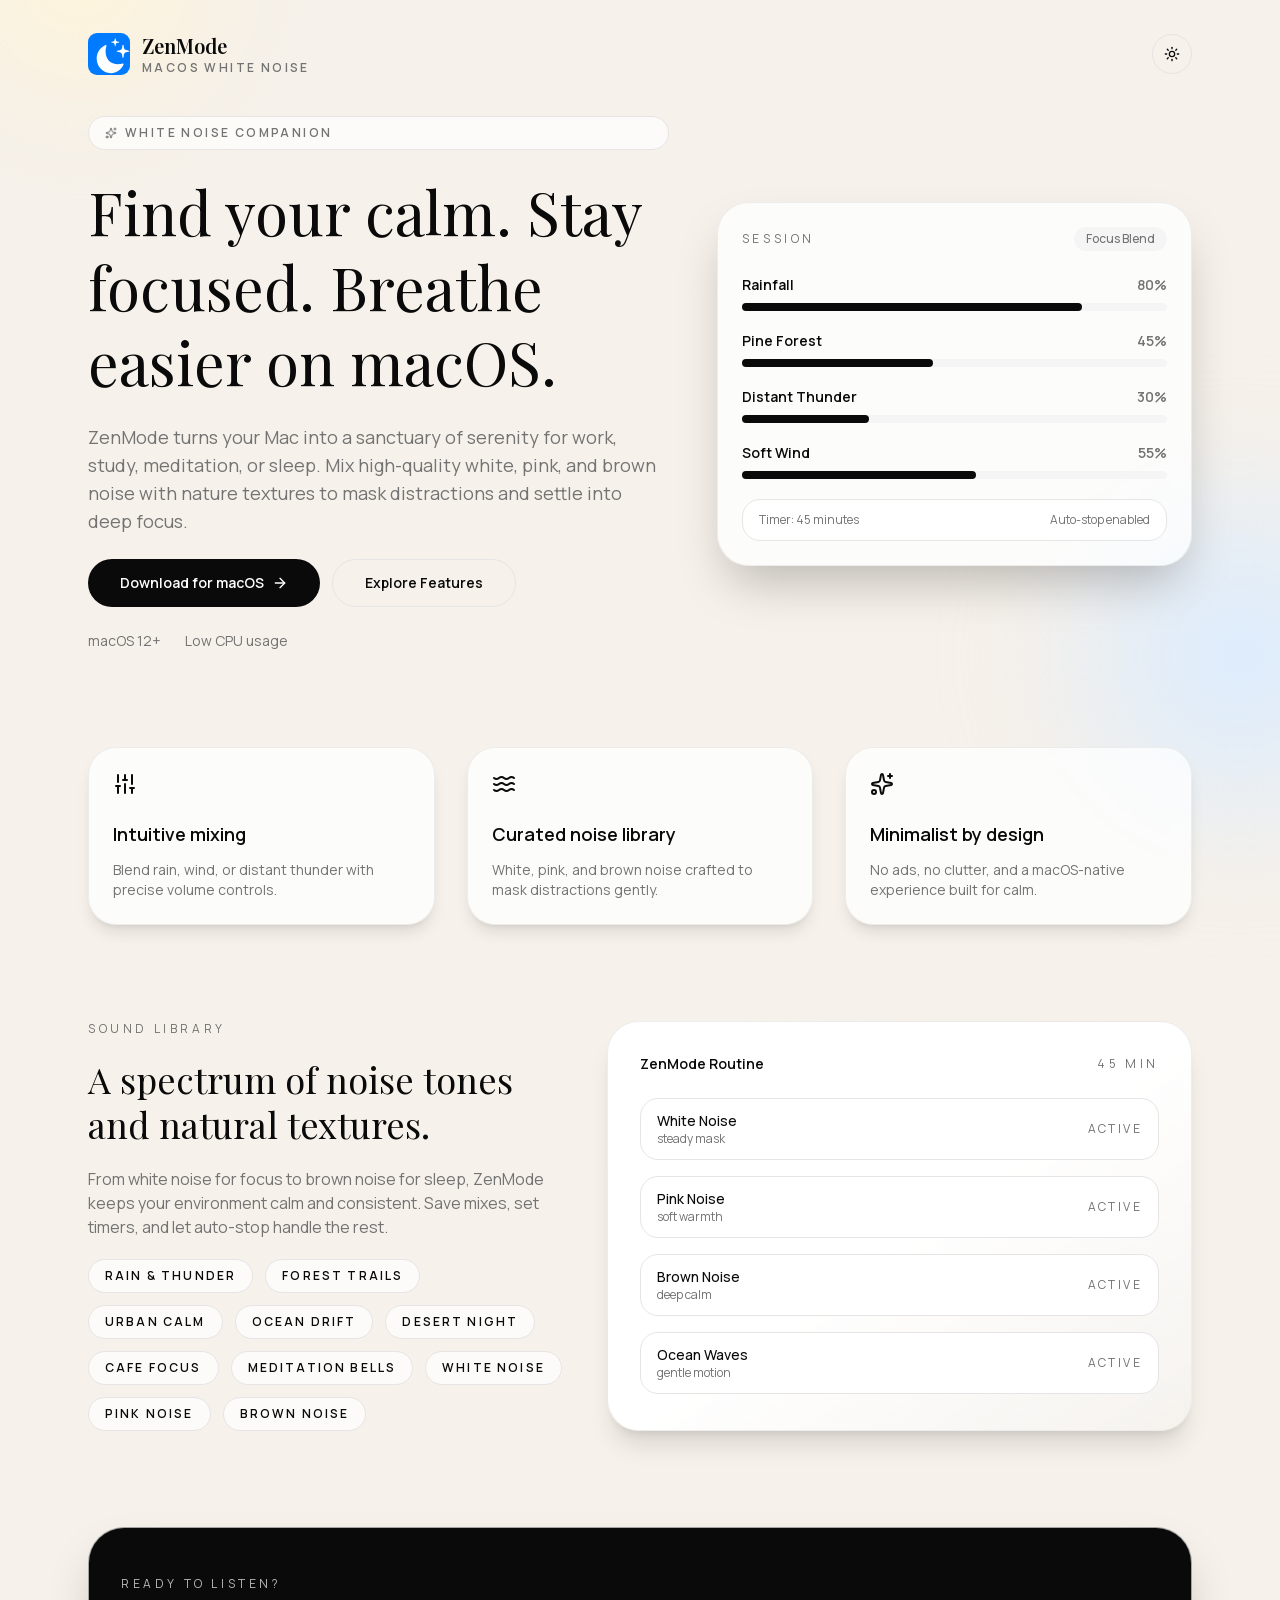
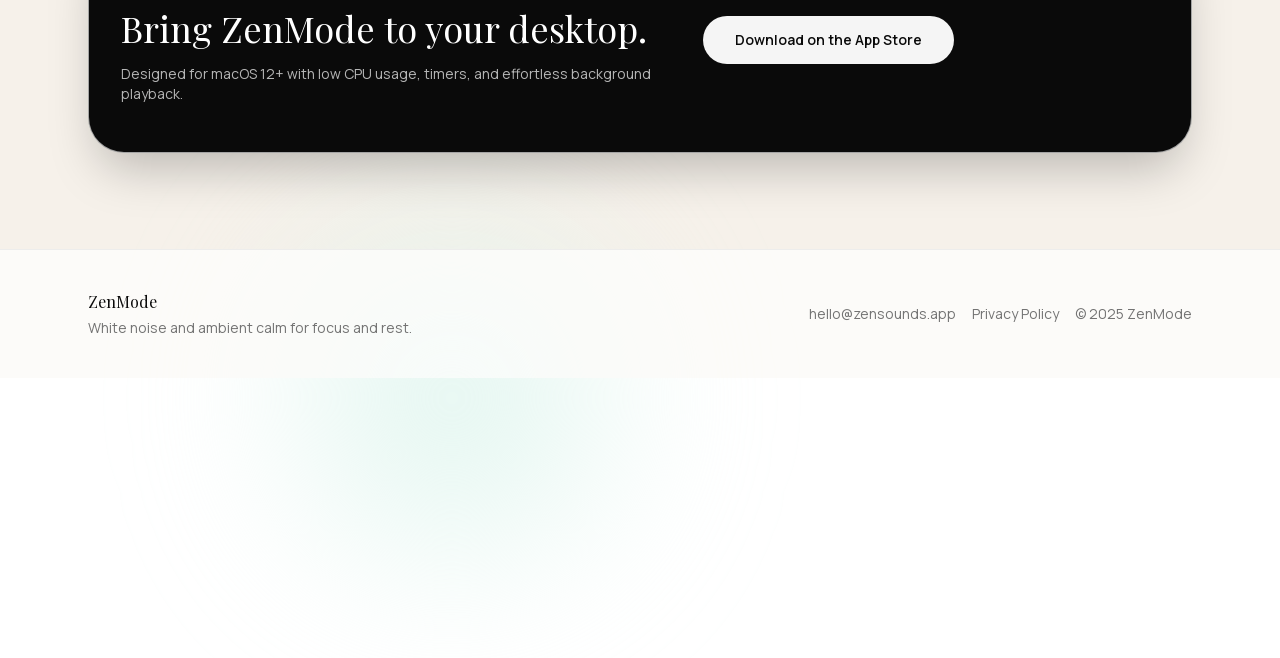
<file: index.html>
<!DOCTYPE html><!--wejLbLSCkbna2i8SCmRKw--><html lang="en"><head><meta charSet="utf-8"/><meta name="viewport" content="width=device-width, initial-scale=1"/><link rel="preload" href="/_next/static/media/2a65768255d6b625-s.p.d19752fb.woff2" as="font" crossorigin="" type="font/woff2"/><link rel="preload" href="/_next/static/media/a343f882a40d2cc9-s.p.71e1367e.woff2" as="font" crossorigin="" type="font/woff2"/><link rel="stylesheet" href="/_next/static/chunks/f637bc692009733d.css" data-precedence="next"/><link rel="preload" as="script" fetchPriority="low" href="/_next/static/chunks/e1d80294ad0e7398.js"/><script src="/_next/static/chunks/d7fed4494911480a.js" async=""></script><script src="/_next/static/chunks/1b48bc4eb8002d80.js" async=""></script><script src="/_next/static/chunks/turbopack-7a085010ad123f3b.js" async=""></script><script src="/_next/static/chunks/88d3b2b369814ec6.js" async=""></script><script src="/_next/static/chunks/483a12865e0bba97.js" async=""></script><script src="/_next/static/chunks/1d3be43a6dda29b7.js" async=""></script><script src="/_next/static/chunks/d86b486ed1249341.js" async=""></script><meta name="next-size-adjust" content=""/><title>ZenMode — White Noise Companion for macOS</title><meta name="description" content="Find your calm with ZenMode, a minimalist macOS white noise mixer for focus, relaxation, and sleep."/><link rel="icon" href="/favicon.ico?favicon.0b3bf435.ico" sizes="256x256" type="image/x-icon"/><script src="/_next/static/chunks/a6dad97d9634a72d.js" noModule=""></script></head><body class="manrope_7102bd49-module__TIbn1W__variable playfair_display_a2a8abc9-module__SQEMyG__variable font-sans antialiased"><div hidden=""><!--$--><!--/$--></div><script>((a,b,c,d,e,f,g,h)=>{let i=document.documentElement,j=["light","dark"];function k(b){var c;(Array.isArray(a)?a:[a]).forEach(a=>{let c="class"===a,d=c&&f?e.map(a=>f[a]||a):e;c?(i.classList.remove(...d),i.classList.add(f&&f[b]?f[b]:b)):i.setAttribute(a,b)}),c=b,h&&j.includes(c)&&(i.style.colorScheme=c)}if(d)k(d);else try{let a=localStorage.getItem(b)||c,d=g&&"system"===a?window.matchMedia("(prefers-color-scheme: dark)").matches?"dark":"light":a;k(d)}catch(a){}})("class","theme","system",null,["light","dark"],null,true,true)</script><div class="relative min-h-screen bg-[#f6f1ea] text-foreground dark:bg-[#0f1111]"><div class="pointer-events-none absolute inset-0"><div class="absolute -left-32 top-[-240px] h-[280px] w-[280px] rounded-full bg-[radial-gradient(circle_at_center,_#fef4d8,_transparent_65%)] blur-2xl dark:bg-[radial-gradient(circle_at_center,_#2a2d2a,_transparent_70%)] sm:h-[350px] sm:w-[350px] md:h-[420px] md:w-[420px]"></div><div class="absolute right-[-220px] top-[20%] h-[320px] w-[320px] rounded-full bg-[radial-gradient(circle_at_center,_#d9ebff,_transparent_65%)] blur-2xl dark:bg-[radial-gradient(circle_at_center,_#1a2738,_transparent_70%)] sm:h-[400px] sm:w-[400px] md:h-[520px] md:w-[520px]"></div><div class="absolute bottom-[-280px] left-[15%] h-[320px] w-[320px] rounded-full bg-[radial-gradient(circle_at_center,_#dff5ee,_transparent_65%)] blur-3xl dark:bg-[radial-gradient(circle_at_center,_#1a2b27,_transparent_70%)] sm:h-[400px] sm:w-[400px] md:h-[520px] md:w-[520px]"></div></div><header class="relative z-10 mx-auto flex w-full max-w-6xl items-center justify-between px-4 pb-6 pt-6 sm:px-6 sm:pb-8 sm:pt-8 md:pb-10"><div class="flex items-center gap-2 text-base font-semibold sm:gap-3 sm:text-lg"><span class="inline-flex items-center justify-center"><img alt="ZenMode logo" loading="lazy" width="36" height="36" decoding="async" data-nimg="1" class="sm:w-[42px] sm:h-[42px]" style="color:transparent" src="/logo.svg"/></span><div><p class="font-display text-lg sm:text-xl">ZenMode</p><p class="text-[10px] uppercase tracking-[0.2em] text-muted-foreground sm:text-xs">macOS White Noise</p></div></div><div class="flex items-center gap-3"><button class="inline-flex items-center justify-center gap-2 whitespace-nowrap rounded-full text-sm font-semibold transition-colors focus-visible:outline-none focus-visible:ring-2 focus-visible:ring-ring/40 disabled:pointer-events-none disabled:opacity-50 border border-border bg-transparent text-foreground hover:bg-muted/60 h-10 w-10 relative" aria-label="Toggle theme" type="button" id="radix-_R_29btb_" aria-haspopup="menu" aria-expanded="false" data-state="closed"><svg xmlns="http://www.w3.org/2000/svg" width="24" height="24" viewBox="0 0 24 24" fill="none" stroke="currentColor" stroke-width="2" stroke-linecap="round" stroke-linejoin="round" class="lucide lucide-sun h-4 w-4 rotate-0 scale-100 transition-all dark:-rotate-90 dark:scale-0" aria-hidden="true"><circle cx="12" cy="12" r="4"></circle><path d="M12 2v2"></path><path d="M12 20v2"></path><path d="m4.93 4.93 1.41 1.41"></path><path d="m17.66 17.66 1.41 1.41"></path><path d="M2 12h2"></path><path d="M20 12h2"></path><path d="m6.34 17.66-1.41 1.41"></path><path d="m19.07 4.93-1.41 1.41"></path></svg><svg xmlns="http://www.w3.org/2000/svg" width="24" height="24" viewBox="0 0 24 24" fill="none" stroke="currentColor" stroke-width="2" stroke-linecap="round" stroke-linejoin="round" class="lucide lucide-moon absolute h-4 w-4 rotate-90 scale-0 transition-all dark:rotate-0 dark:scale-100" aria-hidden="true"><path d="M20.985 12.486a9 9 0 1 1-9.473-9.472c.405-.022.617.46.402.803a6 6 0 0 0 8.268 8.268c.344-.215.825-.004.803.401"></path></svg></button></div></header><main class="relative z-10 mx-auto w-full max-w-6xl px-4 pb-16 sm:px-6 sm:pb-20 md:pb-24"><section class="grid items-center gap-8 md:gap-10 lg:gap-12 lg:grid-cols-[1.1fr_0.9fr]"><div class="flex flex-col gap-4 sm:gap-5 md:gap-6"><div class="inline-flex items-center gap-2 rounded-full border border-border bg-background/70 px-3 py-1.5 text-[10px] font-semibold uppercase tracking-[0.2em] text-muted-foreground sm:px-4 sm:py-2 sm:text-xs"><svg xmlns="http://www.w3.org/2000/svg" width="24" height="24" viewBox="0 0 24 24" fill="none" stroke="currentColor" stroke-width="2" stroke-linecap="round" stroke-linejoin="round" class="lucide lucide-sparkles h-2.5 w-2.5 sm:h-3 sm:w-3" aria-hidden="true"><path d="M11.017 2.814a1 1 0 0 1 1.966 0l1.051 5.558a2 2 0 0 0 1.594 1.594l5.558 1.051a1 1 0 0 1 0 1.966l-5.558 1.051a2 2 0 0 0-1.594 1.594l-1.051 5.558a1 1 0 0 1-1.966 0l-1.051-5.558a2 2 0 0 0-1.594-1.594l-5.558-1.051a1 1 0 0 1 0-1.966l5.558-1.051a2 2 0 0 0 1.594-1.594z"></path><path d="M20 2v4"></path><path d="M22 4h-4"></path><circle cx="4" cy="20" r="2"></circle></svg>White Noise Companion</div><h1 class="font-display text-3xl leading-tight text-foreground sm:text-4xl md:text-5xl lg:text-6xl">Find your calm. Stay focused. Breathe easier on macOS.</h1><p class="max-w-xl text-base text-muted-foreground sm:text-lg">ZenMode turns your Mac into a sanctuary of serenity for work, study, meditation, or sleep. Mix high-quality white, pink, and brown noise with nature textures to mask distractions and settle into deep focus.</p><div class="flex flex-col gap-3 sm:flex-row sm:items-center"><a href="https://apps.apple.com/us/app/zenmode-pro/id6756909858" target="_blank" rel="noopener noreferrer" class="inline-flex items-center justify-center gap-2 whitespace-nowrap rounded-full text-sm font-semibold transition-colors focus-visible:outline-none focus-visible:ring-2 focus-visible:ring-ring/40 disabled:pointer-events-none disabled:opacity-50 bg-foreground text-background hover:bg-foreground/90 h-12 px-8 w-full sm:w-auto">Download for macOS<svg xmlns="http://www.w3.org/2000/svg" width="24" height="24" viewBox="0 0 24 24" fill="none" stroke="currentColor" stroke-width="2" stroke-linecap="round" stroke-linejoin="round" class="lucide lucide-arrow-right h-4 w-4" aria-hidden="true"><path d="M5 12h14"></path><path d="m12 5 7 7-7 7"></path></svg></a><a href="#features" class="inline-flex items-center justify-center gap-2 whitespace-nowrap rounded-full text-sm font-semibold transition-colors focus-visible:outline-none focus-visible:ring-2 focus-visible:ring-ring/40 disabled:pointer-events-none disabled:opacity-50 border border-border bg-transparent text-foreground hover:bg-muted/60 h-12 px-8 w-full sm:w-auto">Explore Features</a></div><div class="flex flex-wrap items-center gap-4 text-xs text-muted-foreground sm:gap-6 sm:text-sm"><span>macOS 12+</span><span>Low CPU usage</span></div></div><div class="rounded-[24px] border border-border/70 bg-background/70 p-4 shadow-2xl backdrop-blur sm:rounded-[28px] sm:p-5 md:rounded-[32px] md:p-6"><div class="flex items-center justify-between pb-4 sm:pb-5 md:pb-6"><p class="text-[10px] uppercase tracking-[0.3em] text-muted-foreground sm:text-xs">Session</p><span class="rounded-full bg-muted px-2 py-0.5 text-[10px] font-medium text-muted-foreground sm:px-3 sm:py-1 sm:text-xs">Focus Blend</span></div><div class="space-y-3 sm:space-y-4 md:space-y-5"><div class="space-y-1.5 sm:space-y-2"><div class="flex items-center justify-between text-xs font-semibold sm:text-sm"><span>Rainfall</span><span class="text-muted-foreground">80%</span></div><div class="h-1.5 rounded-full bg-muted sm:h-2"><div class="h-1.5 rounded-full bg-foreground sm:h-2" style="width:80%"></div></div></div><div class="space-y-1.5 sm:space-y-2"><div class="flex items-center justify-between text-xs font-semibold sm:text-sm"><span>Pine Forest</span><span class="text-muted-foreground">45%</span></div><div class="h-1.5 rounded-full bg-muted sm:h-2"><div class="h-1.5 rounded-full bg-foreground sm:h-2" style="width:45%"></div></div></div><div class="space-y-1.5 sm:space-y-2"><div class="flex items-center justify-between text-xs font-semibold sm:text-sm"><span>Distant Thunder</span><span class="text-muted-foreground">30%</span></div><div class="h-1.5 rounded-full bg-muted sm:h-2"><div class="h-1.5 rounded-full bg-foreground sm:h-2" style="width:30%"></div></div></div><div class="space-y-1.5 sm:space-y-2"><div class="flex items-center justify-between text-xs font-semibold sm:text-sm"><span>Soft Wind</span><span class="text-muted-foreground">55%</span></div><div class="h-1.5 rounded-full bg-muted sm:h-2"><div class="h-1.5 rounded-full bg-foreground sm:h-2" style="width:55%"></div></div></div></div><div class="mt-4 flex flex-col gap-2 rounded-xl border border-border bg-background px-3 py-2 text-[10px] text-muted-foreground sm:mt-5 sm:flex-row sm:items-center sm:justify-between sm:rounded-2xl sm:px-4 sm:py-3 sm:text-xs"><span>Timer: 45 minutes</span><span>Auto-stop enabled</span></div></div></section><section id="features" class="mt-16 grid gap-6 sm:mt-20 sm:gap-7 md:mt-24 md:grid-cols-2 md:gap-8 lg:grid-cols-3"><div class="rounded-[20px] border border-border/70 bg-background/70 p-5 shadow-lg backdrop-blur sm:rounded-[24px] sm:p-6 md:rounded-[28px]"><svg xmlns="http://www.w3.org/2000/svg" width="24" height="24" viewBox="0 0 24 24" fill="none" stroke="currentColor" stroke-width="2" stroke-linecap="round" stroke-linejoin="round" class="lucide lucide-sliders-vertical h-5 w-5 sm:h-6 sm:w-6" aria-hidden="true"><path d="M10 8h4"></path><path d="M12 21v-9"></path><path d="M12 8V3"></path><path d="M17 16h4"></path><path d="M19 12V3"></path><path d="M19 21v-5"></path><path d="M3 14h4"></path><path d="M5 10V3"></path><path d="M5 21v-7"></path></svg><h3 class="mt-4 text-base font-semibold sm:mt-5 sm:text-lg md:mt-6">Intuitive mixing</h3><p class="mt-2 text-xs text-muted-foreground sm:mt-3 sm:text-sm">Blend rain, wind, or distant thunder with precise volume controls.</p></div><div class="rounded-[20px] border border-border/70 bg-background/70 p-5 shadow-lg backdrop-blur sm:rounded-[24px] sm:p-6 md:rounded-[28px]"><svg xmlns="http://www.w3.org/2000/svg" width="24" height="24" viewBox="0 0 24 24" fill="none" stroke="currentColor" stroke-width="2" stroke-linecap="round" stroke-linejoin="round" class="lucide lucide-waves h-5 w-5 sm:h-6 sm:w-6" aria-hidden="true"><path d="M2 6c.6.5 1.2 1 2.5 1C7 7 7 5 9.5 5c2.6 0 2.4 2 5 2 2.5 0 2.5-2 5-2 1.3 0 1.9.5 2.5 1"></path><path d="M2 12c.6.5 1.2 1 2.5 1 2.5 0 2.5-2 5-2 2.6 0 2.4 2 5 2 2.5 0 2.5-2 5-2 1.3 0 1.9.5 2.5 1"></path><path d="M2 18c.6.5 1.2 1 2.5 1 2.5 0 2.5-2 5-2 2.6 0 2.4 2 5 2 2.5 0 2.5-2 5-2 1.3 0 1.9.5 2.5 1"></path></svg><h3 class="mt-4 text-base font-semibold sm:mt-5 sm:text-lg md:mt-6">Curated noise library</h3><p class="mt-2 text-xs text-muted-foreground sm:mt-3 sm:text-sm">White, pink, and brown noise crafted to mask distractions gently.</p></div><div class="rounded-[20px] border border-border/70 bg-background/70 p-5 shadow-lg backdrop-blur sm:rounded-[24px] sm:p-6 md:rounded-[28px]"><svg xmlns="http://www.w3.org/2000/svg" width="24" height="24" viewBox="0 0 24 24" fill="none" stroke="currentColor" stroke-width="2" stroke-linecap="round" stroke-linejoin="round" class="lucide lucide-sparkles h-5 w-5 sm:h-6 sm:w-6" aria-hidden="true"><path d="M11.017 2.814a1 1 0 0 1 1.966 0l1.051 5.558a2 2 0 0 0 1.594 1.594l5.558 1.051a1 1 0 0 1 0 1.966l-5.558 1.051a2 2 0 0 0-1.594 1.594l-1.051 5.558a1 1 0 0 1-1.966 0l-1.051-5.558a2 2 0 0 0-1.594-1.594l-5.558-1.051a1 1 0 0 1 0-1.966l5.558-1.051a2 2 0 0 0 1.594-1.594z"></path><path d="M20 2v4"></path><path d="M22 4h-4"></path><circle cx="4" cy="20" r="2"></circle></svg><h3 class="mt-4 text-base font-semibold sm:mt-5 sm:text-lg md:mt-6">Minimalist by design</h3><p class="mt-2 text-xs text-muted-foreground sm:mt-3 sm:text-sm">No ads, no clutter, and a macOS-native experience built for calm.</p></div></section><section id="library" class="mt-16 grid gap-8 sm:mt-20 sm:gap-9 md:mt-24 md:gap-10 lg:grid-cols-[0.9fr_1.1fr]"><div class="space-y-4 sm:space-y-5"><p class="text-[10px] uppercase tracking-[0.3em] text-muted-foreground sm:text-xs">Sound Library</p><h2 class="font-display text-2xl leading-tight sm:text-3xl md:text-4xl">A spectrum of noise tones and natural textures.</h2><p class="text-sm text-muted-foreground sm:text-base">From white noise for focus to brown noise for sleep, ZenMode keeps your environment calm and consistent. Save mixes, set timers, and let auto-stop handle the rest.</p><div class="flex flex-wrap gap-2 text-xs sm:gap-3 sm:text-sm"><span class="rounded-full border border-border bg-background/70 px-3 py-1.5 text-[10px] font-semibold uppercase tracking-[0.18em] sm:px-4 sm:py-2 sm:text-xs">Rain &amp; Thunder</span><span class="rounded-full border border-border bg-background/70 px-3 py-1.5 text-[10px] font-semibold uppercase tracking-[0.18em] sm:px-4 sm:py-2 sm:text-xs">Forest Trails</span><span class="rounded-full border border-border bg-background/70 px-3 py-1.5 text-[10px] font-semibold uppercase tracking-[0.18em] sm:px-4 sm:py-2 sm:text-xs">Urban Calm</span><span class="rounded-full border border-border bg-background/70 px-3 py-1.5 text-[10px] font-semibold uppercase tracking-[0.18em] sm:px-4 sm:py-2 sm:text-xs">Ocean Drift</span><span class="rounded-full border border-border bg-background/70 px-3 py-1.5 text-[10px] font-semibold uppercase tracking-[0.18em] sm:px-4 sm:py-2 sm:text-xs">Desert Night</span><span class="rounded-full border border-border bg-background/70 px-3 py-1.5 text-[10px] font-semibold uppercase tracking-[0.18em] sm:px-4 sm:py-2 sm:text-xs">Cafe Focus</span><span class="rounded-full border border-border bg-background/70 px-3 py-1.5 text-[10px] font-semibold uppercase tracking-[0.18em] sm:px-4 sm:py-2 sm:text-xs">Meditation Bells</span><span class="rounded-full border border-border bg-background/70 px-3 py-1.5 text-[10px] font-semibold uppercase tracking-[0.18em] sm:px-4 sm:py-2 sm:text-xs">White Noise</span><span class="rounded-full border border-border bg-background/70 px-3 py-1.5 text-[10px] font-semibold uppercase tracking-[0.18em] sm:px-4 sm:py-2 sm:text-xs">Pink Noise</span><span class="rounded-full border border-border bg-background/70 px-3 py-1.5 text-[10px] font-semibold uppercase tracking-[0.18em] sm:px-4 sm:py-2 sm:text-xs">Brown Noise</span></div></div><div class="rounded-[24px] border border-border/70 bg-gradient-to-br from-background via-background to-muted/40 p-6 shadow-xl sm:rounded-[28px] sm:p-7 md:rounded-[32px] md:p-8"><div class="flex items-center justify-between"><p class="text-xs font-semibold sm:text-sm">ZenMode Routine</p><span class="text-[10px] uppercase tracking-[0.3em] text-muted-foreground sm:text-xs">45 min</span></div><div class="mt-4 space-y-3 sm:mt-5 sm:space-y-3.5 md:mt-6 md:space-y-4"><div class="flex items-center justify-between rounded-xl border border-border bg-background px-3 py-2 sm:rounded-2xl sm:px-4 sm:py-3"><div><p class="text-xs font-medium sm:text-sm">White Noise</p><p class="text-[10px] text-muted-foreground sm:text-xs">steady mask</p></div><span class="text-[10px] uppercase tracking-[0.2em] text-muted-foreground sm:text-xs">Active</span></div><div class="flex items-center justify-between rounded-xl border border-border bg-background px-3 py-2 sm:rounded-2xl sm:px-4 sm:py-3"><div><p class="text-xs font-medium sm:text-sm">Pink Noise</p><p class="text-[10px] text-muted-foreground sm:text-xs">soft warmth</p></div><span class="text-[10px] uppercase tracking-[0.2em] text-muted-foreground sm:text-xs">Active</span></div><div class="flex items-center justify-between rounded-xl border border-border bg-background px-3 py-2 sm:rounded-2xl sm:px-4 sm:py-3"><div><p class="text-xs font-medium sm:text-sm">Brown Noise</p><p class="text-[10px] text-muted-foreground sm:text-xs">deep calm</p></div><span class="text-[10px] uppercase tracking-[0.2em] text-muted-foreground sm:text-xs">Active</span></div><div class="flex items-center justify-between rounded-xl border border-border bg-background px-3 py-2 sm:rounded-2xl sm:px-4 sm:py-3"><div><p class="text-xs font-medium sm:text-sm">Ocean Waves</p><p class="text-[10px] text-muted-foreground sm:text-xs">gentle motion</p></div><span class="text-[10px] uppercase tracking-[0.2em] text-muted-foreground sm:text-xs">Active</span></div></div></div></section><section id="download" class="mt-16 rounded-[24px] border border-border/70 bg-foreground px-6 py-8 text-background shadow-2xl sm:mt-20 sm:rounded-[28px] sm:px-7 sm:py-10 md:mt-24 md:rounded-[32px] md:px-8 md:py-12 lg:rounded-[36px]"><div class="grid gap-5 sm:gap-6 lg:grid-cols-[1.1fr_0.9fr] lg:items-center"><div class="space-y-3 sm:space-y-4"><p class="text-[10px] uppercase tracking-[0.3em] text-background/70 sm:text-xs">Ready to listen?</p><h2 class="font-display text-2xl sm:text-3xl md:text-4xl">Bring ZenMode to your desktop.</h2><p class="text-xs text-background/70 sm:text-sm">Designed for macOS 12+ with low CPU usage, timers, and effortless background playback.</p></div><div class="flex flex-col gap-3 sm:flex-row sm:items-center sm:gap-4"><a href="https://apps.apple.com/us/app/zenmode-pro/id6756909858" target="_blank" rel="noopener noreferrer" class="inline-flex items-center justify-center gap-2 whitespace-nowrap rounded-full text-sm font-semibold transition-colors focus-visible:outline-none focus-visible:ring-2 focus-visible:ring-ring/40 disabled:pointer-events-none disabled:opacity-50 bg-muted text-foreground hover:bg-muted/80 h-12 px-8 w-full sm:w-auto">Download on the App Store</a></div></div></section></main><footer class="relative z-10 border-t border-border/60 bg-background/70 py-8 sm:py-9 md:py-10"><div class="mx-auto flex w-full max-w-6xl flex-col gap-5 px-4 text-xs text-muted-foreground sm:gap-6 sm:px-6 sm:text-sm md:flex-row md:items-center md:justify-between"><div><p class="font-display text-sm text-foreground sm:text-base">ZenMode</p><p class="mt-1">White noise and ambient calm for focus and rest.</p></div><div class="flex flex-wrap items-center gap-3 sm:gap-4"><a class="hover:text-foreground break-all sm:break-normal" href="mailto:hello@zensounds.app">hello@zensounds.app</a><a class="hover:text-foreground" href="/privacy">Privacy Policy</a><span>© 2025 ZenMode</span></div></div></footer></div><!--$--><!--/$--><script src="/_next/static/chunks/e1d80294ad0e7398.js" id="_R_" async=""></script><script>(self.__next_f=self.__next_f||[]).push([0])</script><script>self.__next_f.push([1,"1:\"$Sreact.fragment\"\n2:I[89554,[\"/_next/static/chunks/88d3b2b369814ec6.js\"],\"ThemeProvider\"]\n3:I[92337,[\"/_next/static/chunks/483a12865e0bba97.js\",\"/_next/static/chunks/1d3be43a6dda29b7.js\"],\"default\"]\n4:I[64226,[\"/_next/static/chunks/483a12865e0bba97.js\",\"/_next/static/chunks/1d3be43a6dda29b7.js\"],\"default\"]\n5:I[72039,[\"/_next/static/chunks/88d3b2b369814ec6.js\",\"/_next/static/chunks/483a12865e0bba97.js\",\"/_next/static/chunks/d86b486ed1249341.js\"],\"Image\"]\n6:I[93539,[\"/_next/static/chunks/88d3b2b369814ec6.js\",\"/_next/static/chunks/483a12865e0bba97.js\",\"/_next/static/chunks/d86b486ed1249341.js\"],\"ThemeToggle\"]\n11:I[54354,[],\"default\"]\n:HL[\"/_next/static/chunks/f637bc692009733d.css\",\"style\"]\n:HL[\"/_next/static/media/2a65768255d6b625-s.p.d19752fb.woff2\",\"font\",{\"crossOrigin\":\"\",\"type\":\"font/woff2\"}]\n:HL[\"/_next/static/media/a343f882a40d2cc9-s.p.71e1367e.woff2\",\"font\",{\"crossOrigin\":\"\",\"type\":\"font/woff2\"}]\n"])</script><script>self.__next_f.push([1,"0:{\"P\":null,\"b\":\"wejLbLSCkbna2i8SCmRKw\",\"c\":[\"\",\"\"],\"q\":\"\",\"i\":false,\"f\":[[[\"\",{\"children\":[\"__PAGE__\",{}]},\"$undefined\",\"$undefined\",true],[[\"$\",\"$1\",\"c\",{\"children\":[[[\"$\",\"link\",\"0\",{\"rel\":\"stylesheet\",\"href\":\"/_next/static/chunks/f637bc692009733d.css\",\"precedence\":\"next\",\"crossOrigin\":\"$undefined\",\"nonce\":\"$undefined\"}],[\"$\",\"script\",\"script-0\",{\"src\":\"/_next/static/chunks/88d3b2b369814ec6.js\",\"async\":true,\"nonce\":\"$undefined\"}]],[\"$\",\"html\",null,{\"lang\":\"en\",\"suppressHydrationWarning\":true,\"children\":[\"$\",\"body\",null,{\"className\":\"manrope_7102bd49-module__TIbn1W__variable playfair_display_a2a8abc9-module__SQEMyG__variable font-sans antialiased\",\"children\":[\"$\",\"$L2\",null,{\"attribute\":\"class\",\"defaultTheme\":\"system\",\"enableSystem\":true,\"disableTransitionOnChange\":true,\"children\":[\"$\",\"$L3\",null,{\"parallelRouterKey\":\"children\",\"error\":\"$undefined\",\"errorStyles\":\"$undefined\",\"errorScripts\":\"$undefined\",\"template\":[\"$\",\"$L4\",null,{}],\"templateStyles\":\"$undefined\",\"templateScripts\":\"$undefined\",\"notFound\":[[[\"$\",\"title\",null,{\"children\":\"404: This page could not be found.\"}],[\"$\",\"div\",null,{\"style\":{\"fontFamily\":\"system-ui,\\\"Segoe UI\\\",Roboto,Helvetica,Arial,sans-serif,\\\"Apple Color Emoji\\\",\\\"Segoe UI Emoji\\\"\",\"height\":\"100vh\",\"textAlign\":\"center\",\"display\":\"flex\",\"flexDirection\":\"column\",\"alignItems\":\"center\",\"justifyContent\":\"center\"},\"children\":[\"$\",\"div\",null,{\"children\":[[\"$\",\"style\",null,{\"dangerouslySetInnerHTML\":{\"__html\":\"body{color:#000;background:#fff;margin:0}.next-error-h1{border-right:1px solid rgba(0,0,0,.3)}@media (prefers-color-scheme:dark){body{color:#fff;background:#000}.next-error-h1{border-right:1px solid rgba(255,255,255,.3)}}\"}}],[\"$\",\"h1\",null,{\"className\":\"next-error-h1\",\"style\":{\"display\":\"inline-block\",\"margin\":\"0 20px 0 0\",\"padding\":\"0 23px 0 0\",\"fontSize\":24,\"fontWeight\":500,\"verticalAlign\":\"top\",\"lineHeight\":\"49px\"},\"children\":404}],[\"$\",\"div\",null,{\"style\":{\"display\":\"inline-block\"},\"children\":[\"$\",\"h2\",null,{\"style\":{\"fontSize\":14,\"fontWeight\":400,\"lineHeight\":\"49px\",\"margin\":0},\"children\":\"This page could not be found.\"}]}]]}]}]],[]],\"forbidden\":\"$undefined\",\"unauthorized\":\"$undefined\"}]}]}]}]]}],{\"children\":[[\"$\",\"$1\",\"c\",{\"children\":[[\"$\",\"div\",null,{\"className\":\"relative min-h-screen bg-[#f6f1ea] text-foreground dark:bg-[#0f1111]\",\"children\":[[\"$\",\"div\",null,{\"className\":\"pointer-events-none absolute inset-0\",\"children\":[[\"$\",\"div\",null,{\"className\":\"absolute -left-32 top-[-240px] h-[280px] w-[280px] rounded-full bg-[radial-gradient(circle_at_center,_#fef4d8,_transparent_65%)] blur-2xl dark:bg-[radial-gradient(circle_at_center,_#2a2d2a,_transparent_70%)] sm:h-[350px] sm:w-[350px] md:h-[420px] md:w-[420px]\"}],[\"$\",\"div\",null,{\"className\":\"absolute right-[-220px] top-[20%] h-[320px] w-[320px] rounded-full bg-[radial-gradient(circle_at_center,_#d9ebff,_transparent_65%)] blur-2xl dark:bg-[radial-gradient(circle_at_center,_#1a2738,_transparent_70%)] sm:h-[400px] sm:w-[400px] md:h-[520px] md:w-[520px]\"}],[\"$\",\"div\",null,{\"className\":\"absolute bottom-[-280px] left-[15%] h-[320px] w-[320px] rounded-full bg-[radial-gradient(circle_at_center,_#dff5ee,_transparent_65%)] blur-3xl dark:bg-[radial-gradient(circle_at_center,_#1a2b27,_transparent_70%)] sm:h-[400px] sm:w-[400px] md:h-[520px] md:w-[520px]\"}]]}],[\"$\",\"header\",null,{\"className\":\"relative z-10 mx-auto flex w-full max-w-6xl items-center justify-between px-4 pb-6 pt-6 sm:px-6 sm:pb-8 sm:pt-8 md:pb-10\",\"children\":[[\"$\",\"div\",null,{\"className\":\"flex items-center gap-2 text-base font-semibold sm:gap-3 sm:text-lg\",\"children\":[[\"$\",\"span\",null,{\"className\":\"inline-flex items-center justify-center\",\"children\":[\"$\",\"$L5\",null,{\"src\":\"/logo.svg\",\"alt\":\"ZenMode logo\",\"width\":36,\"height\":36,\"className\":\"sm:w-[42px] sm:h-[42px]\"}]}],[\"$\",\"div\",null,{\"children\":[[\"$\",\"p\",null,{\"className\":\"font-display text-lg sm:text-xl\",\"children\":\"ZenMode\"}],[\"$\",\"p\",null,{\"className\":\"text-[10px] uppercase tracking-[0.2em] text-muted-foreground sm:text-xs\",\"children\":\"macOS White Noise\"}]]}]]}],[\"$\",\"div\",null,{\"className\":\"flex items-center gap-3\",\"children\":[\"$\",\"$L6\",null,{}]}]]}],[\"$\",\"main\",null,{\"className\":\"relative z-10 mx-auto w-full max-w-6xl px-4 pb-16 sm:px-6 sm:pb-20 md:pb-24\",\"children\":[[\"$\",\"section\",null,{\"className\":\"grid items-center gap-8 md:gap-10 lg:gap-12 lg:grid-cols-[1.1fr_0.9fr]\",\"children\":[\"$L7\",\"$L8\"]}],\"$L9\",\"$La\",\"$Lb\"]}],\"$Lc\"]}],[\"$Ld\",\"$Le\"],\"$Lf\"]}],{},null,false,false]},null,false,false],\"$L10\",false]],\"m\":\"$undefined\",\"G\":[\"$11\",[]],\"S\":true}\n"])</script><script>self.__next_f.push([1,"17:I[2718,[\"/_next/static/chunks/483a12865e0bba97.js\",\"/_next/static/chunks/1d3be43a6dda29b7.js\"],\"OutletBoundary\"]\n18:\"$Sreact.suspense\"\n1a:I[2718,[\"/_next/static/chunks/483a12865e0bba97.js\",\"/_next/static/chunks/1d3be43a6dda29b7.js\"],\"ViewportBoundary\"]\n1c:I[2718,[\"/_next/static/chunks/483a12865e0bba97.js\",\"/_next/static/chunks/1d3be43a6dda29b7.js\"],\"MetadataBoundary\"]\n"])</script><script>self.__next_f.push([1,"7:[\"$\",\"div\",null,{\"className\":\"flex flex-col gap-4 sm:gap-5 md:gap-6\",\"children\":[[\"$\",\"div\",null,{\"className\":\"inline-flex items-center gap-2 rounded-full border border-border bg-background/70 px-3 py-1.5 text-[10px] font-semibold uppercase tracking-[0.2em] text-muted-foreground sm:px-4 sm:py-2 sm:text-xs\",\"children\":[[\"$\",\"svg\",null,{\"ref\":\"$undefined\",\"xmlns\":\"http://www.w3.org/2000/svg\",\"width\":24,\"height\":24,\"viewBox\":\"0 0 24 24\",\"fill\":\"none\",\"stroke\":\"currentColor\",\"strokeWidth\":2,\"strokeLinecap\":\"round\",\"strokeLinejoin\":\"round\",\"className\":\"lucide lucide-sparkles h-2.5 w-2.5 sm:h-3 sm:w-3\",\"aria-hidden\":\"true\",\"children\":[[\"$\",\"path\",\"1s2grr\",{\"d\":\"M11.017 2.814a1 1 0 0 1 1.966 0l1.051 5.558a2 2 0 0 0 1.594 1.594l5.558 1.051a1 1 0 0 1 0 1.966l-5.558 1.051a2 2 0 0 0-1.594 1.594l-1.051 5.558a1 1 0 0 1-1.966 0l-1.051-5.558a2 2 0 0 0-1.594-1.594l-5.558-1.051a1 1 0 0 1 0-1.966l5.558-1.051a2 2 0 0 0 1.594-1.594z\"}],[\"$\",\"path\",\"1rf3ol\",{\"d\":\"M20 2v4\"}],[\"$\",\"path\",\"gwowj6\",{\"d\":\"M22 4h-4\"}],[\"$\",\"circle\",\"6kqj1y\",{\"cx\":\"4\",\"cy\":\"20\",\"r\":\"2\"}],\"$undefined\"]}],\"White Noise Companion\"]}],[\"$\",\"h1\",null,{\"className\":\"font-display text-3xl leading-tight text-foreground sm:text-4xl md:text-5xl lg:text-6xl\",\"children\":\"Find your calm. Stay focused. Breathe easier on macOS.\"}],[\"$\",\"p\",null,{\"className\":\"max-w-xl text-base text-muted-foreground sm:text-lg\",\"children\":\"ZenMode turns your Mac into a sanctuary of serenity for work, study, meditation, or sleep. Mix high-quality white, pink, and brown noise with nature textures to mask distractions and settle into deep focus.\"}],[\"$\",\"div\",null,{\"className\":\"flex flex-col gap-3 sm:flex-row sm:items-center\",\"children\":[[\"$\",\"a\",null,{\"href\":\"https://apps.apple.com/us/app/zenmode-pro/id6756909858\",\"target\":\"_blank\",\"rel\":\"noopener noreferrer\",\"children\":[\"Download for macOS\",[\"$\",\"svg\",null,{\"ref\":\"$undefined\",\"xmlns\":\"http://www.w3.org/2000/svg\",\"width\":24,\"height\":24,\"viewBox\":\"0 0 24 24\",\"fill\":\"none\",\"stroke\":\"currentColor\",\"strokeWidth\":2,\"strokeLinecap\":\"round\",\"strokeLinejoin\":\"round\",\"className\":\"lucide lucide-arrow-right h-4 w-4\",\"aria-hidden\":\"true\",\"children\":[[\"$\",\"path\",\"1ays0h\",{\"d\":\"M5 12h14\"}],[\"$\",\"path\",\"xquz4c\",{\"d\":\"m12 5 7 7-7 7\"}],\"$undefined\"]}]],\"className\":\"inline-flex items-center justify-center gap-2 whitespace-nowrap rounded-full text-sm font-semibold transition-colors focus-visible:outline-none focus-visible:ring-2 focus-visible:ring-ring/40 disabled:pointer-events-none disabled:opacity-50 bg-foreground text-background hover:bg-foreground/90 h-12 px-8 w-full sm:w-auto\",\"ref\":null}],[\"$\",\"a\",null,{\"href\":\"#features\",\"children\":\"Explore Features\",\"className\":\"inline-flex items-center justify-center gap-2 whitespace-nowrap rounded-full text-sm font-semibold transition-colors focus-visible:outline-none focus-visible:ring-2 focus-visible:ring-ring/40 disabled:pointer-events-none disabled:opacity-50 border border-border bg-transparent text-foreground hover:bg-muted/60 h-12 px-8 w-full sm:w-auto\",\"ref\":null}]]}],[\"$\",\"div\",null,{\"className\":\"flex flex-wrap items-center gap-4 text-xs text-muted-foreground sm:gap-6 sm:text-sm\",\"children\":[[\"$\",\"span\",null,{\"children\":\"macOS 12+\"}],[\"$\",\"span\",null,{\"children\":\"Low CPU usage\"}]]}]]}]\n"])</script><script>self.__next_f.push([1,"8:[\"$\",\"div\",null,{\"className\":\"rounded-[24px] border border-border/70 bg-background/70 p-4 shadow-2xl backdrop-blur sm:rounded-[28px] sm:p-5 md:rounded-[32px] md:p-6\",\"children\":[[\"$\",\"div\",null,{\"className\":\"flex items-center justify-between pb-4 sm:pb-5 md:pb-6\",\"children\":[[\"$\",\"p\",null,{\"className\":\"text-[10px] uppercase tracking-[0.3em] text-muted-foreground sm:text-xs\",\"children\":\"Session\"}],[\"$\",\"span\",null,{\"className\":\"rounded-full bg-muted px-2 py-0.5 text-[10px] font-medium text-muted-foreground sm:px-3 sm:py-1 sm:text-xs\",\"children\":\"Focus Blend\"}]]}],[\"$\",\"div\",null,{\"className\":\"space-y-3 sm:space-y-4 md:space-y-5\",\"children\":[[\"$\",\"div\",\"Rainfall\",{\"className\":\"space-y-1.5 sm:space-y-2\",\"children\":[[\"$\",\"div\",null,{\"className\":\"flex items-center justify-between text-xs font-semibold sm:text-sm\",\"children\":[[\"$\",\"span\",null,{\"children\":\"Rainfall\"}],[\"$\",\"span\",null,{\"className\":\"text-muted-foreground\",\"children\":\"80%\"}]]}],[\"$\",\"div\",null,{\"className\":\"h-1.5 rounded-full bg-muted sm:h-2\",\"children\":[\"$\",\"div\",null,{\"className\":\"h-1.5 rounded-full bg-foreground sm:h-2\",\"style\":{\"width\":\"80%\"}}]}]]}],[\"$\",\"div\",\"Pine Forest\",{\"className\":\"space-y-1.5 sm:space-y-2\",\"children\":[[\"$\",\"div\",null,{\"className\":\"flex items-center justify-between text-xs font-semibold sm:text-sm\",\"children\":[[\"$\",\"span\",null,{\"children\":\"Pine Forest\"}],[\"$\",\"span\",null,{\"className\":\"text-muted-foreground\",\"children\":\"45%\"}]]}],[\"$\",\"div\",null,{\"className\":\"h-1.5 rounded-full bg-muted sm:h-2\",\"children\":[\"$\",\"div\",null,{\"className\":\"h-1.5 rounded-full bg-foreground sm:h-2\",\"style\":{\"width\":\"45%\"}}]}]]}],[\"$\",\"div\",\"Distant Thunder\",{\"className\":\"space-y-1.5 sm:space-y-2\",\"children\":[[\"$\",\"div\",null,{\"className\":\"flex items-center justify-between text-xs font-semibold sm:text-sm\",\"children\":[[\"$\",\"span\",null,{\"children\":\"Distant Thunder\"}],[\"$\",\"span\",null,{\"className\":\"text-muted-foreground\",\"children\":\"30%\"}]]}],[\"$\",\"div\",null,{\"className\":\"h-1.5 rounded-full bg-muted sm:h-2\",\"children\":[\"$\",\"div\",null,{\"className\":\"h-1.5 rounded-full bg-foreground sm:h-2\",\"style\":{\"width\":\"30%\"}}]}]]}],[\"$\",\"div\",\"Soft Wind\",{\"className\":\"space-y-1.5 sm:space-y-2\",\"children\":[[\"$\",\"div\",null,{\"className\":\"flex items-center justify-between text-xs font-semibold sm:text-sm\",\"children\":[[\"$\",\"span\",null,{\"children\":\"Soft Wind\"}],[\"$\",\"span\",null,{\"className\":\"text-muted-foreground\",\"children\":\"55%\"}]]}],[\"$\",\"div\",null,{\"className\":\"h-1.5 rounded-full bg-muted sm:h-2\",\"children\":[\"$\",\"div\",null,{\"className\":\"h-1.5 rounded-full bg-foreground sm:h-2\",\"style\":{\"width\":\"55%\"}}]}]]}]]}],[\"$\",\"div\",null,{\"className\":\"mt-4 flex flex-col gap-2 rounded-xl border border-border bg-background px-3 py-2 text-[10px] text-muted-foreground sm:mt-5 sm:flex-row sm:items-center sm:justify-between sm:rounded-2xl sm:px-4 sm:py-3 sm:text-xs\",\"children\":[[\"$\",\"span\",null,{\"children\":\"Timer: 45 minutes\"}],[\"$\",\"span\",null,{\"children\":\"Auto-stop enabled\"}]]}]]}]\n"])</script><script>self.__next_f.push([1,"9:[\"$\",\"section\",null,{\"id\":\"features\",\"className\":\"mt-16 grid gap-6 sm:mt-20 sm:gap-7 md:mt-24 md:grid-cols-2 md:gap-8 lg:grid-cols-3\",\"children\":[[\"$\",\"div\",\"Intuitive mixing\",{\"className\":\"rounded-[20px] border border-border/70 bg-background/70 p-5 shadow-lg backdrop-blur sm:rounded-[24px] sm:p-6 md:rounded-[28px]\",\"children\":[[\"$\",\"svg\",null,{\"ref\":\"$undefined\",\"xmlns\":\"http://www.w3.org/2000/svg\",\"width\":24,\"height\":24,\"viewBox\":\"0 0 24 24\",\"fill\":\"none\",\"stroke\":\"currentColor\",\"strokeWidth\":2,\"strokeLinecap\":\"round\",\"strokeLinejoin\":\"round\",\"className\":\"lucide lucide-sliders-vertical h-5 w-5 sm:h-6 sm:w-6\",\"aria-hidden\":\"true\",\"children\":[[\"$\",\"path\",\"1sr2af\",{\"d\":\"M10 8h4\"}],[\"$\",\"path\",\"17s77i\",{\"d\":\"M12 21v-9\"}],[\"$\",\"path\",\"13r4qs\",{\"d\":\"M12 8V3\"}],[\"$\",\"path\",\"h1uq16\",{\"d\":\"M17 16h4\"}],[\"$\",\"path\",\"o1uvq1\",{\"d\":\"M19 12V3\"}],[\"$\",\"path\",\"qua636\",{\"d\":\"M19 21v-5\"}],[\"$\",\"path\",\"bcjad9\",{\"d\":\"M3 14h4\"}],[\"$\",\"path\",\"cb8scm\",{\"d\":\"M5 10V3\"}],[\"$\",\"path\",\"1w1uti\",{\"d\":\"M5 21v-7\"}],\"$undefined\"]}],[\"$\",\"h3\",null,{\"className\":\"mt-4 text-base font-semibold sm:mt-5 sm:text-lg md:mt-6\",\"children\":\"Intuitive mixing\"}],[\"$\",\"p\",null,{\"className\":\"mt-2 text-xs text-muted-foreground sm:mt-3 sm:text-sm\",\"children\":\"Blend rain, wind, or distant thunder with precise volume controls.\"}]]}],[\"$\",\"div\",\"Curated noise library\",{\"className\":\"rounded-[20px] border border-border/70 bg-background/70 p-5 shadow-lg backdrop-blur sm:rounded-[24px] sm:p-6 md:rounded-[28px]\",\"children\":[[\"$\",\"svg\",null,{\"ref\":\"$undefined\",\"xmlns\":\"http://www.w3.org/2000/svg\",\"width\":24,\"height\":24,\"viewBox\":\"0 0 24 24\",\"fill\":\"none\",\"stroke\":\"currentColor\",\"strokeWidth\":2,\"strokeLinecap\":\"round\",\"strokeLinejoin\":\"round\",\"className\":\"lucide lucide-waves h-5 w-5 sm:h-6 sm:w-6\",\"aria-hidden\":\"true\",\"children\":[[\"$\",\"path\",\"knzxuh\",{\"d\":\"M2 6c.6.5 1.2 1 2.5 1C7 7 7 5 9.5 5c2.6 0 2.4 2 5 2 2.5 0 2.5-2 5-2 1.3 0 1.9.5 2.5 1\"}],[\"$\",\"path\",\"2jd2cc\",{\"d\":\"M2 12c.6.5 1.2 1 2.5 1 2.5 0 2.5-2 5-2 2.6 0 2.4 2 5 2 2.5 0 2.5-2 5-2 1.3 0 1.9.5 2.5 1\"}],[\"$\",\"path\",\"rd2r6e\",{\"d\":\"M2 18c.6.5 1.2 1 2.5 1 2.5 0 2.5-2 5-2 2.6 0 2.4 2 5 2 2.5 0 2.5-2 5-2 1.3 0 1.9.5 2.5 1\"}],\"$undefined\"]}],[\"$\",\"h3\",null,{\"className\":\"mt-4 text-base font-semibold sm:mt-5 sm:text-lg md:mt-6\",\"children\":\"Curated noise library\"}],[\"$\",\"p\",null,{\"className\":\"mt-2 text-xs text-muted-foreground sm:mt-3 sm:text-sm\",\"children\":\"White, pink, and brown noise crafted to mask distractions gently.\"}]]}],[\"$\",\"div\",\"Minimalist by design\",{\"className\":\"rounded-[20px] border border-border/70 bg-background/70 p-5 shadow-lg backdrop-blur sm:rounded-[24px] sm:p-6 md:rounded-[28px]\",\"children\":[[\"$\",\"svg\",null,{\"ref\":\"$undefined\",\"xmlns\":\"http://www.w3.org/2000/svg\",\"width\":24,\"height\":24,\"viewBox\":\"0 0 24 24\",\"fill\":\"none\",\"stroke\":\"currentColor\",\"strokeWidth\":2,\"strokeLinecap\":\"round\",\"strokeLinejoin\":\"round\",\"className\":\"lucide lucide-sparkles h-5 w-5 sm:h-6 sm:w-6\",\"aria-hidden\":\"true\",\"children\":[[\"$\",\"path\",\"1s2grr\",{\"d\":\"M11.017 2.814a1 1 0 0 1 1.966 0l1.051 5.558a2 2 0 0 0 1.594 1.594l5.558 1.051a1 1 0 0 1 0 1.966l-5.558 1.051a2 2 0 0 0-1.594 1.594l-1.051 5.558a1 1 0 0 1-1.966 0l-1.051-5.558a2 2 0 0 0-1.594-1.594l-5.558-1.051a1 1 0 0 1 0-1.966l5.558-1.051a2 2 0 0 0 1.594-1.594z\"}],[\"$\",\"path\",\"1rf3ol\",{\"d\":\"M20 2v4\"}],[\"$\",\"path\",\"gwowj6\",{\"d\":\"M22 4h-4\"}],[\"$\",\"circle\",\"6kqj1y\",{\"cx\":\"4\",\"cy\":\"20\",\"r\":\"2\"}],\"$undefined\"]}],[\"$\",\"h3\",null,{\"className\":\"mt-4 text-base font-semibold sm:mt-5 sm:text-lg md:mt-6\",\"children\":\"Minimalist by design\"}],[\"$\",\"p\",null,{\"className\":\"mt-2 text-xs text-muted-foreground sm:mt-3 sm:text-sm\",\"children\":\"No ads, no clutter, and a macOS-native experience built for calm.\"}]]}]]}]\n"])</script><script>self.__next_f.push([1,"a:[\"$\",\"section\",null,{\"id\":\"library\",\"className\":\"mt-16 grid gap-8 sm:mt-20 sm:gap-9 md:mt-24 md:gap-10 lg:grid-cols-[0.9fr_1.1fr]\",\"children\":[[\"$\",\"div\",null,{\"className\":\"space-y-4 sm:space-y-5\",\"children\":[[\"$\",\"p\",null,{\"className\":\"text-[10px] uppercase tracking-[0.3em] text-muted-foreground sm:text-xs\",\"children\":\"Sound Library\"}],[\"$\",\"h2\",null,{\"className\":\"font-display text-2xl leading-tight sm:text-3xl md:text-4xl\",\"children\":\"A spectrum of noise tones and natural textures.\"}],[\"$\",\"p\",null,{\"className\":\"text-sm text-muted-foreground sm:text-base\",\"children\":\"From white noise for focus to brown noise for sleep, ZenMode keeps your environment calm and consistent. Save mixes, set timers, and let auto-stop handle the rest.\"}],[\"$\",\"div\",null,{\"className\":\"flex flex-wrap gap-2 text-xs sm:gap-3 sm:text-sm\",\"children\":[[\"$\",\"span\",\"Rain \u0026 Thunder\",{\"className\":\"rounded-full border border-border bg-background/70 px-3 py-1.5 text-[10px] font-semibold uppercase tracking-[0.18em] sm:px-4 sm:py-2 sm:text-xs\",\"children\":\"Rain \u0026 Thunder\"}],[\"$\",\"span\",\"Forest Trails\",{\"className\":\"rounded-full border border-border bg-background/70 px-3 py-1.5 text-[10px] font-semibold uppercase tracking-[0.18em] sm:px-4 sm:py-2 sm:text-xs\",\"children\":\"Forest Trails\"}],[\"$\",\"span\",\"Urban Calm\",{\"className\":\"rounded-full border border-border bg-background/70 px-3 py-1.5 text-[10px] font-semibold uppercase tracking-[0.18em] sm:px-4 sm:py-2 sm:text-xs\",\"children\":\"Urban Calm\"}],[\"$\",\"span\",\"Ocean Drift\",{\"className\":\"rounded-full border border-border bg-background/70 px-3 py-1.5 text-[10px] font-semibold uppercase tracking-[0.18em] sm:px-4 sm:py-2 sm:text-xs\",\"children\":\"Ocean Drift\"}],[\"$\",\"span\",\"Desert Night\",{\"className\":\"rounded-full border border-border bg-background/70 px-3 py-1.5 text-[10px] font-semibold uppercase tracking-[0.18em] sm:px-4 sm:py-2 sm:text-xs\",\"children\":\"Desert Night\"}],[\"$\",\"span\",\"Cafe Focus\",{\"className\":\"rounded-full border border-border bg-background/70 px-3 py-1.5 text-[10px] font-semibold uppercase tracking-[0.18em] sm:px-4 sm:py-2 sm:text-xs\",\"children\":\"Cafe Focus\"}],[\"$\",\"span\",\"Meditation Bells\",{\"className\":\"rounded-full border border-border bg-background/70 px-3 py-1.5 text-[10px] font-semibold uppercase tracking-[0.18em] sm:px-4 sm:py-2 sm:text-xs\",\"children\":\"Meditation Bells\"}],[\"$\",\"span\",\"White Noise\",{\"className\":\"rounded-full border border-border bg-background/70 px-3 py-1.5 text-[10px] font-semibold uppercase tracking-[0.18em] sm:px-4 sm:py-2 sm:text-xs\",\"children\":\"White Noise\"}],[\"$\",\"span\",\"Pink Noise\",{\"className\":\"rounded-full border border-border bg-background/70 px-3 py-1.5 text-[10px] font-semibold uppercase tracking-[0.18em] sm:px-4 sm:py-2 sm:text-xs\",\"children\":\"Pink Noise\"}],[\"$\",\"span\",\"Brown Noise\",{\"className\":\"rounded-full border border-border bg-background/70 px-3 py-1.5 text-[10px] font-semibold uppercase tracking-[0.18em] sm:px-4 sm:py-2 sm:text-xs\",\"children\":\"Brown Noise\"}]]}]]}],[\"$\",\"div\",null,{\"className\":\"rounded-[24px] border border-border/70 bg-gradient-to-br from-background via-background to-muted/40 p-6 shadow-xl sm:rounded-[28px] sm:p-7 md:rounded-[32px] md:p-8\",\"children\":[[\"$\",\"div\",null,{\"className\":\"flex items-center justify-between\",\"children\":[[\"$\",\"p\",null,{\"className\":\"text-xs font-semibold sm:text-sm\",\"children\":\"ZenMode Routine\"}],[\"$\",\"span\",null,{\"className\":\"text-[10px] uppercase tracking-[0.3em] text-muted-foreground sm:text-xs\",\"children\":\"45 min\"}]]}],[\"$\",\"div\",null,{\"className\":\"mt-4 space-y-3 sm:mt-5 sm:space-y-3.5 md:mt-6 md:space-y-4\",\"children\":[[\"$\",\"div\",\"White Noise\",{\"className\":\"flex items-center justify-between rounded-xl border border-border bg-background px-3 py-2 sm:rounded-2xl sm:px-4 sm:py-3\",\"children\":[\"$L12\",\"$L13\"]}],\"$L14\",\"$L15\",\"$L16\"]}]]}]]}]\n"])</script><script>self.__next_f.push([1,"b:[\"$\",\"section\",null,{\"id\":\"download\",\"className\":\"mt-16 rounded-[24px] border border-border/70 bg-foreground px-6 py-8 text-background shadow-2xl sm:mt-20 sm:rounded-[28px] sm:px-7 sm:py-10 md:mt-24 md:rounded-[32px] md:px-8 md:py-12 lg:rounded-[36px]\",\"children\":[\"$\",\"div\",null,{\"className\":\"grid gap-5 sm:gap-6 lg:grid-cols-[1.1fr_0.9fr] lg:items-center\",\"children\":[[\"$\",\"div\",null,{\"className\":\"space-y-3 sm:space-y-4\",\"children\":[[\"$\",\"p\",null,{\"className\":\"text-[10px] uppercase tracking-[0.3em] text-background/70 sm:text-xs\",\"children\":\"Ready to listen?\"}],[\"$\",\"h2\",null,{\"className\":\"font-display text-2xl sm:text-3xl md:text-4xl\",\"children\":\"Bring ZenMode to your desktop.\"}],[\"$\",\"p\",null,{\"className\":\"text-xs text-background/70 sm:text-sm\",\"children\":\"Designed for macOS 12+ with low CPU usage, timers, and effortless background playback.\"}]]}],[\"$\",\"div\",null,{\"className\":\"flex flex-col gap-3 sm:flex-row sm:items-center sm:gap-4\",\"children\":[\"$\",\"a\",null,{\"href\":\"https://apps.apple.com/us/app/zenmode-pro/id6756909858\",\"target\":\"_blank\",\"rel\":\"noopener noreferrer\",\"children\":\"Download on the App Store\",\"className\":\"inline-flex items-center justify-center gap-2 whitespace-nowrap rounded-full text-sm font-semibold transition-colors focus-visible:outline-none focus-visible:ring-2 focus-visible:ring-ring/40 disabled:pointer-events-none disabled:opacity-50 bg-muted text-foreground hover:bg-muted/80 h-12 px-8 w-full sm:w-auto\",\"ref\":null}]}]]}]}]\n"])</script><script>self.__next_f.push([1,"c:[\"$\",\"footer\",null,{\"className\":\"relative z-10 border-t border-border/60 bg-background/70 py-8 sm:py-9 md:py-10\",\"children\":[\"$\",\"div\",null,{\"className\":\"mx-auto flex w-full max-w-6xl flex-col gap-5 px-4 text-xs text-muted-foreground sm:gap-6 sm:px-6 sm:text-sm md:flex-row md:items-center md:justify-between\",\"children\":[[\"$\",\"div\",null,{\"children\":[[\"$\",\"p\",null,{\"className\":\"font-display text-sm text-foreground sm:text-base\",\"children\":\"ZenMode\"}],[\"$\",\"p\",null,{\"className\":\"mt-1\",\"children\":\"White noise and ambient calm for focus and rest.\"}]]}],[\"$\",\"div\",null,{\"className\":\"flex flex-wrap items-center gap-3 sm:gap-4\",\"children\":[[\"$\",\"a\",null,{\"className\":\"hover:text-foreground break-all sm:break-normal\",\"href\":\"mailto:hello@zensounds.app\",\"children\":\"hello@zensounds.app\"}],[\"$\",\"a\",null,{\"className\":\"hover:text-foreground\",\"href\":\"/privacy\",\"children\":\"Privacy Policy\"}],[\"$\",\"span\",null,{\"children\":\"© 2025 ZenMode\"}]]}]]}]}]\nd:[\"$\",\"script\",\"script-0\",{\"src\":\"/_next/static/chunks/483a12865e0bba97.js\",\"async\":true,\"nonce\":\"$undefined\"}]\ne:[\"$\",\"script\",\"script-1\",{\"src\":\"/_next/static/chunks/d86b486ed1249341.js\",\"async\":true,\"nonce\":\"$undefined\"}]\nf:[\"$\",\"$L17\",null,{\"children\":[\"$\",\"$18\",null,{\"name\":\"Next.MetadataOutlet\",\"children\":\"$@19\"}]}]\n10:[\"$\",\"$1\",\"h\",{\"children\":[null,[\"$\",\"$L1a\",null,{\"children\":\"$L1b\"}],[\"$\",\"div\",null,{\"hidden\":true,\"children\":[\"$\",\"$L1c\",null,{\"children\":[\"$\",\"$18\",null,{\"name\":\"Next.Metadata\",\"children\":\"$L1d\"}]}]}],[\"$\",\"meta\",null,{\"name\":\"next-size-adjust\",\"content\":\"\"}]]}]\n"])</script><script>self.__next_f.push([1,"12:[\"$\",\"div\",null,{\"children\":[[\"$\",\"p\",null,{\"className\":\"text-xs font-medium sm:text-sm\",\"children\":\"White Noise\"}],[\"$\",\"p\",null,{\"className\":\"text-[10px] text-muted-foreground sm:text-xs\",\"children\":\"steady mask\"}]]}]\n13:[\"$\",\"span\",null,{\"className\":\"text-[10px] uppercase tracking-[0.2em] text-muted-foreground sm:text-xs\",\"children\":\"Active\"}]\n14:[\"$\",\"div\",\"Pink Noise\",{\"className\":\"flex items-center justify-between rounded-xl border border-border bg-background px-3 py-2 sm:rounded-2xl sm:px-4 sm:py-3\",\"children\":[[\"$\",\"div\",null,{\"children\":[[\"$\",\"p\",null,{\"className\":\"text-xs font-medium sm:text-sm\",\"children\":\"Pink Noise\"}],[\"$\",\"p\",null,{\"className\":\"text-[10px] text-muted-foreground sm:text-xs\",\"children\":\"soft warmth\"}]]}],[\"$\",\"span\",null,{\"className\":\"text-[10px] uppercase tracking-[0.2em] text-muted-foreground sm:text-xs\",\"children\":\"Active\"}]]}]\n15:[\"$\",\"div\",\"Brown Noise\",{\"className\":\"flex items-center justify-between rounded-xl border border-border bg-background px-3 py-2 sm:rounded-2xl sm:px-4 sm:py-3\",\"children\":[[\"$\",\"div\",null,{\"children\":[[\"$\",\"p\",null,{\"className\":\"text-xs font-medium sm:text-sm\",\"children\":\"Brown Noise\"}],[\"$\",\"p\",null,{\"className\":\"text-[10px] text-muted-foreground sm:text-xs\",\"children\":\"deep calm\"}]]}],[\"$\",\"span\",null,{\"className\":\"text-[10px] uppercase tracking-[0.2em] text-muted-foreground sm:text-xs\",\"children\":\"Active\"}]]}]\n16:[\"$\",\"div\",\"Ocean Waves\",{\"className\":\"flex items-center justify-between rounded-xl border border-border bg-background px-3 py-2 sm:rounded-2xl sm:px-4 sm:py-3\",\"children\":[[\"$\",\"div\",null,{\"children\":[[\"$\",\"p\",null,{\"className\":\"text-xs font-medium sm:text-sm\",\"children\":\"Ocean Waves\"}],[\"$\",\"p\",null,{\"className\":\"text-[10px] text-muted-foreground sm:text-xs\",\"children\":\"gentle motion\"}]]}],[\"$\",\"span\",null,{\"className\":\"text-[10px] uppercase tracking-[0.2em] text-muted-foreground sm:text-xs\",\"children\":\"Active\"}]]}]\n"])</script><script>self.__next_f.push([1,"1b:[[\"$\",\"meta\",\"0\",{\"charSet\":\"utf-8\"}],[\"$\",\"meta\",\"1\",{\"name\":\"viewport\",\"content\":\"width=device-width, initial-scale=1\"}]]\n"])</script><script>self.__next_f.push([1,"1e:I[14638,[\"/_next/static/chunks/483a12865e0bba97.js\",\"/_next/static/chunks/1d3be43a6dda29b7.js\"],\"IconMark\"]\n19:null\n1d:[[\"$\",\"title\",\"0\",{\"children\":\"ZenMode — White Noise Companion for macOS\"}],[\"$\",\"meta\",\"1\",{\"name\":\"description\",\"content\":\"Find your calm with ZenMode, a minimalist macOS white noise mixer for focus, relaxation, and sleep.\"}],[\"$\",\"link\",\"2\",{\"rel\":\"icon\",\"href\":\"/favicon.ico?favicon.0b3bf435.ico\",\"sizes\":\"256x256\",\"type\":\"image/x-icon\"}],[\"$\",\"$L1e\",\"3\",{}]]\n"])</script></body></html>
</file>
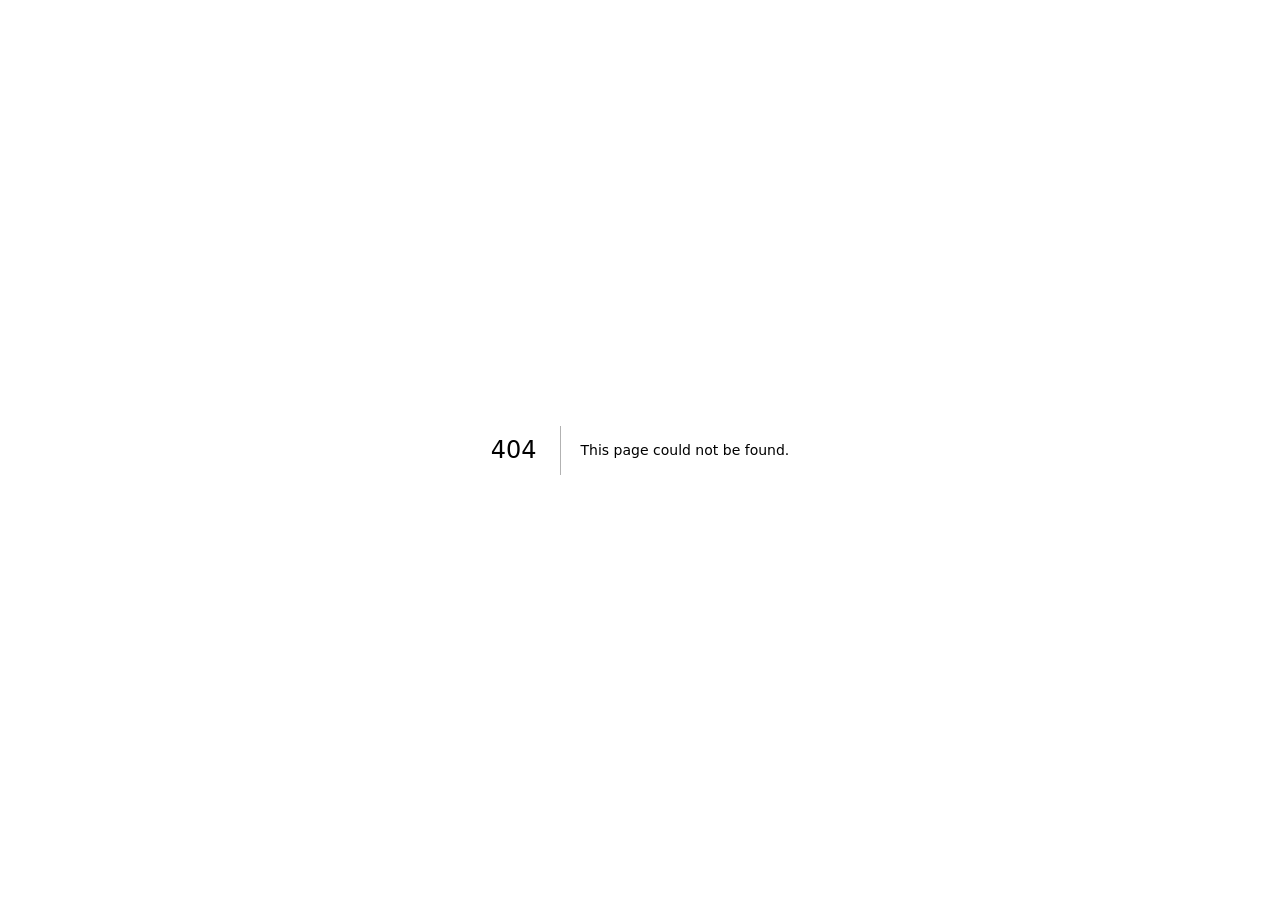
<file: 404/index.html>
<!DOCTYPE html><!--wejLbLSCkbna2i8SCmRKw--><html lang="en"><head><meta charSet="utf-8"/><meta name="viewport" content="width=device-width, initial-scale=1"/><link rel="stylesheet" href="/_next/static/chunks/f637bc692009733d.css" data-precedence="next"/><link rel="preload" as="script" fetchPriority="low" href="/_next/static/chunks/e1d80294ad0e7398.js"/><script src="/_next/static/chunks/d7fed4494911480a.js" async=""></script><script src="/_next/static/chunks/1b48bc4eb8002d80.js" async=""></script><script src="/_next/static/chunks/turbopack-7a085010ad123f3b.js" async=""></script><script src="/_next/static/chunks/88d3b2b369814ec6.js" async=""></script><script src="/_next/static/chunks/483a12865e0bba97.js" async=""></script><script src="/_next/static/chunks/1d3be43a6dda29b7.js" async=""></script><meta name="robots" content="noindex"/><meta name="next-size-adjust" content=""/><title>404: This page could not be found.</title><title>ZenMode — White Noise Companion for macOS</title><meta name="description" content="Find your calm with ZenMode, a minimalist macOS white noise mixer for focus, relaxation, and sleep."/><link rel="icon" href="/favicon.ico?favicon.0b3bf435.ico" sizes="256x256" type="image/x-icon"/><script src="/_next/static/chunks/a6dad97d9634a72d.js" noModule=""></script></head><body class="manrope_7102bd49-module__TIbn1W__variable playfair_display_a2a8abc9-module__SQEMyG__variable font-sans antialiased"><div hidden=""><!--$--><!--/$--></div><script>((a,b,c,d,e,f,g,h)=>{let i=document.documentElement,j=["light","dark"];function k(b){var c;(Array.isArray(a)?a:[a]).forEach(a=>{let c="class"===a,d=c&&f?e.map(a=>f[a]||a):e;c?(i.classList.remove(...d),i.classList.add(f&&f[b]?f[b]:b)):i.setAttribute(a,b)}),c=b,h&&j.includes(c)&&(i.style.colorScheme=c)}if(d)k(d);else try{let a=localStorage.getItem(b)||c,d=g&&"system"===a?window.matchMedia("(prefers-color-scheme: dark)").matches?"dark":"light":a;k(d)}catch(a){}})("class","theme","system",null,["light","dark"],null,true,true)</script><div style="font-family:system-ui,&quot;Segoe UI&quot;,Roboto,Helvetica,Arial,sans-serif,&quot;Apple Color Emoji&quot;,&quot;Segoe UI Emoji&quot;;height:100vh;text-align:center;display:flex;flex-direction:column;align-items:center;justify-content:center"><div><style>body{color:#000;background:#fff;margin:0}.next-error-h1{border-right:1px solid rgba(0,0,0,.3)}@media (prefers-color-scheme:dark){body{color:#fff;background:#000}.next-error-h1{border-right:1px solid rgba(255,255,255,.3)}}</style><h1 class="next-error-h1" style="display:inline-block;margin:0 20px 0 0;padding:0 23px 0 0;font-size:24px;font-weight:500;vertical-align:top;line-height:49px">404</h1><div style="display:inline-block"><h2 style="font-size:14px;font-weight:400;line-height:49px;margin:0">This page could not be found.</h2></div></div></div><!--$--><!--/$--><script src="/_next/static/chunks/e1d80294ad0e7398.js" id="_R_" async=""></script><script>(self.__next_f=self.__next_f||[]).push([0])</script><script>self.__next_f.push([1,"1:\"$Sreact.fragment\"\n2:I[89554,[\"/_next/static/chunks/88d3b2b369814ec6.js\"],\"ThemeProvider\"]\n3:I[92337,[\"/_next/static/chunks/483a12865e0bba97.js\",\"/_next/static/chunks/1d3be43a6dda29b7.js\"],\"default\"]\n4:I[64226,[\"/_next/static/chunks/483a12865e0bba97.js\",\"/_next/static/chunks/1d3be43a6dda29b7.js\"],\"default\"]\n5:I[2718,[\"/_next/static/chunks/483a12865e0bba97.js\",\"/_next/static/chunks/1d3be43a6dda29b7.js\"],\"OutletBoundary\"]\n6:\"$Sreact.suspense\"\n8:I[2718,[\"/_next/static/chunks/483a12865e0bba97.js\",\"/_next/static/chunks/1d3be43a6dda29b7.js\"],\"ViewportBoundary\"]\na:I[2718,[\"/_next/static/chunks/483a12865e0bba97.js\",\"/_next/static/chunks/1d3be43a6dda29b7.js\"],\"MetadataBoundary\"]\nc:I[54354,[\"/_next/static/chunks/483a12865e0bba97.js\",\"/_next/static/chunks/1d3be43a6dda29b7.js\"],\"default\"]\n:HL[\"/_next/static/chunks/f637bc692009733d.css\",\"style\"]\n"])</script><script>self.__next_f.push([1,"0:{\"P\":null,\"b\":\"wejLbLSCkbna2i8SCmRKw\",\"c\":[\"\",\"_not-found\",\"\"],\"q\":\"\",\"i\":false,\"f\":[[[\"\",{\"children\":[\"/_not-found\",{\"children\":[\"__PAGE__\",{}]}]},\"$undefined\",\"$undefined\",true],[[\"$\",\"$1\",\"c\",{\"children\":[[[\"$\",\"link\",\"0\",{\"rel\":\"stylesheet\",\"href\":\"/_next/static/chunks/f637bc692009733d.css\",\"precedence\":\"next\",\"crossOrigin\":\"$undefined\",\"nonce\":\"$undefined\"}],[\"$\",\"script\",\"script-0\",{\"src\":\"/_next/static/chunks/88d3b2b369814ec6.js\",\"async\":true,\"nonce\":\"$undefined\"}]],[\"$\",\"html\",null,{\"lang\":\"en\",\"suppressHydrationWarning\":true,\"children\":[\"$\",\"body\",null,{\"className\":\"manrope_7102bd49-module__TIbn1W__variable playfair_display_a2a8abc9-module__SQEMyG__variable font-sans antialiased\",\"children\":[\"$\",\"$L2\",null,{\"attribute\":\"class\",\"defaultTheme\":\"system\",\"enableSystem\":true,\"disableTransitionOnChange\":true,\"children\":[\"$\",\"$L3\",null,{\"parallelRouterKey\":\"children\",\"error\":\"$undefined\",\"errorStyles\":\"$undefined\",\"errorScripts\":\"$undefined\",\"template\":[\"$\",\"$L4\",null,{}],\"templateStyles\":\"$undefined\",\"templateScripts\":\"$undefined\",\"notFound\":[[[\"$\",\"title\",null,{\"children\":\"404: This page could not be found.\"}],[\"$\",\"div\",null,{\"style\":{\"fontFamily\":\"system-ui,\\\"Segoe UI\\\",Roboto,Helvetica,Arial,sans-serif,\\\"Apple Color Emoji\\\",\\\"Segoe UI Emoji\\\"\",\"height\":\"100vh\",\"textAlign\":\"center\",\"display\":\"flex\",\"flexDirection\":\"column\",\"alignItems\":\"center\",\"justifyContent\":\"center\"},\"children\":[\"$\",\"div\",null,{\"children\":[[\"$\",\"style\",null,{\"dangerouslySetInnerHTML\":{\"__html\":\"body{color:#000;background:#fff;margin:0}.next-error-h1{border-right:1px solid rgba(0,0,0,.3)}@media (prefers-color-scheme:dark){body{color:#fff;background:#000}.next-error-h1{border-right:1px solid rgba(255,255,255,.3)}}\"}}],[\"$\",\"h1\",null,{\"className\":\"next-error-h1\",\"style\":{\"display\":\"inline-block\",\"margin\":\"0 20px 0 0\",\"padding\":\"0 23px 0 0\",\"fontSize\":24,\"fontWeight\":500,\"verticalAlign\":\"top\",\"lineHeight\":\"49px\"},\"children\":404}],[\"$\",\"div\",null,{\"style\":{\"display\":\"inline-block\"},\"children\":[\"$\",\"h2\",null,{\"style\":{\"fontSize\":14,\"fontWeight\":400,\"lineHeight\":\"49px\",\"margin\":0},\"children\":\"This page could not be found.\"}]}]]}]}]],[]],\"forbidden\":\"$undefined\",\"unauthorized\":\"$undefined\"}]}]}]}]]}],{\"children\":[[\"$\",\"$1\",\"c\",{\"children\":[null,[\"$\",\"$L3\",null,{\"parallelRouterKey\":\"children\",\"error\":\"$undefined\",\"errorStyles\":\"$undefined\",\"errorScripts\":\"$undefined\",\"template\":[\"$\",\"$L4\",null,{}],\"templateStyles\":\"$undefined\",\"templateScripts\":\"$undefined\",\"notFound\":\"$undefined\",\"forbidden\":\"$undefined\",\"unauthorized\":\"$undefined\"}]]}],{\"children\":[[\"$\",\"$1\",\"c\",{\"children\":[[[\"$\",\"title\",null,{\"children\":\"404: This page could not be found.\"}],[\"$\",\"div\",null,{\"style\":\"$0:f:0:1:0:props:children:1:props:children:props:children:props:children:props:notFound:0:1:props:style\",\"children\":[\"$\",\"div\",null,{\"children\":[[\"$\",\"style\",null,{\"dangerouslySetInnerHTML\":{\"__html\":\"body{color:#000;background:#fff;margin:0}.next-error-h1{border-right:1px solid rgba(0,0,0,.3)}@media (prefers-color-scheme:dark){body{color:#fff;background:#000}.next-error-h1{border-right:1px solid rgba(255,255,255,.3)}}\"}}],[\"$\",\"h1\",null,{\"className\":\"next-error-h1\",\"style\":\"$0:f:0:1:0:props:children:1:props:children:props:children:props:children:props:notFound:0:1:props:children:props:children:1:props:style\",\"children\":404}],[\"$\",\"div\",null,{\"style\":\"$0:f:0:1:0:props:children:1:props:children:props:children:props:children:props:notFound:0:1:props:children:props:children:2:props:style\",\"children\":[\"$\",\"h2\",null,{\"style\":\"$0:f:0:1:0:props:children:1:props:children:props:children:props:children:props:notFound:0:1:props:children:props:children:2:props:children:props:style\",\"children\":\"This page could not be found.\"}]}]]}]}]],null,[\"$\",\"$L5\",null,{\"children\":[\"$\",\"$6\",null,{\"name\":\"Next.MetadataOutlet\",\"children\":\"$@7\"}]}]]}],{},null,false,false]},null,false,false]},null,false,false],[\"$\",\"$1\",\"h\",{\"children\":[[\"$\",\"meta\",null,{\"name\":\"robots\",\"content\":\"noindex\"}],[\"$\",\"$L8\",null,{\"children\":\"$L9\"}],[\"$\",\"div\",null,{\"hidden\":true,\"children\":[\"$\",\"$La\",null,{\"children\":[\"$\",\"$6\",null,{\"name\":\"Next.Metadata\",\"children\":\"$Lb\"}]}]}],[\"$\",\"meta\",null,{\"name\":\"next-size-adjust\",\"content\":\"\"}]]}],false]],\"m\":\"$undefined\",\"G\":[\"$c\",\"$undefined\"],\"S\":true}\n"])</script><script>self.__next_f.push([1,"9:[[\"$\",\"meta\",\"0\",{\"charSet\":\"utf-8\"}],[\"$\",\"meta\",\"1\",{\"name\":\"viewport\",\"content\":\"width=device-width, initial-scale=1\"}]]\n"])</script><script>self.__next_f.push([1,"d:I[14638,[\"/_next/static/chunks/483a12865e0bba97.js\",\"/_next/static/chunks/1d3be43a6dda29b7.js\"],\"IconMark\"]\n7:null\nb:[[\"$\",\"title\",\"0\",{\"children\":\"ZenMode — White Noise Companion for macOS\"}],[\"$\",\"meta\",\"1\",{\"name\":\"description\",\"content\":\"Find your calm with ZenMode, a minimalist macOS white noise mixer for focus, relaxation, and sleep.\"}],[\"$\",\"link\",\"2\",{\"rel\":\"icon\",\"href\":\"/favicon.ico?favicon.0b3bf435.ico\",\"sizes\":\"256x256\",\"type\":\"image/x-icon\"}],[\"$\",\"$Ld\",\"3\",{}]]\n"])</script></body></html>
</file>
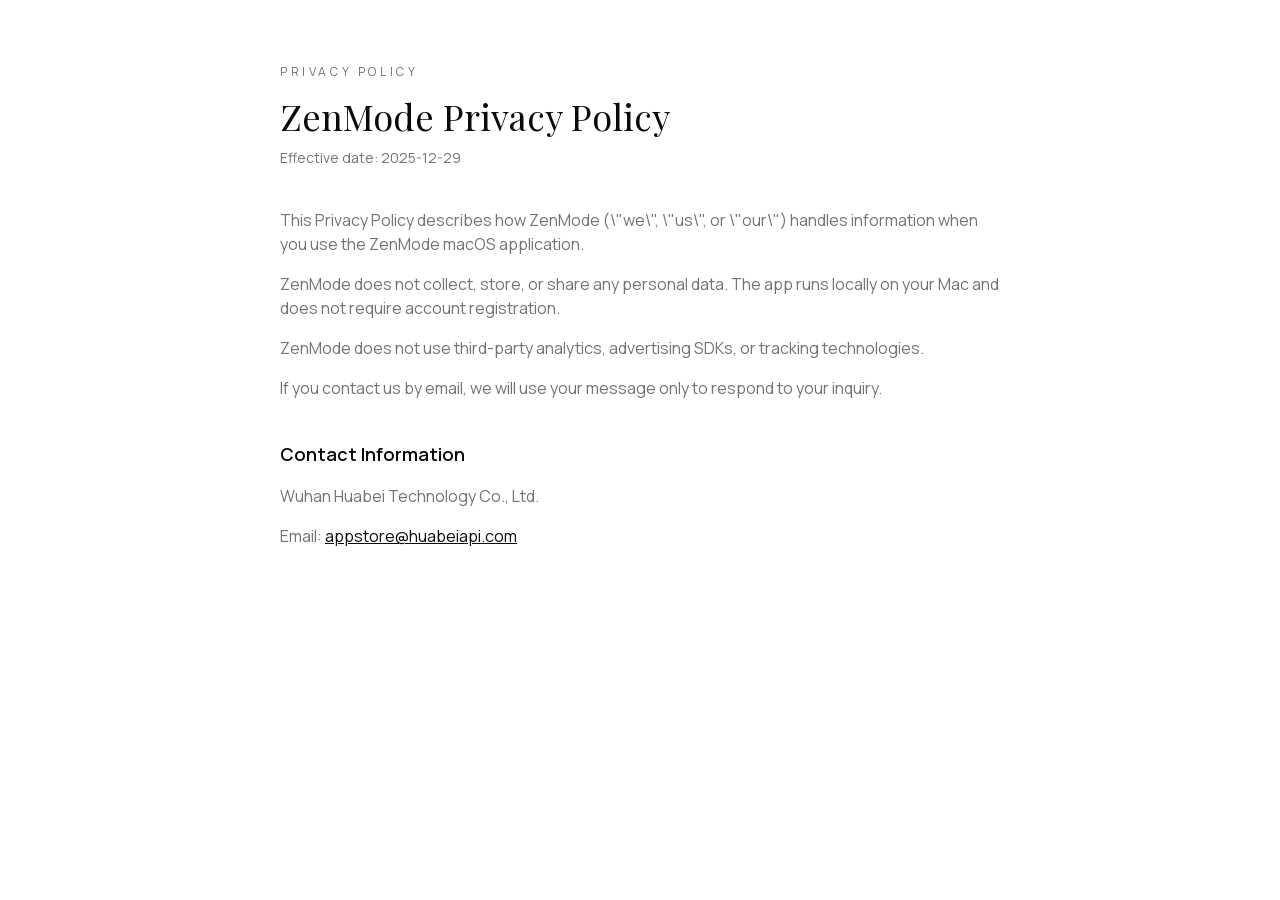
<file: privacy/index.html>
<!DOCTYPE html><!--wejLbLSCkbna2i8SCmRKw--><html lang="en"><head><meta charSet="utf-8"/><meta name="viewport" content="width=device-width, initial-scale=1"/><link rel="preload" href="/_next/static/media/2a65768255d6b625-s.p.d19752fb.woff2" as="font" crossorigin="" type="font/woff2"/><link rel="preload" href="/_next/static/media/a343f882a40d2cc9-s.p.71e1367e.woff2" as="font" crossorigin="" type="font/woff2"/><link rel="stylesheet" href="/_next/static/chunks/f637bc692009733d.css" data-precedence="next"/><link rel="preload" as="script" fetchPriority="low" href="/_next/static/chunks/e1d80294ad0e7398.js"/><script src="/_next/static/chunks/d7fed4494911480a.js" async=""></script><script src="/_next/static/chunks/1b48bc4eb8002d80.js" async=""></script><script src="/_next/static/chunks/turbopack-7a085010ad123f3b.js" async=""></script><script src="/_next/static/chunks/88d3b2b369814ec6.js" async=""></script><script src="/_next/static/chunks/483a12865e0bba97.js" async=""></script><script src="/_next/static/chunks/1d3be43a6dda29b7.js" async=""></script><meta name="next-size-adjust" content=""/><title>ZenMode — White Noise Companion for macOS</title><meta name="description" content="Find your calm with ZenMode, a minimalist macOS white noise mixer for focus, relaxation, and sleep."/><link rel="icon" href="/favicon.ico?favicon.0b3bf435.ico" sizes="256x256" type="image/x-icon"/><script src="/_next/static/chunks/a6dad97d9634a72d.js" noModule=""></script></head><body class="manrope_7102bd49-module__TIbn1W__variable playfair_display_a2a8abc9-module__SQEMyG__variable font-sans antialiased"><div hidden=""><!--$--><!--/$--></div><script>((a,b,c,d,e,f,g,h)=>{let i=document.documentElement,j=["light","dark"];function k(b){var c;(Array.isArray(a)?a:[a]).forEach(a=>{let c="class"===a,d=c&&f?e.map(a=>f[a]||a):e;c?(i.classList.remove(...d),i.classList.add(f&&f[b]?f[b]:b)):i.setAttribute(a,b)}),c=b,h&&j.includes(c)&&(i.style.colorScheme=c)}if(d)k(d);else try{let a=localStorage.getItem(b)||c,d=g&&"system"===a?window.matchMedia("(prefers-color-scheme: dark)").matches?"dark":"light":a;k(d)}catch(a){}})("class","theme","system",null,["light","dark"],null,true,true)</script><div class="min-h-screen bg-background text-foreground"><main class="mx-auto w-full max-w-3xl px-6 pb-24 pt-16"><p class="text-xs uppercase tracking-[0.3em] text-muted-foreground">Privacy Policy</p><h1 class="mt-4 font-display text-4xl">ZenMode Privacy Policy</h1><p class="mt-3 text-sm text-muted-foreground">Effective date: 2025-12-29</p><section class="mt-10 space-y-4 text-base text-muted-foreground"><p>This Privacy Policy describes how ZenMode (\&quot;we\&quot;, \&quot;us\&quot;, or \&quot;our\&quot;) handles information when you use the ZenMode macOS application.</p><p>ZenMode does not collect, store, or share any personal data. The app runs locally on your Mac and does not require account registration.</p><p>ZenMode does not use third-party analytics, advertising SDKs, or tracking technologies.</p><p>If you contact us by email, we will use your message only to respond to your inquiry.</p></section><section class="mt-10 space-y-4 text-base text-muted-foreground"><h2 class="text-lg font-semibold text-foreground">Contact Information</h2><p>Wuhan Huabei Technology Co., Ltd.</p><p>Email:<!-- --> <a class="text-foreground underline" href="mailto:appstore@huabeiapi.com">appstore@huabeiapi.com</a></p></section></main></div><!--$--><!--/$--><script src="/_next/static/chunks/e1d80294ad0e7398.js" id="_R_" async=""></script><script>(self.__next_f=self.__next_f||[]).push([0])</script><script>self.__next_f.push([1,"1:\"$Sreact.fragment\"\n2:I[89554,[\"/_next/static/chunks/88d3b2b369814ec6.js\"],\"ThemeProvider\"]\n3:I[92337,[\"/_next/static/chunks/483a12865e0bba97.js\",\"/_next/static/chunks/1d3be43a6dda29b7.js\"],\"default\"]\n4:I[64226,[\"/_next/static/chunks/483a12865e0bba97.js\",\"/_next/static/chunks/1d3be43a6dda29b7.js\"],\"default\"]\n5:I[2718,[\"/_next/static/chunks/483a12865e0bba97.js\",\"/_next/static/chunks/1d3be43a6dda29b7.js\"],\"OutletBoundary\"]\n6:\"$Sreact.suspense\"\n8:I[2718,[\"/_next/static/chunks/483a12865e0bba97.js\",\"/_next/static/chunks/1d3be43a6dda29b7.js\"],\"ViewportBoundary\"]\na:I[2718,[\"/_next/static/chunks/483a12865e0bba97.js\",\"/_next/static/chunks/1d3be43a6dda29b7.js\"],\"MetadataBoundary\"]\nc:I[54354,[],\"default\"]\n:HL[\"/_next/static/chunks/f637bc692009733d.css\",\"style\"]\n:HL[\"/_next/static/media/2a65768255d6b625-s.p.d19752fb.woff2\",\"font\",{\"crossOrigin\":\"\",\"type\":\"font/woff2\"}]\n:HL[\"/_next/static/media/a343f882a40d2cc9-s.p.71e1367e.woff2\",\"font\",{\"crossOrigin\":\"\",\"type\":\"font/woff2\"}]\n"])</script><script>self.__next_f.push([1,"0:{\"P\":null,\"b\":\"wejLbLSCkbna2i8SCmRKw\",\"c\":[\"\",\"privacy\",\"\"],\"q\":\"\",\"i\":false,\"f\":[[[\"\",{\"children\":[\"privacy\",{\"children\":[\"__PAGE__\",{}]}]},\"$undefined\",\"$undefined\",true],[[\"$\",\"$1\",\"c\",{\"children\":[[[\"$\",\"link\",\"0\",{\"rel\":\"stylesheet\",\"href\":\"/_next/static/chunks/f637bc692009733d.css\",\"precedence\":\"next\",\"crossOrigin\":\"$undefined\",\"nonce\":\"$undefined\"}],[\"$\",\"script\",\"script-0\",{\"src\":\"/_next/static/chunks/88d3b2b369814ec6.js\",\"async\":true,\"nonce\":\"$undefined\"}]],[\"$\",\"html\",null,{\"lang\":\"en\",\"suppressHydrationWarning\":true,\"children\":[\"$\",\"body\",null,{\"className\":\"manrope_7102bd49-module__TIbn1W__variable playfair_display_a2a8abc9-module__SQEMyG__variable font-sans antialiased\",\"children\":[\"$\",\"$L2\",null,{\"attribute\":\"class\",\"defaultTheme\":\"system\",\"enableSystem\":true,\"disableTransitionOnChange\":true,\"children\":[\"$\",\"$L3\",null,{\"parallelRouterKey\":\"children\",\"error\":\"$undefined\",\"errorStyles\":\"$undefined\",\"errorScripts\":\"$undefined\",\"template\":[\"$\",\"$L4\",null,{}],\"templateStyles\":\"$undefined\",\"templateScripts\":\"$undefined\",\"notFound\":[[[\"$\",\"title\",null,{\"children\":\"404: This page could not be found.\"}],[\"$\",\"div\",null,{\"style\":{\"fontFamily\":\"system-ui,\\\"Segoe UI\\\",Roboto,Helvetica,Arial,sans-serif,\\\"Apple Color Emoji\\\",\\\"Segoe UI Emoji\\\"\",\"height\":\"100vh\",\"textAlign\":\"center\",\"display\":\"flex\",\"flexDirection\":\"column\",\"alignItems\":\"center\",\"justifyContent\":\"center\"},\"children\":[\"$\",\"div\",null,{\"children\":[[\"$\",\"style\",null,{\"dangerouslySetInnerHTML\":{\"__html\":\"body{color:#000;background:#fff;margin:0}.next-error-h1{border-right:1px solid rgba(0,0,0,.3)}@media (prefers-color-scheme:dark){body{color:#fff;background:#000}.next-error-h1{border-right:1px solid rgba(255,255,255,.3)}}\"}}],[\"$\",\"h1\",null,{\"className\":\"next-error-h1\",\"style\":{\"display\":\"inline-block\",\"margin\":\"0 20px 0 0\",\"padding\":\"0 23px 0 0\",\"fontSize\":24,\"fontWeight\":500,\"verticalAlign\":\"top\",\"lineHeight\":\"49px\"},\"children\":404}],[\"$\",\"div\",null,{\"style\":{\"display\":\"inline-block\"},\"children\":[\"$\",\"h2\",null,{\"style\":{\"fontSize\":14,\"fontWeight\":400,\"lineHeight\":\"49px\",\"margin\":0},\"children\":\"This page could not be found.\"}]}]]}]}]],[]],\"forbidden\":\"$undefined\",\"unauthorized\":\"$undefined\"}]}]}]}]]}],{\"children\":[[\"$\",\"$1\",\"c\",{\"children\":[null,[\"$\",\"$L3\",null,{\"parallelRouterKey\":\"children\",\"error\":\"$undefined\",\"errorStyles\":\"$undefined\",\"errorScripts\":\"$undefined\",\"template\":[\"$\",\"$L4\",null,{}],\"templateStyles\":\"$undefined\",\"templateScripts\":\"$undefined\",\"notFound\":\"$undefined\",\"forbidden\":\"$undefined\",\"unauthorized\":\"$undefined\"}]]}],{\"children\":[[\"$\",\"$1\",\"c\",{\"children\":[[\"$\",\"div\",null,{\"className\":\"min-h-screen bg-background text-foreground\",\"children\":[\"$\",\"main\",null,{\"className\":\"mx-auto w-full max-w-3xl px-6 pb-24 pt-16\",\"children\":[[\"$\",\"p\",null,{\"className\":\"text-xs uppercase tracking-[0.3em] text-muted-foreground\",\"children\":\"Privacy Policy\"}],[\"$\",\"h1\",null,{\"className\":\"mt-4 font-display text-4xl\",\"children\":\"ZenMode Privacy Policy\"}],[\"$\",\"p\",null,{\"className\":\"mt-3 text-sm text-muted-foreground\",\"children\":\"Effective date: 2025-12-29\"}],[\"$\",\"section\",null,{\"className\":\"mt-10 space-y-4 text-base text-muted-foreground\",\"children\":[[\"$\",\"p\",null,{\"children\":\"This Privacy Policy describes how ZenMode (\\\\\\\"we\\\\\\\", \\\\\\\"us\\\\\\\", or \\\\\\\"our\\\\\\\") handles information when you use the ZenMode macOS application.\"}],[\"$\",\"p\",null,{\"children\":\"ZenMode does not collect, store, or share any personal data. The app runs locally on your Mac and does not require account registration.\"}],[\"$\",\"p\",null,{\"children\":\"ZenMode does not use third-party analytics, advertising SDKs, or tracking technologies.\"}],[\"$\",\"p\",null,{\"children\":\"If you contact us by email, we will use your message only to respond to your inquiry.\"}]]}],[\"$\",\"section\",null,{\"className\":\"mt-10 space-y-4 text-base text-muted-foreground\",\"children\":[[\"$\",\"h2\",null,{\"className\":\"text-lg font-semibold text-foreground\",\"children\":\"Contact Information\"}],[\"$\",\"p\",null,{\"children\":\"Wuhan Huabei Technology Co., Ltd.\"}],[\"$\",\"p\",null,{\"children\":[\"Email:\",\" \",[\"$\",\"a\",null,{\"className\":\"text-foreground underline\",\"href\":\"mailto:appstore@huabeiapi.com\",\"children\":\"appstore@huabeiapi.com\"}]]}]]}]]}]}],null,[\"$\",\"$L5\",null,{\"children\":[\"$\",\"$6\",null,{\"name\":\"Next.MetadataOutlet\",\"children\":\"$@7\"}]}]]}],{},null,false,false]},null,false,false]},null,false,false],[\"$\",\"$1\",\"h\",{\"children\":[null,[\"$\",\"$L8\",null,{\"children\":\"$L9\"}],[\"$\",\"div\",null,{\"hidden\":true,\"children\":[\"$\",\"$La\",null,{\"children\":[\"$\",\"$6\",null,{\"name\":\"Next.Metadata\",\"children\":\"$Lb\"}]}]}],[\"$\",\"meta\",null,{\"name\":\"next-size-adjust\",\"content\":\"\"}]]}],false]],\"m\":\"$undefined\",\"G\":[\"$c\",[]],\"S\":true}\n"])</script><script>self.__next_f.push([1,"9:[[\"$\",\"meta\",\"0\",{\"charSet\":\"utf-8\"}],[\"$\",\"meta\",\"1\",{\"name\":\"viewport\",\"content\":\"width=device-width, initial-scale=1\"}]]\n"])</script><script>self.__next_f.push([1,"d:I[14638,[\"/_next/static/chunks/483a12865e0bba97.js\",\"/_next/static/chunks/1d3be43a6dda29b7.js\"],\"IconMark\"]\n7:null\nb:[[\"$\",\"title\",\"0\",{\"children\":\"ZenMode — White Noise Companion for macOS\"}],[\"$\",\"meta\",\"1\",{\"name\":\"description\",\"content\":\"Find your calm with ZenMode, a minimalist macOS white noise mixer for focus, relaxation, and sleep.\"}],[\"$\",\"link\",\"2\",{\"rel\":\"icon\",\"href\":\"/favicon.ico?favicon.0b3bf435.ico\",\"sizes\":\"256x256\",\"type\":\"image/x-icon\"}],[\"$\",\"$Ld\",\"3\",{}]]\n"])</script></body></html>
</file>
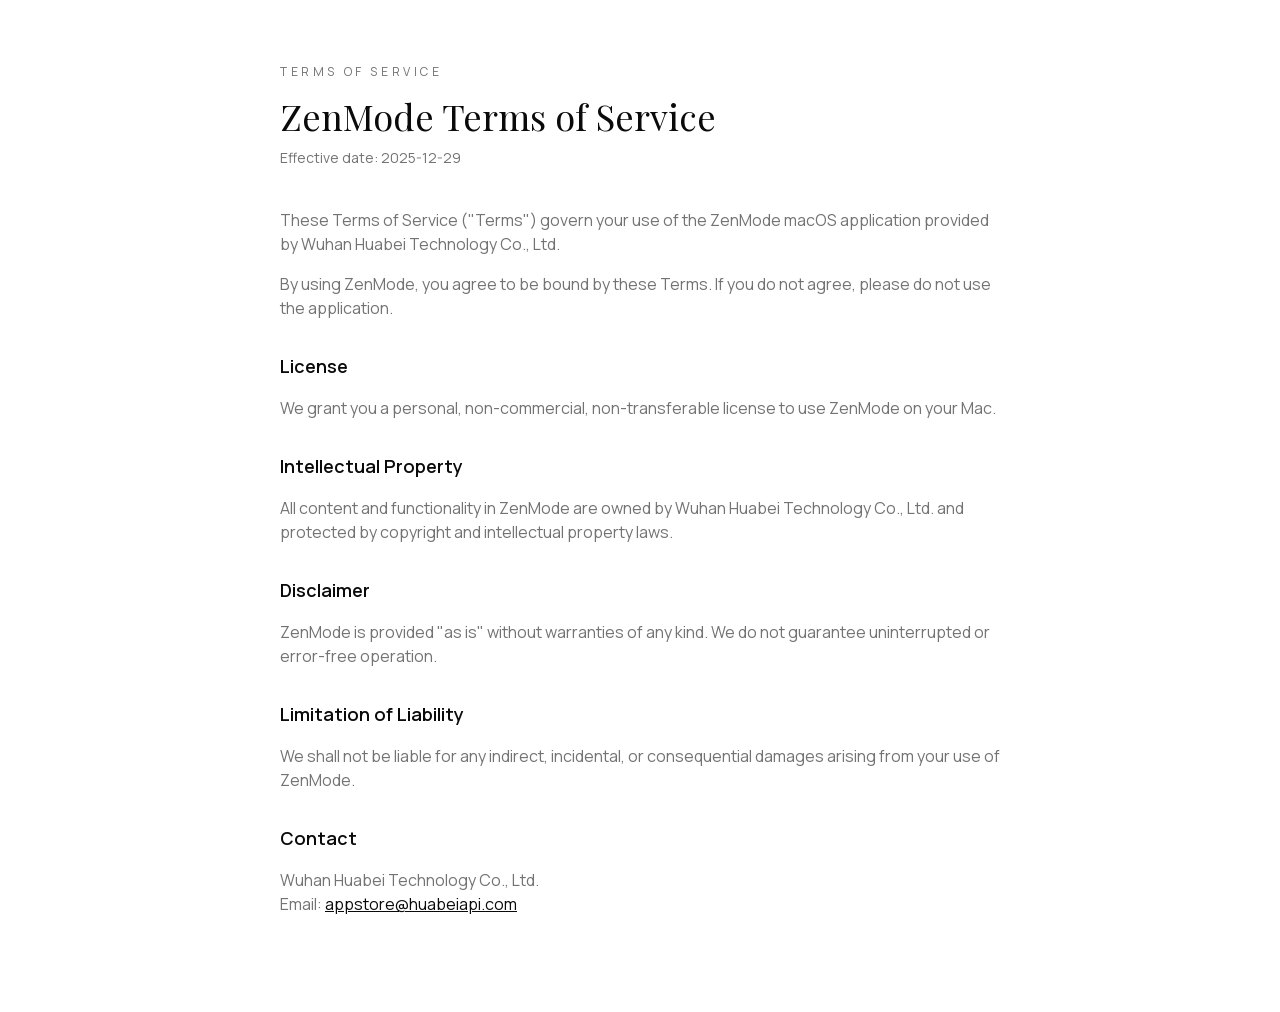
<file: terms/index.html>
<!DOCTYPE html><!--wejLbLSCkbna2i8SCmRKw--><html lang="en"><head><meta charSet="utf-8"/><meta name="viewport" content="width=device-width, initial-scale=1"/><link rel="preload" href="/_next/static/media/2a65768255d6b625-s.p.d19752fb.woff2" as="font" crossorigin="" type="font/woff2"/><link rel="preload" href="/_next/static/media/a343f882a40d2cc9-s.p.71e1367e.woff2" as="font" crossorigin="" type="font/woff2"/><link rel="stylesheet" href="/_next/static/chunks/f637bc692009733d.css" data-precedence="next"/><link rel="preload" as="script" fetchPriority="low" href="/_next/static/chunks/e1d80294ad0e7398.js"/><script src="/_next/static/chunks/d7fed4494911480a.js" async=""></script><script src="/_next/static/chunks/1b48bc4eb8002d80.js" async=""></script><script src="/_next/static/chunks/turbopack-7a085010ad123f3b.js" async=""></script><script src="/_next/static/chunks/88d3b2b369814ec6.js" async=""></script><script src="/_next/static/chunks/483a12865e0bba97.js" async=""></script><script src="/_next/static/chunks/1d3be43a6dda29b7.js" async=""></script><meta name="next-size-adjust" content=""/><title>ZenMode — White Noise Companion for macOS</title><meta name="description" content="Find your calm with ZenMode, a minimalist macOS white noise mixer for focus, relaxation, and sleep."/><link rel="icon" href="/favicon.ico?favicon.0b3bf435.ico" sizes="256x256" type="image/x-icon"/><script src="/_next/static/chunks/a6dad97d9634a72d.js" noModule=""></script></head><body class="manrope_7102bd49-module__TIbn1W__variable playfair_display_a2a8abc9-module__SQEMyG__variable font-sans antialiased"><div hidden=""><!--$--><!--/$--></div><script>((a,b,c,d,e,f,g,h)=>{let i=document.documentElement,j=["light","dark"];function k(b){var c;(Array.isArray(a)?a:[a]).forEach(a=>{let c="class"===a,d=c&&f?e.map(a=>f[a]||a):e;c?(i.classList.remove(...d),i.classList.add(f&&f[b]?f[b]:b)):i.setAttribute(a,b)}),c=b,h&&j.includes(c)&&(i.style.colorScheme=c)}if(d)k(d);else try{let a=localStorage.getItem(b)||c,d=g&&"system"===a?window.matchMedia("(prefers-color-scheme: dark)").matches?"dark":"light":a;k(d)}catch(a){}})("class","theme","system",null,["light","dark"],null,true,true)</script><div class="min-h-screen bg-background text-foreground"><main class="mx-auto w-full max-w-3xl px-6 pb-24 pt-16"><p class="text-xs uppercase tracking-[0.3em] text-muted-foreground">Terms of Service</p><h1 class="mt-4 font-display text-4xl">ZenMode Terms of Service</h1><p class="mt-3 text-sm text-muted-foreground">Effective date: 2025-12-29</p><section class="mt-10 space-y-4 text-base text-muted-foreground"><p>These Terms of Service (&quot;Terms&quot;) govern your use of the ZenMode macOS application provided by Wuhan Huabei Technology Co., Ltd.</p><p>By using ZenMode, you agree to be bound by these Terms. If you do not agree, please do not use the application.</p><h2 class="text-lg font-semibold text-foreground !mt-8">License</h2><p>We grant you a personal, non-commercial, non-transferable license to use ZenMode on your Mac.</p><h2 class="text-lg font-semibold text-foreground !mt-8">Intellectual Property</h2><p>All content and functionality in ZenMode are owned by Wuhan Huabei Technology Co., Ltd. and protected by copyright and intellectual property laws.</p><h2 class="text-lg font-semibold text-foreground !mt-8">Disclaimer</h2><p>ZenMode is provided &quot;as is&quot; without warranties of any kind. We do not guarantee uninterrupted or error-free operation.</p><h2 class="text-lg font-semibold text-foreground !mt-8">Limitation of Liability</h2><p>We shall not be liable for any indirect, incidental, or consequential damages arising from your use of ZenMode.</p><h2 class="text-lg font-semibold text-foreground !mt-8">Contact</h2><p>Wuhan Huabei Technology Co., Ltd.<br/>Email:<!-- --> <a class="text-foreground underline" href="mailto:appstore@huabeiapi.com">appstore@huabeiapi.com</a></p></section></main></div><!--$--><!--/$--><script src="/_next/static/chunks/e1d80294ad0e7398.js" id="_R_" async=""></script><script>(self.__next_f=self.__next_f||[]).push([0])</script><script>self.__next_f.push([1,"1:\"$Sreact.fragment\"\n2:I[89554,[\"/_next/static/chunks/88d3b2b369814ec6.js\"],\"ThemeProvider\"]\n3:I[92337,[\"/_next/static/chunks/483a12865e0bba97.js\",\"/_next/static/chunks/1d3be43a6dda29b7.js\"],\"default\"]\n4:I[64226,[\"/_next/static/chunks/483a12865e0bba97.js\",\"/_next/static/chunks/1d3be43a6dda29b7.js\"],\"default\"]\n9:I[54354,[],\"default\"]\n:HL[\"/_next/static/chunks/f637bc692009733d.css\",\"style\"]\n:HL[\"/_next/static/media/2a65768255d6b625-s.p.d19752fb.woff2\",\"font\",{\"crossOrigin\":\"\",\"type\":\"font/woff2\"}]\n:HL[\"/_next/static/media/a343f882a40d2cc9-s.p.71e1367e.woff2\",\"font\",{\"crossOrigin\":\"\",\"type\":\"font/woff2\"}]\n"])</script><script>self.__next_f.push([1,"0:{\"P\":null,\"b\":\"wejLbLSCkbna2i8SCmRKw\",\"c\":[\"\",\"terms\",\"\"],\"q\":\"\",\"i\":false,\"f\":[[[\"\",{\"children\":[\"terms\",{\"children\":[\"__PAGE__\",{}]}]},\"$undefined\",\"$undefined\",true],[[\"$\",\"$1\",\"c\",{\"children\":[[[\"$\",\"link\",\"0\",{\"rel\":\"stylesheet\",\"href\":\"/_next/static/chunks/f637bc692009733d.css\",\"precedence\":\"next\",\"crossOrigin\":\"$undefined\",\"nonce\":\"$undefined\"}],[\"$\",\"script\",\"script-0\",{\"src\":\"/_next/static/chunks/88d3b2b369814ec6.js\",\"async\":true,\"nonce\":\"$undefined\"}]],[\"$\",\"html\",null,{\"lang\":\"en\",\"suppressHydrationWarning\":true,\"children\":[\"$\",\"body\",null,{\"className\":\"manrope_7102bd49-module__TIbn1W__variable playfair_display_a2a8abc9-module__SQEMyG__variable font-sans antialiased\",\"children\":[\"$\",\"$L2\",null,{\"attribute\":\"class\",\"defaultTheme\":\"system\",\"enableSystem\":true,\"disableTransitionOnChange\":true,\"children\":[\"$\",\"$L3\",null,{\"parallelRouterKey\":\"children\",\"error\":\"$undefined\",\"errorStyles\":\"$undefined\",\"errorScripts\":\"$undefined\",\"template\":[\"$\",\"$L4\",null,{}],\"templateStyles\":\"$undefined\",\"templateScripts\":\"$undefined\",\"notFound\":[[[\"$\",\"title\",null,{\"children\":\"404: This page could not be found.\"}],[\"$\",\"div\",null,{\"style\":{\"fontFamily\":\"system-ui,\\\"Segoe UI\\\",Roboto,Helvetica,Arial,sans-serif,\\\"Apple Color Emoji\\\",\\\"Segoe UI Emoji\\\"\",\"height\":\"100vh\",\"textAlign\":\"center\",\"display\":\"flex\",\"flexDirection\":\"column\",\"alignItems\":\"center\",\"justifyContent\":\"center\"},\"children\":[\"$\",\"div\",null,{\"children\":[[\"$\",\"style\",null,{\"dangerouslySetInnerHTML\":{\"__html\":\"body{color:#000;background:#fff;margin:0}.next-error-h1{border-right:1px solid rgba(0,0,0,.3)}@media (prefers-color-scheme:dark){body{color:#fff;background:#000}.next-error-h1{border-right:1px solid rgba(255,255,255,.3)}}\"}}],[\"$\",\"h1\",null,{\"className\":\"next-error-h1\",\"style\":{\"display\":\"inline-block\",\"margin\":\"0 20px 0 0\",\"padding\":\"0 23px 0 0\",\"fontSize\":24,\"fontWeight\":500,\"verticalAlign\":\"top\",\"lineHeight\":\"49px\"},\"children\":404}],[\"$\",\"div\",null,{\"style\":{\"display\":\"inline-block\"},\"children\":[\"$\",\"h2\",null,{\"style\":{\"fontSize\":14,\"fontWeight\":400,\"lineHeight\":\"49px\",\"margin\":0},\"children\":\"This page could not be found.\"}]}]]}]}]],[]],\"forbidden\":\"$undefined\",\"unauthorized\":\"$undefined\"}]}]}]}]]}],{\"children\":[[\"$\",\"$1\",\"c\",{\"children\":[null,[\"$\",\"$L3\",null,{\"parallelRouterKey\":\"children\",\"error\":\"$undefined\",\"errorStyles\":\"$undefined\",\"errorScripts\":\"$undefined\",\"template\":[\"$\",\"$L4\",null,{}],\"templateStyles\":\"$undefined\",\"templateScripts\":\"$undefined\",\"notFound\":\"$undefined\",\"forbidden\":\"$undefined\",\"unauthorized\":\"$undefined\"}]]}],{\"children\":[[\"$\",\"$1\",\"c\",{\"children\":[[\"$\",\"div\",null,{\"className\":\"min-h-screen bg-background text-foreground\",\"children\":[\"$\",\"main\",null,{\"className\":\"mx-auto w-full max-w-3xl px-6 pb-24 pt-16\",\"children\":[[\"$\",\"p\",null,{\"className\":\"text-xs uppercase tracking-[0.3em] text-muted-foreground\",\"children\":\"Terms of Service\"}],[\"$\",\"h1\",null,{\"className\":\"mt-4 font-display text-4xl\",\"children\":\"ZenMode Terms of Service\"}],[\"$\",\"p\",null,{\"className\":\"mt-3 text-sm text-muted-foreground\",\"children\":\"Effective date: 2025-12-29\"}],[\"$\",\"section\",null,{\"className\":\"mt-10 space-y-4 text-base text-muted-foreground\",\"children\":[[\"$\",\"p\",null,{\"children\":\"These Terms of Service (\\\"Terms\\\") govern your use of the ZenMode macOS application provided by Wuhan Huabei Technology Co., Ltd.\"}],[\"$\",\"p\",null,{\"children\":\"By using ZenMode, you agree to be bound by these Terms. If you do not agree, please do not use the application.\"}],[\"$\",\"h2\",null,{\"className\":\"text-lg font-semibold text-foreground !mt-8\",\"children\":\"License\"}],[\"$\",\"p\",null,{\"children\":\"We grant you a personal, non-commercial, non-transferable license to use ZenMode on your Mac.\"}],[\"$\",\"h2\",null,{\"className\":\"text-lg font-semibold text-foreground !mt-8\",\"children\":\"Intellectual Property\"}],[\"$\",\"p\",null,{\"children\":\"All content and functionality in ZenMode are owned by Wuhan Huabei Technology Co., Ltd. and protected by copyright and intellectual property laws.\"}],[\"$\",\"h2\",null,{\"className\":\"text-lg font-semibold text-foreground !mt-8\",\"children\":\"Disclaimer\"}],[\"$\",\"p\",null,{\"children\":\"ZenMode is provided \\\"as is\\\" without warranties of any kind. We do not guarantee uninterrupted or error-free operation.\"}],[\"$\",\"h2\",null,{\"className\":\"text-lg font-semibold text-foreground !mt-8\",\"children\":\"Limitation of Liability\"}],[\"$\",\"p\",null,{\"children\":\"We shall not be liable for any indirect, incidental, or consequential damages arising from your use of ZenMode.\"}],\"$L5\",\"$L6\"]}]]}]}],null,\"$L7\"]}],{},null,false,false]},null,false,false]},null,false,false],\"$L8\",false]],\"m\":\"$undefined\",\"G\":[\"$9\",[]],\"S\":true}\n"])</script><script>self.__next_f.push([1,"a:I[2718,[\"/_next/static/chunks/483a12865e0bba97.js\",\"/_next/static/chunks/1d3be43a6dda29b7.js\"],\"OutletBoundary\"]\nb:\"$Sreact.suspense\"\nd:I[2718,[\"/_next/static/chunks/483a12865e0bba97.js\",\"/_next/static/chunks/1d3be43a6dda29b7.js\"],\"ViewportBoundary\"]\nf:I[2718,[\"/_next/static/chunks/483a12865e0bba97.js\",\"/_next/static/chunks/1d3be43a6dda29b7.js\"],\"MetadataBoundary\"]\n5:[\"$\",\"h2\",null,{\"className\":\"text-lg font-semibold text-foreground !mt-8\",\"children\":\"Contact\"}]\n6:[\"$\",\"p\",null,{\"children\":[\"Wuhan Huabei Technology Co., Ltd.\",[\"$\",\"br\",null,{}],\"Email:\",\" \",[\"$\",\"a\",null,{\"className\":\"text-foreground underline\",\"href\":\"mailto:appstore@huabeiapi.com\",\"children\":\"appstore@huabeiapi.com\"}]]}]\n7:[\"$\",\"$La\",null,{\"children\":[\"$\",\"$b\",null,{\"name\":\"Next.MetadataOutlet\",\"children\":\"$@c\"}]}]\n8:[\"$\",\"$1\",\"h\",{\"children\":[null,[\"$\",\"$Ld\",null,{\"children\":\"$Le\"}],[\"$\",\"div\",null,{\"hidden\":true,\"children\":[\"$\",\"$Lf\",null,{\"children\":[\"$\",\"$b\",null,{\"name\":\"Next.Metadata\",\"children\":\"$L10\"}]}]}],[\"$\",\"meta\",null,{\"name\":\"next-size-adjust\",\"content\":\"\"}]]}]\n"])</script><script>self.__next_f.push([1,"e:[[\"$\",\"meta\",\"0\",{\"charSet\":\"utf-8\"}],[\"$\",\"meta\",\"1\",{\"name\":\"viewport\",\"content\":\"width=device-width, initial-scale=1\"}]]\n"])</script><script>self.__next_f.push([1,"11:I[14638,[\"/_next/static/chunks/483a12865e0bba97.js\",\"/_next/static/chunks/1d3be43a6dda29b7.js\"],\"IconMark\"]\nc:null\n10:[[\"$\",\"title\",\"0\",{\"children\":\"ZenMode — White Noise Companion for macOS\"}],[\"$\",\"meta\",\"1\",{\"name\":\"description\",\"content\":\"Find your calm with ZenMode, a minimalist macOS white noise mixer for focus, relaxation, and sleep.\"}],[\"$\",\"link\",\"2\",{\"rel\":\"icon\",\"href\":\"/favicon.ico?favicon.0b3bf435.ico\",\"sizes\":\"256x256\",\"type\":\"image/x-icon\"}],[\"$\",\"$L11\",\"3\",{}]]\n"])</script></body></html>
</file>
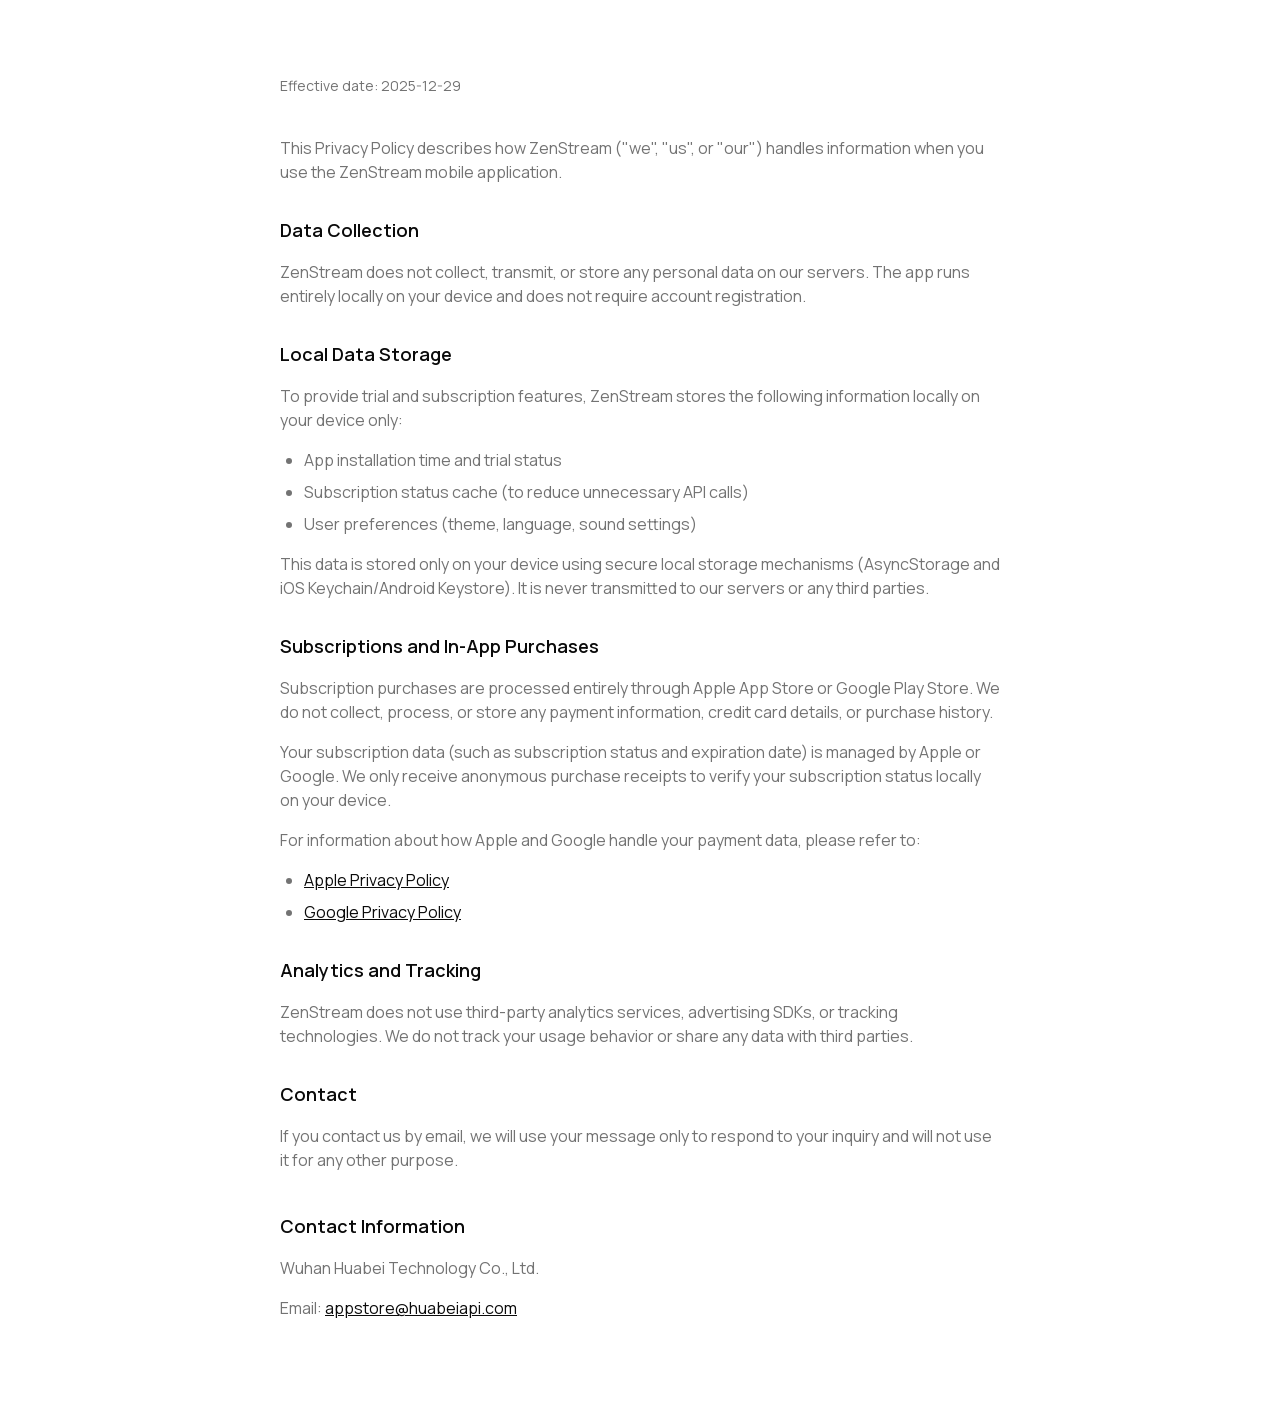
<file: privacy/app/index.html>
<!DOCTYPE html><!--wejLbLSCkbna2i8SCmRKw--><html lang="en"><head><meta charSet="utf-8"/><meta name="viewport" content="width=device-width, initial-scale=1"/><link rel="preload" href="/_next/static/media/2a65768255d6b625-s.p.d19752fb.woff2" as="font" crossorigin="" type="font/woff2"/><link rel="preload" href="/_next/static/media/a343f882a40d2cc9-s.p.71e1367e.woff2" as="font" crossorigin="" type="font/woff2"/><link rel="stylesheet" href="/_next/static/chunks/f637bc692009733d.css" data-precedence="next"/><link rel="preload" as="script" fetchPriority="low" href="/_next/static/chunks/e1d80294ad0e7398.js"/><script src="/_next/static/chunks/d7fed4494911480a.js" async=""></script><script src="/_next/static/chunks/1b48bc4eb8002d80.js" async=""></script><script src="/_next/static/chunks/turbopack-7a085010ad123f3b.js" async=""></script><script src="/_next/static/chunks/88d3b2b369814ec6.js" async=""></script><script src="/_next/static/chunks/483a12865e0bba97.js" async=""></script><script src="/_next/static/chunks/1d3be43a6dda29b7.js" async=""></script><meta name="next-size-adjust" content=""/><title>ZenMode — White Noise Companion for macOS</title><meta name="description" content="Find your calm with ZenMode, a minimalist macOS white noise mixer for focus, relaxation, and sleep."/><link rel="icon" href="/favicon.ico?favicon.0b3bf435.ico" sizes="256x256" type="image/x-icon"/><script src="/_next/static/chunks/a6dad97d9634a72d.js" noModule=""></script></head><body class="manrope_7102bd49-module__TIbn1W__variable playfair_display_a2a8abc9-module__SQEMyG__variable font-sans antialiased"><div hidden=""><!--$--><!--/$--></div><script>((a,b,c,d,e,f,g,h)=>{let i=document.documentElement,j=["light","dark"];function k(b){var c;(Array.isArray(a)?a:[a]).forEach(a=>{let c="class"===a,d=c&&f?e.map(a=>f[a]||a):e;c?(i.classList.remove(...d),i.classList.add(f&&f[b]?f[b]:b)):i.setAttribute(a,b)}),c=b,h&&j.includes(c)&&(i.style.colorScheme=c)}if(d)k(d);else try{let a=localStorage.getItem(b)||c,d=g&&"system"===a?window.matchMedia("(prefers-color-scheme: dark)").matches?"dark":"light":a;k(d)}catch(a){}})("class","theme","system",null,["light","dark"],null,true,true)</script><div class="min-h-screen bg-background text-foreground"><main class="mx-auto w-full max-w-3xl px-4 pb-24 pt-12 sm:px-6 sm:pt-16"><p class="mt-3 text-sm text-muted-foreground">Effective date: 2025-12-29</p><section class="mt-10 space-y-4 text-base text-muted-foreground"><p>This Privacy Policy describes how ZenStream (&quot;we&quot;, &quot;us&quot;, or &quot;our&quot;) handles information when you use the ZenStream mobile application.</p><h2 class="text-lg font-semibold text-foreground !mt-8">Data Collection</h2><p>ZenStream does not collect, transmit, or store any personal data on our servers. The app runs entirely locally on your device and does not require account registration.</p><h2 class="text-lg font-semibold text-foreground !mt-8">Local Data Storage</h2><p>To provide trial and subscription features, ZenStream stores the following information locally on your device only:</p><ul class="list-disc pl-6 space-y-2"><li>App installation time and trial status</li><li>Subscription status cache (to reduce unnecessary API calls)</li><li>User preferences (theme, language, sound settings)</li></ul><p>This data is stored only on your device using secure local storage mechanisms (AsyncStorage and iOS Keychain/Android Keystore). It is never transmitted to our servers or any third parties.</p><h2 class="text-lg font-semibold text-foreground !mt-8">Subscriptions and In-App Purchases</h2><p>Subscription purchases are processed entirely through Apple App Store or Google Play Store. We do not collect, process, or store any payment information, credit card details, or purchase history.</p><p>Your subscription data (such as subscription status and expiration date) is managed by Apple or Google. We only receive anonymous purchase receipts to verify your subscription status locally on your device.</p><p>For information about how Apple and Google handle your payment data, please refer to:</p><ul class="list-disc pl-6 space-y-2"><li><a class="text-foreground underline hover:text-primary" href="https://www.apple.com/legal/privacy/" target="_blank" rel="noopener noreferrer">Apple Privacy Policy</a></li><li><a class="text-foreground underline hover:text-primary" href="https://policies.google.com/privacy" target="_blank" rel="noopener noreferrer">Google Privacy Policy</a></li></ul><h2 class="text-lg font-semibold text-foreground !mt-8">Analytics and Tracking</h2><p>ZenStream does not use third-party analytics services, advertising SDKs, or tracking technologies. We do not track your usage behavior or share any data with third parties.</p><h2 class="text-lg font-semibold text-foreground !mt-8">Contact</h2><p>If you contact us by email, we will use your message only to respond to your inquiry and will not use it for any other purpose.</p></section><section class="mt-10 space-y-4 text-base text-muted-foreground"><h2 class="text-lg font-semibold text-foreground">Contact Information</h2><p>Wuhan Huabei Technology Co., Ltd.</p><p>Email:<!-- --> <a class="text-foreground underline" href="mailto:appstore@huabeiapi.com">appstore@huabeiapi.com</a></p></section></main></div><!--$--><!--/$--><script src="/_next/static/chunks/e1d80294ad0e7398.js" id="_R_" async=""></script><script>(self.__next_f=self.__next_f||[]).push([0])</script><script>self.__next_f.push([1,"1:\"$Sreact.fragment\"\n2:I[89554,[\"/_next/static/chunks/88d3b2b369814ec6.js\"],\"ThemeProvider\"]\n3:I[92337,[\"/_next/static/chunks/483a12865e0bba97.js\",\"/_next/static/chunks/1d3be43a6dda29b7.js\"],\"default\"]\n4:I[64226,[\"/_next/static/chunks/483a12865e0bba97.js\",\"/_next/static/chunks/1d3be43a6dda29b7.js\"],\"default\"]\n10:I[54354,[],\"default\"]\n:HL[\"/_next/static/chunks/f637bc692009733d.css\",\"style\"]\n:HL[\"/_next/static/media/2a65768255d6b625-s.p.d19752fb.woff2\",\"font\",{\"crossOrigin\":\"\",\"type\":\"font/woff2\"}]\n:HL[\"/_next/static/media/a343f882a40d2cc9-s.p.71e1367e.woff2\",\"font\",{\"crossOrigin\":\"\",\"type\":\"font/woff2\"}]\n"])</script><script>self.__next_f.push([1,"0:{\"P\":null,\"b\":\"wejLbLSCkbna2i8SCmRKw\",\"c\":[\"\",\"privacy\",\"app\",\"\"],\"q\":\"\",\"i\":false,\"f\":[[[\"\",{\"children\":[\"privacy\",{\"children\":[\"app\",{\"children\":[\"__PAGE__\",{}]}]}]},\"$undefined\",\"$undefined\",true],[[\"$\",\"$1\",\"c\",{\"children\":[[[\"$\",\"link\",\"0\",{\"rel\":\"stylesheet\",\"href\":\"/_next/static/chunks/f637bc692009733d.css\",\"precedence\":\"next\",\"crossOrigin\":\"$undefined\",\"nonce\":\"$undefined\"}],[\"$\",\"script\",\"script-0\",{\"src\":\"/_next/static/chunks/88d3b2b369814ec6.js\",\"async\":true,\"nonce\":\"$undefined\"}]],[\"$\",\"html\",null,{\"lang\":\"en\",\"suppressHydrationWarning\":true,\"children\":[\"$\",\"body\",null,{\"className\":\"manrope_7102bd49-module__TIbn1W__variable playfair_display_a2a8abc9-module__SQEMyG__variable font-sans antialiased\",\"children\":[\"$\",\"$L2\",null,{\"attribute\":\"class\",\"defaultTheme\":\"system\",\"enableSystem\":true,\"disableTransitionOnChange\":true,\"children\":[\"$\",\"$L3\",null,{\"parallelRouterKey\":\"children\",\"error\":\"$undefined\",\"errorStyles\":\"$undefined\",\"errorScripts\":\"$undefined\",\"template\":[\"$\",\"$L4\",null,{}],\"templateStyles\":\"$undefined\",\"templateScripts\":\"$undefined\",\"notFound\":[[[\"$\",\"title\",null,{\"children\":\"404: This page could not be found.\"}],[\"$\",\"div\",null,{\"style\":{\"fontFamily\":\"system-ui,\\\"Segoe UI\\\",Roboto,Helvetica,Arial,sans-serif,\\\"Apple Color Emoji\\\",\\\"Segoe UI Emoji\\\"\",\"height\":\"100vh\",\"textAlign\":\"center\",\"display\":\"flex\",\"flexDirection\":\"column\",\"alignItems\":\"center\",\"justifyContent\":\"center\"},\"children\":[\"$\",\"div\",null,{\"children\":[[\"$\",\"style\",null,{\"dangerouslySetInnerHTML\":{\"__html\":\"body{color:#000;background:#fff;margin:0}.next-error-h1{border-right:1px solid rgba(0,0,0,.3)}@media (prefers-color-scheme:dark){body{color:#fff;background:#000}.next-error-h1{border-right:1px solid rgba(255,255,255,.3)}}\"}}],[\"$\",\"h1\",null,{\"className\":\"next-error-h1\",\"style\":{\"display\":\"inline-block\",\"margin\":\"0 20px 0 0\",\"padding\":\"0 23px 0 0\",\"fontSize\":24,\"fontWeight\":500,\"verticalAlign\":\"top\",\"lineHeight\":\"49px\"},\"children\":404}],[\"$\",\"div\",null,{\"style\":{\"display\":\"inline-block\"},\"children\":[\"$\",\"h2\",null,{\"style\":{\"fontSize\":14,\"fontWeight\":400,\"lineHeight\":\"49px\",\"margin\":0},\"children\":\"This page could not be found.\"}]}]]}]}]],[]],\"forbidden\":\"$undefined\",\"unauthorized\":\"$undefined\"}]}]}]}]]}],{\"children\":[[\"$\",\"$1\",\"c\",{\"children\":[null,[\"$\",\"$L3\",null,{\"parallelRouterKey\":\"children\",\"error\":\"$undefined\",\"errorStyles\":\"$undefined\",\"errorScripts\":\"$undefined\",\"template\":[\"$\",\"$L4\",null,{}],\"templateStyles\":\"$undefined\",\"templateScripts\":\"$undefined\",\"notFound\":\"$undefined\",\"forbidden\":\"$undefined\",\"unauthorized\":\"$undefined\"}]]}],{\"children\":[[\"$\",\"$1\",\"c\",{\"children\":[null,[\"$\",\"$L3\",null,{\"parallelRouterKey\":\"children\",\"error\":\"$undefined\",\"errorStyles\":\"$undefined\",\"errorScripts\":\"$undefined\",\"template\":[\"$\",\"$L4\",null,{}],\"templateStyles\":\"$undefined\",\"templateScripts\":\"$undefined\",\"notFound\":\"$undefined\",\"forbidden\":\"$undefined\",\"unauthorized\":\"$undefined\"}]]}],{\"children\":[[\"$\",\"$1\",\"c\",{\"children\":[[\"$\",\"div\",null,{\"className\":\"min-h-screen bg-background text-foreground\",\"children\":[\"$\",\"main\",null,{\"className\":\"mx-auto w-full max-w-3xl px-4 pb-24 pt-12 sm:px-6 sm:pt-16\",\"children\":[[\"$\",\"p\",null,{\"className\":\"mt-3 text-sm text-muted-foreground\",\"children\":\"Effective date: 2025-12-29\"}],[\"$\",\"section\",null,{\"className\":\"mt-10 space-y-4 text-base text-muted-foreground\",\"children\":[[\"$\",\"p\",null,{\"children\":\"This Privacy Policy describes how ZenStream (\\\"we\\\", \\\"us\\\", or \\\"our\\\") handles information when you use the ZenStream mobile application.\"}],[\"$\",\"h2\",null,{\"className\":\"text-lg font-semibold text-foreground !mt-8\",\"children\":\"Data Collection\"}],[\"$\",\"p\",null,{\"children\":\"ZenStream does not collect, transmit, or store any personal data on our servers. The app runs entirely locally on your device and does not require account registration.\"}],[\"$\",\"h2\",null,{\"className\":\"text-lg font-semibold text-foreground !mt-8\",\"children\":\"Local Data Storage\"}],[\"$\",\"p\",null,{\"children\":\"To provide trial and subscription features, ZenStream stores the following information locally on your device only:\"}],[\"$\",\"ul\",null,{\"className\":\"list-disc pl-6 space-y-2\",\"children\":[[\"$\",\"li\",null,{\"children\":\"App installation time and trial status\"}],[\"$\",\"li\",null,{\"children\":\"Subscription status cache (to reduce unnecessary API calls)\"}],[\"$\",\"li\",null,{\"children\":\"User preferences (theme, language, sound settings)\"}]]}],[\"$\",\"p\",null,{\"children\":\"This data is stored only on your device using secure local storage mechanisms (AsyncStorage and iOS Keychain/Android Keystore). It is never transmitted to our servers or any third parties.\"}],[\"$\",\"h2\",null,{\"className\":\"text-lg font-semibold text-foreground !mt-8\",\"children\":\"Subscriptions and In-App Purchases\"}],\"$L5\",\"$L6\",\"$L7\",\"$L8\",\"$L9\",\"$La\",\"$Lb\",\"$Lc\"]}],\"$Ld\"]}]}],null,\"$Le\"]}],{},null,false,false]},null,false,false]},null,false,false]},null,false,false],\"$Lf\",false]],\"m\":\"$undefined\",\"G\":[\"$10\",[]],\"S\":true}\n"])</script><script>self.__next_f.push([1,"11:I[2718,[\"/_next/static/chunks/483a12865e0bba97.js\",\"/_next/static/chunks/1d3be43a6dda29b7.js\"],\"OutletBoundary\"]\n12:\"$Sreact.suspense\"\n14:I[2718,[\"/_next/static/chunks/483a12865e0bba97.js\",\"/_next/static/chunks/1d3be43a6dda29b7.js\"],\"ViewportBoundary\"]\n16:I[2718,[\"/_next/static/chunks/483a12865e0bba97.js\",\"/_next/static/chunks/1d3be43a6dda29b7.js\"],\"MetadataBoundary\"]\n5:[\"$\",\"p\",null,{\"children\":\"Subscription purchases are processed entirely through Apple App Store or Google Play Store. We do not collect, process, or store any payment information, credit card details, or purchase history.\"}]\n6:[\"$\",\"p\",null,{\"children\":\"Your subscription data (such as subscription status and expiration date) is managed by Apple or Google. We only receive anonymous purchase receipts to verify your subscription status locally on your device.\"}]\n7:[\"$\",\"p\",null,{\"children\":\"For information about how Apple and Google handle your payment data, please refer to:\"}]\n8:[\"$\",\"ul\",null,{\"className\":\"list-disc pl-6 space-y-2\",\"children\":[[\"$\",\"li\",null,{\"children\":[\"$\",\"a\",null,{\"className\":\"text-foreground underline hover:text-primary\",\"href\":\"https://www.apple.com/legal/privacy/\",\"target\":\"_blank\",\"rel\":\"noopener noreferrer\",\"children\":\"Apple Privacy Policy\"}]}],[\"$\",\"li\",null,{\"children\":[\"$\",\"a\",null,{\"className\":\"text-foreground underline hover:text-primary\",\"href\":\"https://policies.google.com/privacy\",\"target\":\"_blank\",\"rel\":\"noopener noreferrer\",\"children\":\"Google Privacy Policy\"}]}]]}]\n9:[\"$\",\"h2\",null,{\"className\":\"text-lg font-semibold text-foreground !mt-8\",\"children\":\"Analytics and Tracking\"}]\na:[\"$\",\"p\",null,{\"children\":\"ZenStream does not use third-party analytics services, advertising SDKs, or tracking technologies. We do not track your usage behavior or share any data with third parties.\"}]\nb:[\"$\",\"h2\",null,{\"className\":\"text-lg font-semibold text-foreground !mt-8\",\"children\":\"Contact\"}]\nc:[\"$\",\"p\",null,{\"children\":\"If you contact us by email, we will use your message only to respond to your inquiry and will not use it for any other purpose.\"}]\nd:[\"$\",\"section\",null,{\"className\":\"mt-10 space-y-4 text-base text-muted-foreground\",\"children\":[[\"$\",\"h2\",null,{\"className\":\"text-lg font-semibold text-foreground\",\"children\":\"Contact Information\"}],[\"$\",\"p\",null,{\"children\":\"Wuhan Huabei Technology Co., Ltd.\"}],[\"$\",\"p\",null,{\"children\":[\"Email:\",\" \",[\"$\",\"a\",null,{\"className\":\"text-foreground underline\",\"href\":\"mailto:appstore@huabeiapi.com\",\"children\":\"appstore@huabeiapi.com\"}]]}]]}]\ne:[\"$\",\"$L11\",null,{\"children\":[\"$\",\"$12\",null,{\"name\":\"Next.MetadataOutlet\",\"children\":\"$@13\"}]}]\nf:[\"$\",\"$1\",\"h\",{\"children\":[null,[\"$\",\"$L14\",null,{\"children\":\"$L15\"}],[\"$\",\"div\",null,{\"hidden\":true,\"children\":[\"$\",\"$L16\",null,{\"children\":[\"$\",\"$12\",null,{\"name\":\"Next.Metadata\",\"children\":\"$L17\"}]}]}],[\"$\",\"meta\",null,{\"name\":\"next-size-adjust\",\"content\":\"\"}]]}]\n"])</script><script>self.__next_f.push([1,"15:[[\"$\",\"meta\",\"0\",{\"charSet\":\"utf-8\"}],[\"$\",\"meta\",\"1\",{\"name\":\"viewport\",\"content\":\"width=device-width, initial-scale=1\"}]]\n"])</script><script>self.__next_f.push([1,"18:I[14638,[\"/_next/static/chunks/483a12865e0bba97.js\",\"/_next/static/chunks/1d3be43a6dda29b7.js\"],\"IconMark\"]\n13:null\n17:[[\"$\",\"title\",\"0\",{\"children\":\"ZenMode — White Noise Companion for macOS\"}],[\"$\",\"meta\",\"1\",{\"name\":\"description\",\"content\":\"Find your calm with ZenMode, a minimalist macOS white noise mixer for focus, relaxation, and sleep.\"}],[\"$\",\"link\",\"2\",{\"rel\":\"icon\",\"href\":\"/favicon.ico?favicon.0b3bf435.ico\",\"sizes\":\"256x256\",\"type\":\"image/x-icon\"}],[\"$\",\"$L18\",\"3\",{}]]\n"])</script></body></html>
</file>
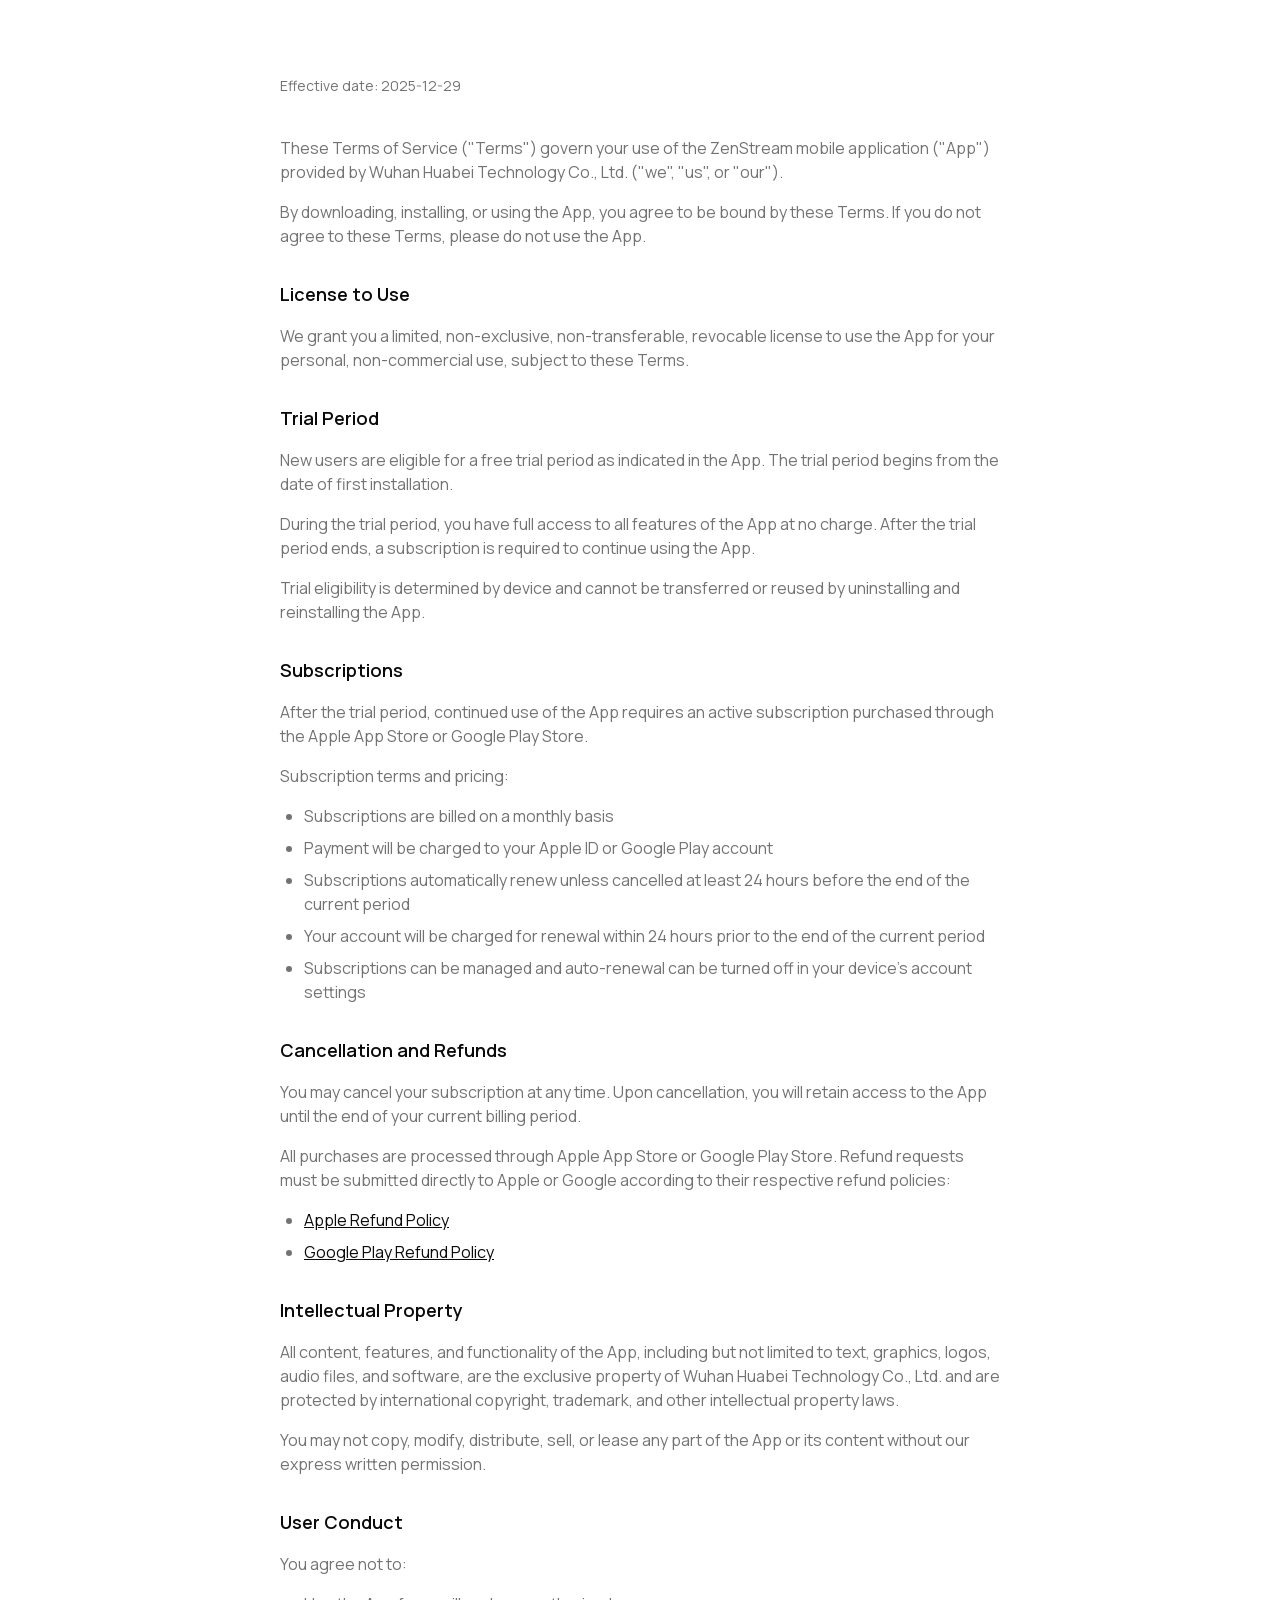
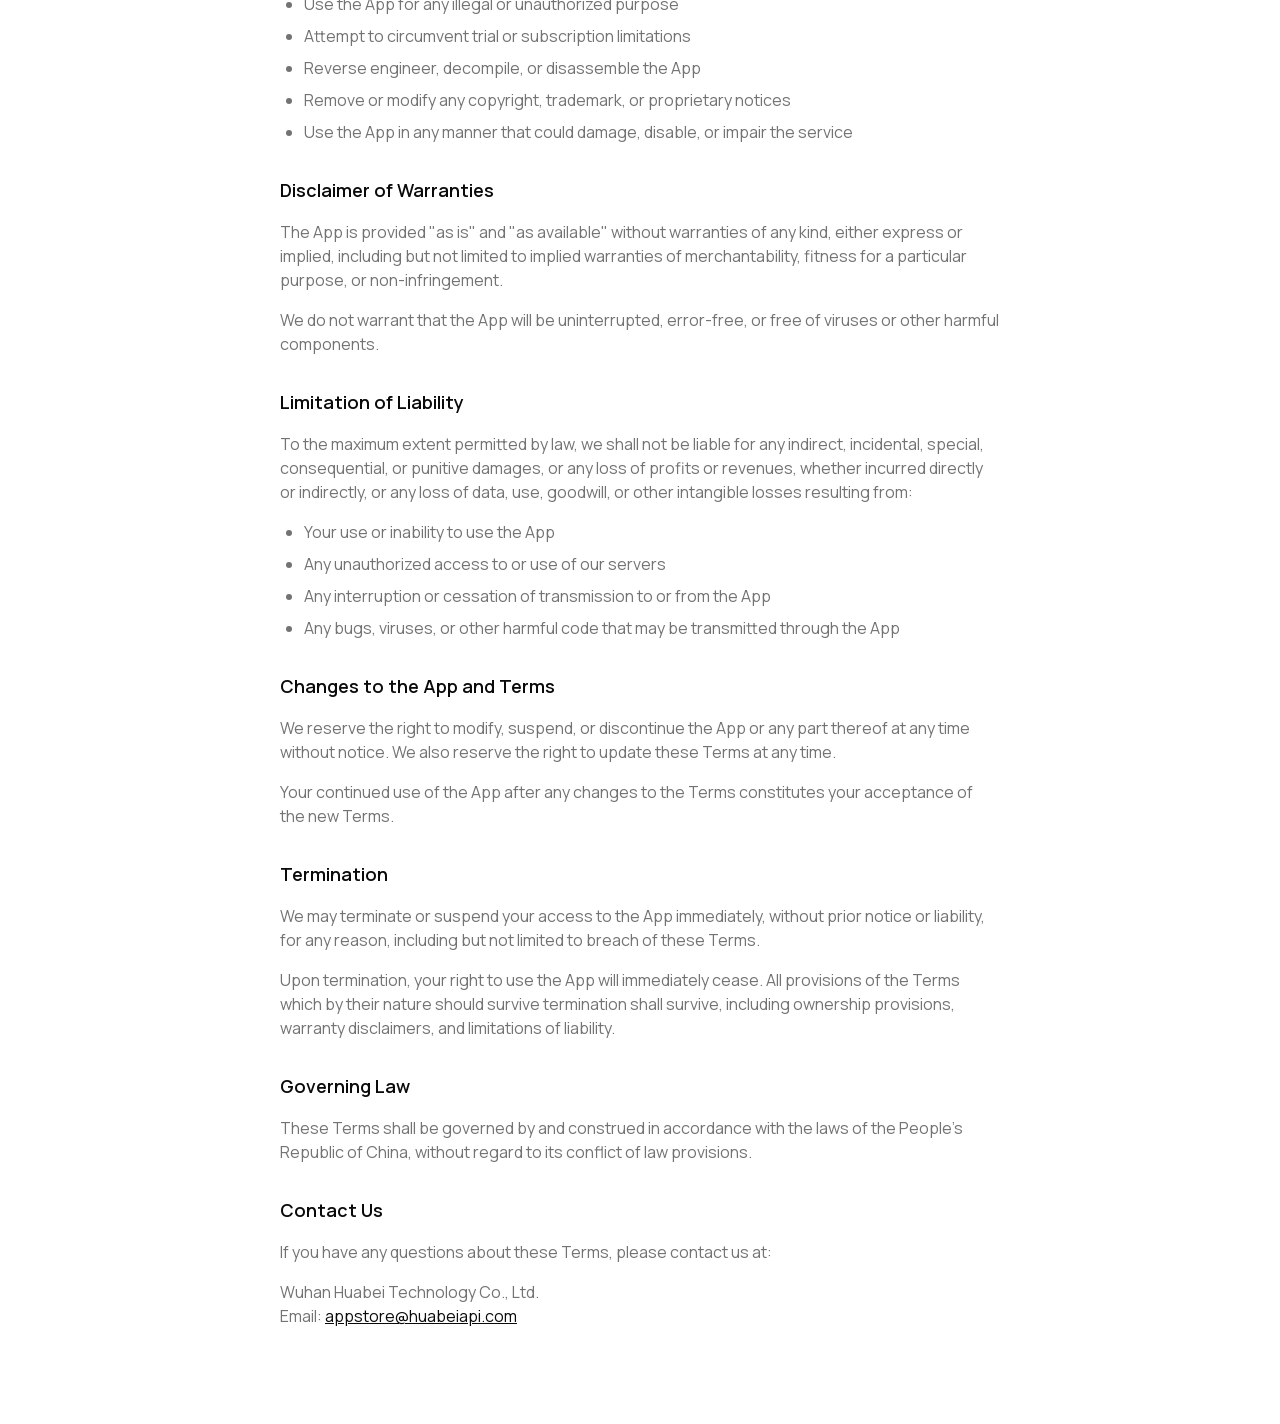
<file: terms/app/index.html>
<!DOCTYPE html><!--wejLbLSCkbna2i8SCmRKw--><html lang="en"><head><meta charSet="utf-8"/><meta name="viewport" content="width=device-width, initial-scale=1"/><link rel="preload" href="/_next/static/media/2a65768255d6b625-s.p.d19752fb.woff2" as="font" crossorigin="" type="font/woff2"/><link rel="preload" href="/_next/static/media/a343f882a40d2cc9-s.p.71e1367e.woff2" as="font" crossorigin="" type="font/woff2"/><link rel="stylesheet" href="/_next/static/chunks/f637bc692009733d.css" data-precedence="next"/><link rel="preload" as="script" fetchPriority="low" href="/_next/static/chunks/e1d80294ad0e7398.js"/><script src="/_next/static/chunks/d7fed4494911480a.js" async=""></script><script src="/_next/static/chunks/1b48bc4eb8002d80.js" async=""></script><script src="/_next/static/chunks/turbopack-7a085010ad123f3b.js" async=""></script><script src="/_next/static/chunks/88d3b2b369814ec6.js" async=""></script><script src="/_next/static/chunks/483a12865e0bba97.js" async=""></script><script src="/_next/static/chunks/1d3be43a6dda29b7.js" async=""></script><meta name="next-size-adjust" content=""/><title>ZenMode — White Noise Companion for macOS</title><meta name="description" content="Find your calm with ZenMode, a minimalist macOS white noise mixer for focus, relaxation, and sleep."/><link rel="icon" href="/favicon.ico?favicon.0b3bf435.ico" sizes="256x256" type="image/x-icon"/><script src="/_next/static/chunks/a6dad97d9634a72d.js" noModule=""></script></head><body class="manrope_7102bd49-module__TIbn1W__variable playfair_display_a2a8abc9-module__SQEMyG__variable font-sans antialiased"><div hidden=""><!--$--><!--/$--></div><script>((a,b,c,d,e,f,g,h)=>{let i=document.documentElement,j=["light","dark"];function k(b){var c;(Array.isArray(a)?a:[a]).forEach(a=>{let c="class"===a,d=c&&f?e.map(a=>f[a]||a):e;c?(i.classList.remove(...d),i.classList.add(f&&f[b]?f[b]:b)):i.setAttribute(a,b)}),c=b,h&&j.includes(c)&&(i.style.colorScheme=c)}if(d)k(d);else try{let a=localStorage.getItem(b)||c,d=g&&"system"===a?window.matchMedia("(prefers-color-scheme: dark)").matches?"dark":"light":a;k(d)}catch(a){}})("class","theme","system",null,["light","dark"],null,true,true)</script><div class="min-h-screen bg-background text-foreground"><main class="mx-auto w-full max-w-3xl px-4 pb-24 pt-12 sm:px-6 sm:pt-16"><p class="mt-3 text-sm text-muted-foreground">Effective date: 2025-12-29</p><section class="mt-10 space-y-4 text-base text-muted-foreground"><p>These Terms of Service (&quot;Terms&quot;) govern your use of the ZenStream mobile application (&quot;App&quot;) provided by Wuhan Huabei Technology Co., Ltd. (&quot;we&quot;, &quot;us&quot;, or &quot;our&quot;).</p><p>By downloading, installing, or using the App, you agree to be bound by these Terms. If you do not agree to these Terms, please do not use the App.</p><h2 class="text-lg font-semibold text-foreground !mt-8">License to Use</h2><p>We grant you a limited, non-exclusive, non-transferable, revocable license to use the App for your personal, non-commercial use, subject to these Terms.</p><h2 class="text-lg font-semibold text-foreground !mt-8">Trial Period</h2><p>New users are eligible for a free trial period as indicated in the App. The trial period begins from the date of first installation.</p><p>During the trial period, you have full access to all features of the App at no charge. After the trial period ends, a subscription is required to continue using the App.</p><p>Trial eligibility is determined by device and cannot be transferred or reused by uninstalling and reinstalling the App.</p><h2 class="text-lg font-semibold text-foreground !mt-8">Subscriptions</h2><p>After the trial period, continued use of the App requires an active subscription purchased through the Apple App Store or Google Play Store.</p><p>Subscription terms and pricing:</p><ul class="list-disc pl-6 space-y-2"><li>Subscriptions are billed on a monthly basis</li><li>Payment will be charged to your Apple ID or Google Play account</li><li>Subscriptions automatically renew unless cancelled at least 24 hours before the end of the current period</li><li>Your account will be charged for renewal within 24 hours prior to the end of the current period</li><li>Subscriptions can be managed and auto-renewal can be turned off in your device&#x27;s account settings</li></ul><h2 class="text-lg font-semibold text-foreground !mt-8">Cancellation and Refunds</h2><p>You may cancel your subscription at any time. Upon cancellation, you will retain access to the App until the end of your current billing period.</p><p>All purchases are processed through Apple App Store or Google Play Store. Refund requests must be submitted directly to Apple or Google according to their respective refund policies:</p><ul class="list-disc pl-6 space-y-2"><li><a class="text-foreground underline hover:text-primary" href="https://support.apple.com/en-us/118223" target="_blank" rel="noopener noreferrer">Apple Refund Policy</a></li><li><a class="text-foreground underline hover:text-primary" href="https://support.google.com/googleplay/answer/2479637" target="_blank" rel="noopener noreferrer">Google Play Refund Policy</a></li></ul><h2 class="text-lg font-semibold text-foreground !mt-8">Intellectual Property</h2><p>All content, features, and functionality of the App, including but not limited to text, graphics, logos, audio files, and software, are the exclusive property of Wuhan Huabei Technology Co., Ltd. and are protected by international copyright, trademark, and other intellectual property laws.</p><p>You may not copy, modify, distribute, sell, or lease any part of the App or its content without our express written permission.</p><h2 class="text-lg font-semibold text-foreground !mt-8">User Conduct</h2><p>You agree not to:</p><ul class="list-disc pl-6 space-y-2"><li>Use the App for any illegal or unauthorized purpose</li><li>Attempt to circumvent trial or subscription limitations</li><li>Reverse engineer, decompile, or disassemble the App</li><li>Remove or modify any copyright, trademark, or proprietary notices</li><li>Use the App in any manner that could damage, disable, or impair the service</li></ul><h2 class="text-lg font-semibold text-foreground !mt-8">Disclaimer of Warranties</h2><p>The App is provided &quot;as is&quot; and &quot;as available&quot; without warranties of any kind, either express or implied, including but not limited to implied warranties of merchantability, fitness for a particular purpose, or non-infringement.</p><p>We do not warrant that the App will be uninterrupted, error-free, or free of viruses or other harmful components.</p><h2 class="text-lg font-semibold text-foreground !mt-8">Limitation of Liability</h2><p>To the maximum extent permitted by law, we shall not be liable for any indirect, incidental, special, consequential, or punitive damages, or any loss of profits or revenues, whether incurred directly or indirectly, or any loss of data, use, goodwill, or other intangible losses resulting from:</p><ul class="list-disc pl-6 space-y-2"><li>Your use or inability to use the App</li><li>Any unauthorized access to or use of our servers</li><li>Any interruption or cessation of transmission to or from the App</li><li>Any bugs, viruses, or other harmful code that may be transmitted through the App</li></ul><h2 class="text-lg font-semibold text-foreground !mt-8">Changes to the App and Terms</h2><p>We reserve the right to modify, suspend, or discontinue the App or any part thereof at any time without notice. We also reserve the right to update these Terms at any time.</p><p>Your continued use of the App after any changes to the Terms constitutes your acceptance of the new Terms.</p><h2 class="text-lg font-semibold text-foreground !mt-8">Termination</h2><p>We may terminate or suspend your access to the App immediately, without prior notice or liability, for any reason, including but not limited to breach of these Terms.</p><p>Upon termination, your right to use the App will immediately cease. All provisions of the Terms which by their nature should survive termination shall survive, including ownership provisions, warranty disclaimers, and limitations of liability.</p><h2 class="text-lg font-semibold text-foreground !mt-8">Governing Law</h2><p>These Terms shall be governed by and construed in accordance with the laws of the People&#x27;s Republic of China, without regard to its conflict of law provisions.</p><h2 class="text-lg font-semibold text-foreground !mt-8">Contact Us</h2><p>If you have any questions about these Terms, please contact us at:</p><p class="!mt-2">Wuhan Huabei Technology Co., Ltd.<br/>Email:<!-- --> <a class="text-foreground underline" href="mailto:appstore@huabeiapi.com">appstore@huabeiapi.com</a></p></section></main></div><!--$--><!--/$--><script src="/_next/static/chunks/e1d80294ad0e7398.js" id="_R_" async=""></script><script>(self.__next_f=self.__next_f||[]).push([0])</script><script>self.__next_f.push([1,"1:\"$Sreact.fragment\"\n2:I[89554,[\"/_next/static/chunks/88d3b2b369814ec6.js\"],\"ThemeProvider\"]\n3:I[92337,[\"/_next/static/chunks/483a12865e0bba97.js\",\"/_next/static/chunks/1d3be43a6dda29b7.js\"],\"default\"]\n4:I[64226,[\"/_next/static/chunks/483a12865e0bba97.js\",\"/_next/static/chunks/1d3be43a6dda29b7.js\"],\"default\"]\n26:I[54354,[],\"default\"]\n:HL[\"/_next/static/chunks/f637bc692009733d.css\",\"style\"]\n:HL[\"/_next/static/media/2a65768255d6b625-s.p.d19752fb.woff2\",\"font\",{\"crossOrigin\":\"\",\"type\":\"font/woff2\"}]\n:HL[\"/_next/static/media/a343f882a40d2cc9-s.p.71e1367e.woff2\",\"font\",{\"crossOrigin\":\"\",\"type\":\"font/woff2\"}]\n"])</script><script>self.__next_f.push([1,"0:{\"P\":null,\"b\":\"wejLbLSCkbna2i8SCmRKw\",\"c\":[\"\",\"terms\",\"app\",\"\"],\"q\":\"\",\"i\":false,\"f\":[[[\"\",{\"children\":[\"terms\",{\"children\":[\"app\",{\"children\":[\"__PAGE__\",{}]}]}]},\"$undefined\",\"$undefined\",true],[[\"$\",\"$1\",\"c\",{\"children\":[[[\"$\",\"link\",\"0\",{\"rel\":\"stylesheet\",\"href\":\"/_next/static/chunks/f637bc692009733d.css\",\"precedence\":\"next\",\"crossOrigin\":\"$undefined\",\"nonce\":\"$undefined\"}],[\"$\",\"script\",\"script-0\",{\"src\":\"/_next/static/chunks/88d3b2b369814ec6.js\",\"async\":true,\"nonce\":\"$undefined\"}]],[\"$\",\"html\",null,{\"lang\":\"en\",\"suppressHydrationWarning\":true,\"children\":[\"$\",\"body\",null,{\"className\":\"manrope_7102bd49-module__TIbn1W__variable playfair_display_a2a8abc9-module__SQEMyG__variable font-sans antialiased\",\"children\":[\"$\",\"$L2\",null,{\"attribute\":\"class\",\"defaultTheme\":\"system\",\"enableSystem\":true,\"disableTransitionOnChange\":true,\"children\":[\"$\",\"$L3\",null,{\"parallelRouterKey\":\"children\",\"error\":\"$undefined\",\"errorStyles\":\"$undefined\",\"errorScripts\":\"$undefined\",\"template\":[\"$\",\"$L4\",null,{}],\"templateStyles\":\"$undefined\",\"templateScripts\":\"$undefined\",\"notFound\":[[[\"$\",\"title\",null,{\"children\":\"404: This page could not be found.\"}],[\"$\",\"div\",null,{\"style\":{\"fontFamily\":\"system-ui,\\\"Segoe UI\\\",Roboto,Helvetica,Arial,sans-serif,\\\"Apple Color Emoji\\\",\\\"Segoe UI Emoji\\\"\",\"height\":\"100vh\",\"textAlign\":\"center\",\"display\":\"flex\",\"flexDirection\":\"column\",\"alignItems\":\"center\",\"justifyContent\":\"center\"},\"children\":[\"$\",\"div\",null,{\"children\":[[\"$\",\"style\",null,{\"dangerouslySetInnerHTML\":{\"__html\":\"body{color:#000;background:#fff;margin:0}.next-error-h1{border-right:1px solid rgba(0,0,0,.3)}@media (prefers-color-scheme:dark){body{color:#fff;background:#000}.next-error-h1{border-right:1px solid rgba(255,255,255,.3)}}\"}}],[\"$\",\"h1\",null,{\"className\":\"next-error-h1\",\"style\":{\"display\":\"inline-block\",\"margin\":\"0 20px 0 0\",\"padding\":\"0 23px 0 0\",\"fontSize\":24,\"fontWeight\":500,\"verticalAlign\":\"top\",\"lineHeight\":\"49px\"},\"children\":404}],[\"$\",\"div\",null,{\"style\":{\"display\":\"inline-block\"},\"children\":[\"$\",\"h2\",null,{\"style\":{\"fontSize\":14,\"fontWeight\":400,\"lineHeight\":\"49px\",\"margin\":0},\"children\":\"This page could not be found.\"}]}]]}]}]],[]],\"forbidden\":\"$undefined\",\"unauthorized\":\"$undefined\"}]}]}]}]]}],{\"children\":[[\"$\",\"$1\",\"c\",{\"children\":[null,[\"$\",\"$L3\",null,{\"parallelRouterKey\":\"children\",\"error\":\"$undefined\",\"errorStyles\":\"$undefined\",\"errorScripts\":\"$undefined\",\"template\":[\"$\",\"$L4\",null,{}],\"templateStyles\":\"$undefined\",\"templateScripts\":\"$undefined\",\"notFound\":\"$undefined\",\"forbidden\":\"$undefined\",\"unauthorized\":\"$undefined\"}]]}],{\"children\":[[\"$\",\"$1\",\"c\",{\"children\":[null,[\"$\",\"$L3\",null,{\"parallelRouterKey\":\"children\",\"error\":\"$undefined\",\"errorStyles\":\"$undefined\",\"errorScripts\":\"$undefined\",\"template\":[\"$\",\"$L4\",null,{}],\"templateStyles\":\"$undefined\",\"templateScripts\":\"$undefined\",\"notFound\":\"$undefined\",\"forbidden\":\"$undefined\",\"unauthorized\":\"$undefined\"}]]}],{\"children\":[[\"$\",\"$1\",\"c\",{\"children\":[[\"$\",\"div\",null,{\"className\":\"min-h-screen bg-background text-foreground\",\"children\":[\"$\",\"main\",null,{\"className\":\"mx-auto w-full max-w-3xl px-4 pb-24 pt-12 sm:px-6 sm:pt-16\",\"children\":[[\"$\",\"p\",null,{\"className\":\"mt-3 text-sm text-muted-foreground\",\"children\":\"Effective date: 2025-12-29\"}],[\"$\",\"section\",null,{\"className\":\"mt-10 space-y-4 text-base text-muted-foreground\",\"children\":[[\"$\",\"p\",null,{\"children\":\"These Terms of Service (\\\"Terms\\\") govern your use of the ZenStream mobile application (\\\"App\\\") provided by Wuhan Huabei Technology Co., Ltd. (\\\"we\\\", \\\"us\\\", or \\\"our\\\").\"}],[\"$\",\"p\",null,{\"children\":\"By downloading, installing, or using the App, you agree to be bound by these Terms. If you do not agree to these Terms, please do not use the App.\"}],[\"$\",\"h2\",null,{\"className\":\"text-lg font-semibold text-foreground !mt-8\",\"children\":\"License to Use\"}],[\"$\",\"p\",null,{\"children\":\"We grant you a limited, non-exclusive, non-transferable, revocable license to use the App for your personal, non-commercial use, subject to these Terms.\"}],[\"$\",\"h2\",null,{\"className\":\"text-lg font-semibold text-foreground !mt-8\",\"children\":\"Trial Period\"}],[\"$\",\"p\",null,{\"children\":\"New users are eligible for a free trial period as indicated in the App. The trial period begins from the date of first installation.\"}],[\"$\",\"p\",null,{\"children\":\"During the trial period, you have full access to all features of the App at no charge. After the trial period ends, a subscription is required to continue using the App.\"}],[\"$\",\"p\",null,{\"children\":\"Trial eligibility is determined by device and cannot be transferred or reused by uninstalling and reinstalling the App.\"}],\"$L5\",\"$L6\",\"$L7\",\"$L8\",\"$L9\",\"$La\",\"$Lb\",\"$Lc\",\"$Ld\",\"$Le\",\"$Lf\",\"$L10\",\"$L11\",\"$L12\",\"$L13\",\"$L14\",\"$L15\",\"$L16\",\"$L17\",\"$L18\",\"$L19\",\"$L1a\",\"$L1b\",\"$L1c\",\"$L1d\",\"$L1e\",\"$L1f\",\"$L20\",\"$L21\",\"$L22\",\"$L23\"]}]]}]}],null,\"$L24\"]}],{},null,false,false]},null,false,false]},null,false,false]},null,false,false],\"$L25\",false]],\"m\":\"$undefined\",\"G\":[\"$26\",[]],\"S\":true}\n"])</script><script>self.__next_f.push([1,"27:I[2718,[\"/_next/static/chunks/483a12865e0bba97.js\",\"/_next/static/chunks/1d3be43a6dda29b7.js\"],\"OutletBoundary\"]\n28:\"$Sreact.suspense\"\n2a:I[2718,[\"/_next/static/chunks/483a12865e0bba97.js\",\"/_next/static/chunks/1d3be43a6dda29b7.js\"],\"ViewportBoundary\"]\n2c:I[2718,[\"/_next/static/chunks/483a12865e0bba97.js\",\"/_next/static/chunks/1d3be43a6dda29b7.js\"],\"MetadataBoundary\"]\n5:[\"$\",\"h2\",null,{\"className\":\"text-lg font-semibold text-foreground !mt-8\",\"children\":\"Subscriptions\"}]\n6:[\"$\",\"p\",null,{\"children\":\"After the trial period, continued use of the App requires an active subscription purchased through the Apple App Store or Google Play Store.\"}]\n7:[\"$\",\"p\",null,{\"children\":\"Subscription terms and pricing:\"}]\n8:[\"$\",\"ul\",null,{\"className\":\"list-disc pl-6 space-y-2\",\"children\":[[\"$\",\"li\",null,{\"children\":\"Subscriptions are billed on a monthly basis\"}],[\"$\",\"li\",null,{\"children\":\"Payment will be charged to your Apple ID or Google Play account\"}],[\"$\",\"li\",null,{\"children\":\"Subscriptions automatically renew unless cancelled at least 24 hours before the end of the current period\"}],[\"$\",\"li\",null,{\"children\":\"Your account will be charged for renewal within 24 hours prior to the end of the current period\"}],[\"$\",\"li\",null,{\"children\":\"Subscriptions can be managed and auto-renewal can be turned off in your device's account settings\"}]]}]\n9:[\"$\",\"h2\",null,{\"className\":\"text-lg font-semibold text-foreground !mt-8\",\"children\":\"Cancellation and Refunds\"}]\na:[\"$\",\"p\",null,{\"children\":\"You may cancel your subscription at any time. Upon cancellation, you will retain access to the App until the end of your current billing period.\"}]\nb:[\"$\",\"p\",null,{\"children\":\"All purchases are processed through Apple App Store or Google Play Store. Refund requests must be submitted directly to Apple or Google according to their respective refund policies:\"}]\nc:[\"$\",\"ul\",null,{\"className\":\"list-disc pl-6 space-y-2\",\"children\":[[\"$\",\"li\",null,{\"children\":[\"$\",\"a\",null,{\"className\":\"text-foreground underline hover:text-primary\",\"href\":\"https://support.apple.com/en-us/118223\",\"target\":\"_blank\",\"rel\":\"noopener noreferrer\",\"children\":\"Apple Refund Policy\"}]}],[\"$\",\"li\",null,{\"children\":[\"$\",\"a\",null,{\"className\":\"text-foreground underline hover:text-primary\",\"href\":\"https://support.google.com/googleplay/answer/2479637\",\"target\":\"_blank\",\"rel\":\"noopener noreferrer\",\"children\":\"Google Play Refund Policy\"}]}]]}]\nd:[\"$\",\"h2\",null,{\"className\":\"text-lg font-semibold text-foreground !mt-8\",\"children\":\"Intellectual Property\"}]\ne:[\"$\",\"p\",null,{\"children\":\"All content, features, and functionality of the App, including but not limited to text, graphics, logos, audio files, and software, are the exclusive property of Wuhan Huabei Technology Co., Ltd. and are protected by international copyright, trademark, and other intellectual property laws.\"}]\nf:[\"$\",\"p\",null,{\"children\":\"You may not copy, modify, distribute, sell, or lease any part of the App or its content without our express written permission.\"}]\n10:[\"$\",\"h2\",null,{\"className\":\"text-lg font-semibold text-foreground !mt-8\",\"children\":\"User Conduct\"}]\n11:[\"$\",\"p\",null,{\"children\":\"You agree not to:\"}]\n12:[\"$\",\"ul\",null,{\"className\":\"list-disc pl-6 space-y-2\",\"children\":[[\"$\",\"li\",null,{\"children\":\"Use the App for any illegal or unauthorized purpose\"}],[\"$\",\"li\",null,{\"children\":\"Attempt to circumvent trial or subscription limitations\"}],[\"$\",\"li\",null,{\"children\":\"Reverse engineer, decompile, or disassemble the App\"}],[\"$\",\"li\",null,{\"children\":\"Remove or modify any copyright, trademark, or proprietary notices\"}],[\"$\",\"li\",null,{\"children\":\"Use the App in any manner that could damage, disable, or impair the service\"}]]}]\n13:[\"$\",\"h2\",null,{\"className\":\"text-lg font-semibold text-foreground !mt-8\",\"children\":\"Disclaimer of Warranties\"}]\n14:[\"$\",\"p\",null,{\"children\":\"The App is provided \\\"as is\\\" and \\\"as available\\\" without warranties of any kind, either express or implied, including but not limited to implied warranties of merchantability, fitness for a particular purpose, or non-infringement.\"}]\n15:[\"$\",\"p\",null"])</script><script>self.__next_f.push([1,",{\"children\":\"We do not warrant that the App will be uninterrupted, error-free, or free of viruses or other harmful components.\"}]\n16:[\"$\",\"h2\",null,{\"className\":\"text-lg font-semibold text-foreground !mt-8\",\"children\":\"Limitation of Liability\"}]\n17:[\"$\",\"p\",null,{\"children\":\"To the maximum extent permitted by law, we shall not be liable for any indirect, incidental, special, consequential, or punitive damages, or any loss of profits or revenues, whether incurred directly or indirectly, or any loss of data, use, goodwill, or other intangible losses resulting from:\"}]\n18:[\"$\",\"ul\",null,{\"className\":\"list-disc pl-6 space-y-2\",\"children\":[[\"$\",\"li\",null,{\"children\":\"Your use or inability to use the App\"}],[\"$\",\"li\",null,{\"children\":\"Any unauthorized access to or use of our servers\"}],[\"$\",\"li\",null,{\"children\":\"Any interruption or cessation of transmission to or from the App\"}],[\"$\",\"li\",null,{\"children\":\"Any bugs, viruses, or other harmful code that may be transmitted through the App\"}]]}]\n19:[\"$\",\"h2\",null,{\"className\":\"text-lg font-semibold text-foreground !mt-8\",\"children\":\"Changes to the App and Terms\"}]\n1a:[\"$\",\"p\",null,{\"children\":\"We reserve the right to modify, suspend, or discontinue the App or any part thereof at any time without notice. We also reserve the right to update these Terms at any time.\"}]\n1b:[\"$\",\"p\",null,{\"children\":\"Your continued use of the App after any changes to the Terms constitutes your acceptance of the new Terms.\"}]\n1c:[\"$\",\"h2\",null,{\"className\":\"text-lg font-semibold text-foreground !mt-8\",\"children\":\"Termination\"}]\n1d:[\"$\",\"p\",null,{\"children\":\"We may terminate or suspend your access to the App immediately, without prior notice or liability, for any reason, including but not limited to breach of these Terms.\"}]\n1e:[\"$\",\"p\",null,{\"children\":\"Upon termination, your right to use the App will immediately cease. All provisions of the Terms which by their nature should survive termination shall survive, including ownership provisions, warranty disclaimers, and limitations of liability.\"}]\n1f:[\"$\",\"h2\",null,{\"className\":\"text-lg font-semibold text-foreground !mt-8\",\"children\":\"Governing Law\"}]\n20:[\"$\",\"p\",null,{\"children\":\"These Terms shall be governed by and construed in accordance with the laws of the People's Republic of China, without regard to its conflict of law provisions.\"}]\n21:[\"$\",\"h2\",null,{\"className\":\"text-lg font-semibold text-foreground !mt-8\",\"children\":\"Contact Us\"}]\n22:[\"$\",\"p\",null,{\"children\":\"If you have any questions about these Terms, please contact us at:\"}]\n23:[\"$\",\"p\",null,{\"className\":\"!mt-2\",\"children\":[\"Wuhan Huabei Technology Co., Ltd.\",[\"$\",\"br\",null,{}],\"Email:\",\" \",[\"$\",\"a\",null,{\"className\":\"text-foreground underline\",\"href\":\"mailto:appstore@huabeiapi.com\",\"children\":\"appstore@huabeiapi.com\"}]]}]\n24:[\"$\",\"$L27\",null,{\"children\":[\"$\",\"$28\",null,{\"name\":\"Next.MetadataOutlet\",\"children\":\"$@29\"}]}]\n25:[\"$\",\"$1\",\"h\",{\"children\":[null,[\"$\",\"$L2a\",null,{\"children\":\"$L2b\"}],[\"$\",\"div\",null,{\"hidden\":true,\"children\":[\"$\",\"$L2c\",null,{\"children\":[\"$\",\"$28\",null,{\"name\":\"Next.Metadata\",\"children\":\"$L2d\"}]}]}],[\"$\",\"meta\",null,{\"name\":\"next-size-adjust\",\"content\":\"\"}]]}]\n"])</script><script>self.__next_f.push([1,"2b:[[\"$\",\"meta\",\"0\",{\"charSet\":\"utf-8\"}],[\"$\",\"meta\",\"1\",{\"name\":\"viewport\",\"content\":\"width=device-width, initial-scale=1\"}]]\n"])</script><script>self.__next_f.push([1,"2e:I[14638,[\"/_next/static/chunks/483a12865e0bba97.js\",\"/_next/static/chunks/1d3be43a6dda29b7.js\"],\"IconMark\"]\n29:null\n2d:[[\"$\",\"title\",\"0\",{\"children\":\"ZenMode — White Noise Companion for macOS\"}],[\"$\",\"meta\",\"1\",{\"name\":\"description\",\"content\":\"Find your calm with ZenMode, a minimalist macOS white noise mixer for focus, relaxation, and sleep.\"}],[\"$\",\"link\",\"2\",{\"rel\":\"icon\",\"href\":\"/favicon.ico?favicon.0b3bf435.ico\",\"sizes\":\"256x256\",\"type\":\"image/x-icon\"}],[\"$\",\"$L2e\",\"3\",{}]]\n"])</script></body></html>
</file>
<file: _next/static/chunks/f637bc692009733d.css>
@font-face{font-family:Manrope;font-style:normal;font-weight:200 800;font-display:swap;src:url(../media/a342834df7752944-s.bb140f9f.woff2)format("woff2");unicode-range:U+460-52F,U+1C80-1C8A,U+20B4,U+2DE0-2DFF,U+A640-A69F,U+FE2E-FE2F}@font-face{font-family:Manrope;font-style:normal;font-weight:200 800;font-display:swap;src:url(../media/d3fe2f289711ac3f-s.50575af1.woff2)format("woff2");unicode-range:U+301,U+400-45F,U+490-491,U+4B0-4B1,U+2116}@font-face{font-family:Manrope;font-style:normal;font-weight:200 800;font-display:swap;src:url(../media/58c4895d0a0ef7cc-s.78d1a7ae.woff2)format("woff2");unicode-range:U+370-377,U+37A-37F,U+384-38A,U+38C,U+38E-3A1,U+3A3-3FF}@font-face{font-family:Manrope;font-style:normal;font-weight:200 800;font-display:swap;src:url(../media/bfc7db5c00d21bc5-s.247c8473.woff2)format("woff2");unicode-range:U+102-103,U+110-111,U+128-129,U+168-169,U+1A0-1A1,U+1AF-1B0,U+300-301,U+303-304,U+308-309,U+323,U+329,U+1EA0-1EF9,U+20AB}@font-face{font-family:Manrope;font-style:normal;font-weight:200 800;font-display:swap;src:url(../media/6ab0db14f70d8ed6-s.18d7c7dc.woff2)format("woff2");unicode-range:U+100-2BA,U+2BD-2C5,U+2C7-2CC,U+2CE-2D7,U+2DD-2FF,U+304,U+308,U+329,U+1D00-1DBF,U+1E00-1E9F,U+1EF2-1EFF,U+2020,U+20A0-20AB,U+20AD-20C0,U+2113,U+2C60-2C7F,U+A720-A7FF}@font-face{font-family:Manrope;font-style:normal;font-weight:200 800;font-display:swap;src:url(../media/a343f882a40d2cc9-s.p.71e1367e.woff2)format("woff2");unicode-range:U+??,U+131,U+152-153,U+2BB-2BC,U+2C6,U+2DA,U+2DC,U+304,U+308,U+329,U+2000-206F,U+20AC,U+2122,U+2191,U+2193,U+2212,U+2215,U+FEFF,U+FFFD}@font-face{font-family:Manrope Fallback;src:local(Arial);ascent-override:103.31%;descent-override:29.07%;line-gap-override:0.0%;size-adjust:103.19%}.manrope_7102bd49-module__TIbn1W__className{font-family:Manrope,Manrope Fallback;font-style:normal}.manrope_7102bd49-module__TIbn1W__variable{--font-body:"Manrope","Manrope Fallback"}
@font-face{font-family:Playfair Display;font-style:normal;font-weight:400 900;font-display:swap;src:url(../media/65c558afe41e89d6-s.e2c8389a.woff2)format("woff2");unicode-range:U+301,U+400-45F,U+490-491,U+4B0-4B1,U+2116}@font-face{font-family:Playfair Display;font-style:normal;font-weight:400 900;font-display:swap;src:url(../media/14e23f9b59180572-s.9c448f3c.woff2)format("woff2");unicode-range:U+102-103,U+110-111,U+128-129,U+168-169,U+1A0-1A1,U+1AF-1B0,U+300-301,U+303-304,U+308-309,U+323,U+329,U+1EA0-1EF9,U+20AB}@font-face{font-family:Playfair Display;font-style:normal;font-weight:400 900;font-display:swap;src:url(../media/b49b0d9b851e4899-s.4f3fa681.woff2)format("woff2");unicode-range:U+100-2BA,U+2BD-2C5,U+2C7-2CC,U+2CE-2D7,U+2DD-2FF,U+304,U+308,U+329,U+1D00-1DBF,U+1E00-1E9F,U+1EF2-1EFF,U+2020,U+20A0-20AB,U+20AD-20C0,U+2113,U+2C60-2C7F,U+A720-A7FF}@font-face{font-family:Playfair Display;font-style:normal;font-weight:400 900;font-display:swap;src:url(../media/2a65768255d6b625-s.p.d19752fb.woff2)format("woff2");unicode-range:U+??,U+131,U+152-153,U+2BB-2BC,U+2C6,U+2DA,U+2DC,U+304,U+308,U+329,U+2000-206F,U+20AC,U+2122,U+2191,U+2193,U+2212,U+2215,U+FEFF,U+FFFD}@font-face{font-family:Playfair Display Fallback;src:local(Times New Roman);ascent-override:97.25%;descent-override:22.56%;line-gap-override:0.0%;size-adjust:111.26%}.playfair_display_a2a8abc9-module__SQEMyG__className{font-family:Playfair Display,Playfair Display Fallback;font-style:normal}.playfair_display_a2a8abc9-module__SQEMyG__variable{--font-display:"Playfair Display","Playfair Display Fallback"}
@layer properties{@supports (((-webkit-hyphens:none)) and (not (margin-trim:inline))) or ((-moz-orient:inline) and (not (color:rgb(from red r g b)))){*,:before,:after,::backdrop{--tw-scale-x:1;--tw-scale-y:1;--tw-scale-z:1;--tw-rotate-x:initial;--tw-rotate-y:initial;--tw-rotate-z:initial;--tw-skew-x:initial;--tw-skew-y:initial;--tw-space-y-reverse:0;--tw-border-style:solid;--tw-gradient-position:initial;--tw-gradient-from:#0000;--tw-gradient-via:#0000;--tw-gradient-to:#0000;--tw-gradient-stops:initial;--tw-gradient-via-stops:initial;--tw-gradient-from-position:0%;--tw-gradient-via-position:50%;--tw-gradient-to-position:100%;--tw-leading:initial;--tw-font-weight:initial;--tw-tracking:initial;--tw-shadow:0 0 #0000;--tw-shadow-color:initial;--tw-shadow-alpha:100%;--tw-inset-shadow:0 0 #0000;--tw-inset-shadow-color:initial;--tw-inset-shadow-alpha:100%;--tw-ring-color:initial;--tw-ring-shadow:0 0 #0000;--tw-inset-ring-color:initial;--tw-inset-ring-shadow:0 0 #0000;--tw-ring-inset:initial;--tw-ring-offset-width:0px;--tw-ring-offset-color:#fff;--tw-ring-offset-shadow:0 0 #0000;--tw-outline-style:solid;--tw-blur:initial;--tw-brightness:initial;--tw-contrast:initial;--tw-grayscale:initial;--tw-hue-rotate:initial;--tw-invert:initial;--tw-opacity:initial;--tw-saturate:initial;--tw-sepia:initial;--tw-drop-shadow:initial;--tw-drop-shadow-color:initial;--tw-drop-shadow-alpha:100%;--tw-drop-shadow-size:initial;--tw-backdrop-blur:initial;--tw-backdrop-brightness:initial;--tw-backdrop-contrast:initial;--tw-backdrop-grayscale:initial;--tw-backdrop-hue-rotate:initial;--tw-backdrop-invert:initial;--tw-backdrop-opacity:initial;--tw-backdrop-saturate:initial;--tw-backdrop-sepia:initial;--tw-animation-delay:0s;--tw-animation-direction:normal;--tw-animation-duration:initial;--tw-animation-fill-mode:none;--tw-animation-iteration-count:1;--tw-enter-blur:0;--tw-enter-opacity:1;--tw-enter-rotate:0;--tw-enter-scale:1;--tw-enter-translate-x:0;--tw-enter-translate-y:0;--tw-exit-blur:0;--tw-exit-opacity:1;--tw-exit-rotate:0;--tw-exit-scale:1;--tw-exit-translate-x:0;--tw-exit-translate-y:0}}}@layer theme{:root,:host{--spacing:.25rem;--container-xl:36rem;--container-3xl:48rem;--container-6xl:72rem;--text-xs:.75rem;--text-xs--line-height:calc(1/.75);--text-sm:.875rem;--text-sm--line-height:calc(1.25/.875);--text-base:1rem;--text-base--line-height:calc(1.5/1);--text-lg:1.125rem;--text-lg--line-height:calc(1.75/1.125);--text-xl:1.25rem;--text-xl--line-height:calc(1.75/1.25);--text-2xl:1.5rem;--text-2xl--line-height:calc(2/1.5);--text-3xl:1.875rem;--text-3xl--line-height:calc(2.25/1.875);--text-4xl:2.25rem;--text-4xl--line-height:calc(2.5/2.25);--text-5xl:3rem;--text-5xl--line-height:1;--text-6xl:3.75rem;--text-6xl--line-height:1;--font-weight-medium:500;--font-weight-semibold:600;--tracking-widest:.1em;--leading-tight:1.25;--blur-2xl:40px;--blur-3xl:64px;--default-transition-duration:.15s;--default-transition-timing-function:cubic-bezier(.4,0,.2,1);--default-font-family:var(--font-body);--default-mono-font-family:var(--font-body)}}@layer base{*,:after,:before,::backdrop{box-sizing:border-box;border:0 solid;margin:0;padding:0}::file-selector-button{box-sizing:border-box;border:0 solid;margin:0;padding:0}html,:host{-webkit-text-size-adjust:100%;tab-size:4;line-height:1.5;font-family:var(--default-font-family,ui-sans-serif,system-ui,sans-serif,"Apple Color Emoji","Segoe UI Emoji","Segoe UI Symbol","Noto Color Emoji");font-feature-settings:var(--default-font-feature-settings,normal);font-variation-settings:var(--default-font-variation-settings,normal);-webkit-tap-highlight-color:transparent}hr{height:0;color:inherit;border-top-width:1px}abbr:where([title]){-webkit-text-decoration:underline dotted;text-decoration:underline dotted}h1,h2,h3,h4,h5,h6{font-size:inherit;font-weight:inherit}a{color:inherit;-webkit-text-decoration:inherit;-webkit-text-decoration:inherit;-webkit-text-decoration:inherit;-webkit-text-decoration:inherit;text-decoration:inherit}b,strong{font-weight:bolder}code,kbd,samp,pre{font-family:var(--default-mono-font-family,ui-monospace,SFMono-Regular,Menlo,Monaco,Consolas,"Liberation Mono","Courier New",monospace);font-feature-settings:var(--default-mono-font-feature-settings,normal);font-variation-settings:var(--default-mono-font-variation-settings,normal);font-size:1em}small{font-size:80%}sub,sup{vertical-align:baseline;font-size:75%;line-height:0;position:relative}sub{bottom:-.25em}sup{top:-.5em}table{text-indent:0;border-color:inherit;border-collapse:collapse}:-moz-focusring{outline:auto}progress{vertical-align:baseline}summary{display:list-item}ol,ul,menu{list-style:none}img,svg,video,canvas,audio,iframe,embed,object{vertical-align:middle;display:block}img,video{max-width:100%;height:auto}button,input,select,optgroup,textarea{font:inherit;font-feature-settings:inherit;font-variation-settings:inherit;letter-spacing:inherit;color:inherit;opacity:1;background-color:#0000;border-radius:0}::file-selector-button{font:inherit;font-feature-settings:inherit;font-variation-settings:inherit;letter-spacing:inherit;color:inherit;opacity:1;background-color:#0000;border-radius:0}:where(select:is([multiple],[size])) optgroup{font-weight:bolder}:where(select:is([multiple],[size])) optgroup option{padding-inline-start:20px}::file-selector-button{margin-inline-end:4px}::placeholder{opacity:1}@supports (not ((-webkit-appearance:-apple-pay-button))) or (contain-intrinsic-size:1px){::placeholder{color:currentColor}@supports (color:color-mix(in lab, red, red)){::placeholder{color:color-mix(in oklab,currentcolor 50%,transparent)}}}textarea{resize:vertical}::-webkit-search-decoration{-webkit-appearance:none}::-webkit-date-and-time-value{min-height:1lh;text-align:inherit}::-webkit-datetime-edit{display:inline-flex}::-webkit-datetime-edit-fields-wrapper{padding:0}::-webkit-datetime-edit{padding-block:0}::-webkit-datetime-edit-year-field{padding-block:0}::-webkit-datetime-edit-month-field{padding-block:0}::-webkit-datetime-edit-day-field{padding-block:0}::-webkit-datetime-edit-hour-field{padding-block:0}::-webkit-datetime-edit-minute-field{padding-block:0}::-webkit-datetime-edit-second-field{padding-block:0}::-webkit-datetime-edit-millisecond-field{padding-block:0}::-webkit-datetime-edit-meridiem-field{padding-block:0}::-webkit-calendar-picker-indicator{line-height:1}:-moz-ui-invalid{box-shadow:none}button,input:where([type=button],[type=reset],[type=submit]){appearance:button}::file-selector-button{appearance:button}::-webkit-inner-spin-button{height:auto}::-webkit-outer-spin-button{height:auto}[hidden]:where(:not([hidden=until-found])){display:none!important}*{border-color:var(--border);outline-color:var(--ring)}@supports (color:color-mix(in lab, red, red)){*{outline-color:color-mix(in oklab,var(--ring)50%,transparent)}}body{background-color:var(--background);color:var(--foreground)}.font-display{font-family:var(--font-display)}}@layer components;@layer utilities{.pointer-events-none{pointer-events:none}.absolute{position:absolute}.relative{position:relative}.inset-0{inset:calc(var(--spacing)*0)}.top-\[-240px\]{top:-240px}.top-\[20\%\]{top:20%}.right-\[-220px\]{right:-220px}.bottom-\[-280px\]{bottom:-280px}.-left-32{left:calc(var(--spacing)*-32)}.left-\[15\%\]{left:15%}.z-10{z-index:10}.z-50{z-index:50}.-mx-1{margin-inline:calc(var(--spacing)*-1)}.mx-auto{margin-inline:auto}.my-1{margin-block:calc(var(--spacing)*1)}.\!mt-2{margin-top:calc(var(--spacing)*2)!important}.\!mt-8{margin-top:calc(var(--spacing)*8)!important}.mt-1{margin-top:calc(var(--spacing)*1)}.mt-2{margin-top:calc(var(--spacing)*2)}.mt-3{margin-top:calc(var(--spacing)*3)}.mt-4{margin-top:calc(var(--spacing)*4)}.mt-10{margin-top:calc(var(--spacing)*10)}.mt-16{margin-top:calc(var(--spacing)*16)}.mr-2{margin-right:calc(var(--spacing)*2)}.ml-auto{margin-left:auto}.flex{display:flex}.grid{display:grid}.hidden{display:none}.inline-flex{display:inline-flex}.h-1\.5{height:calc(var(--spacing)*1.5)}.h-2\.5{height:calc(var(--spacing)*2.5)}.h-4{height:calc(var(--spacing)*4)}.h-5{height:calc(var(--spacing)*5)}.h-9{height:calc(var(--spacing)*9)}.h-10{height:calc(var(--spacing)*10)}.h-11{height:calc(var(--spacing)*11)}.h-12{height:calc(var(--spacing)*12)}.h-\[280px\]{height:280px}.h-\[320px\]{height:320px}.h-px{height:1px}.min-h-screen{min-height:100vh}.w-2\.5{width:calc(var(--spacing)*2.5)}.w-4{width:calc(var(--spacing)*4)}.w-5{width:calc(var(--spacing)*5)}.w-10{width:calc(var(--spacing)*10)}.w-\[280px\]{width:280px}.w-\[320px\]{width:320px}.w-full{width:100%}.max-w-3xl{max-width:var(--container-3xl)}.max-w-6xl{max-width:var(--container-6xl)}.max-w-xl{max-width:var(--container-xl)}.min-w-\[8rem\]{min-width:8rem}.min-w-\[10rem\]{min-width:10rem}.scale-0{--tw-scale-x:0%;--tw-scale-y:0%;--tw-scale-z:0%;scale:var(--tw-scale-x)var(--tw-scale-y)}.scale-100{--tw-scale-x:100%;--tw-scale-y:100%;--tw-scale-z:100%;scale:var(--tw-scale-x)var(--tw-scale-y)}.rotate-0{rotate:none}.rotate-90{rotate:90deg}.transform{transform:var(--tw-rotate-x,)var(--tw-rotate-y,)var(--tw-rotate-z,)var(--tw-skew-x,)var(--tw-skew-y,)}.cursor-default{cursor:default}.list-disc{list-style-type:disc}.flex-col{flex-direction:column}.flex-wrap{flex-wrap:wrap}.items-center{align-items:center}.justify-between{justify-content:space-between}.justify-center{justify-content:center}.gap-2{gap:calc(var(--spacing)*2)}.gap-3{gap:calc(var(--spacing)*3)}.gap-4{gap:calc(var(--spacing)*4)}.gap-5{gap:calc(var(--spacing)*5)}.gap-6{gap:calc(var(--spacing)*6)}.gap-8{gap:calc(var(--spacing)*8)}:where(.space-y-1\.5>:not(:last-child)){--tw-space-y-reverse:0;margin-block-start:calc(calc(var(--spacing)*1.5)*var(--tw-space-y-reverse));margin-block-end:calc(calc(var(--spacing)*1.5)*calc(1 - var(--tw-space-y-reverse)))}:where(.space-y-2>:not(:last-child)){--tw-space-y-reverse:0;margin-block-start:calc(calc(var(--spacing)*2)*var(--tw-space-y-reverse));margin-block-end:calc(calc(var(--spacing)*2)*calc(1 - var(--tw-space-y-reverse)))}:where(.space-y-3>:not(:last-child)){--tw-space-y-reverse:0;margin-block-start:calc(calc(var(--spacing)*3)*var(--tw-space-y-reverse));margin-block-end:calc(calc(var(--spacing)*3)*calc(1 - var(--tw-space-y-reverse)))}:where(.space-y-4>:not(:last-child)){--tw-space-y-reverse:0;margin-block-start:calc(calc(var(--spacing)*4)*var(--tw-space-y-reverse));margin-block-end:calc(calc(var(--spacing)*4)*calc(1 - var(--tw-space-y-reverse)))}.overflow-hidden{overflow:hidden}.rounded-\[20px\]{border-radius:20px}.rounded-\[24px\]{border-radius:24px}.rounded-full{border-radius:3.40282e38px}.rounded-lg{border-radius:var(--radius)}.rounded-md{border-radius:calc(var(--radius) - 2px)}.rounded-xl{border-radius:calc(var(--radius) + 4px)}.border{border-style:var(--tw-border-style);border-width:1px}.border-t{border-top-style:var(--tw-border-style);border-top-width:1px}.border-background\/40{border-color:var(--background)}@supports (color:color-mix(in lab, red, red)){.border-background\/40{border-color:color-mix(in oklab,var(--background)40%,transparent)}}.border-border,.border-border\/60{border-color:var(--border)}@supports (color:color-mix(in lab, red, red)){.border-border\/60{border-color:color-mix(in oklab,var(--border)60%,transparent)}}.border-border\/70{border-color:var(--border)}@supports (color:color-mix(in lab, red, red)){.border-border\/70{border-color:color-mix(in oklab,var(--border)70%,transparent)}}.bg-\[\#f6f1ea\]{background-color:#f6f1ea}.bg-background,.bg-background\/70{background-color:var(--background)}@supports (color:color-mix(in lab, red, red)){.bg-background\/70{background-color:color-mix(in oklab,var(--background)70%,transparent)}}.bg-border{background-color:var(--border)}.bg-foreground{background-color:var(--foreground)}.bg-muted{background-color:var(--muted)}.bg-popover{background-color:var(--popover)}.bg-transparent{background-color:#0000}.bg-gradient-to-br{--tw-gradient-position:to bottom right in oklab;background-image:linear-gradient(var(--tw-gradient-stops))}.bg-\[radial-gradient\(circle_at_center\,_\#d9ebff\,_transparent_65\%\)\]{background-image:radial-gradient(circle,#d9ebff,#0000 65%)}.bg-\[radial-gradient\(circle_at_center\,_\#dff5ee\,_transparent_65\%\)\]{background-image:radial-gradient(circle,#dff5ee,#0000 65%)}.bg-\[radial-gradient\(circle_at_center\,_\#fef4d8\,_transparent_65\%\)\]{background-image:radial-gradient(circle,#fef4d8,#0000 65%)}.from-background{--tw-gradient-from:var(--background);--tw-gradient-stops:var(--tw-gradient-via-stops,var(--tw-gradient-position),var(--tw-gradient-from)var(--tw-gradient-from-position),var(--tw-gradient-to)var(--tw-gradient-to-position))}.via-background{--tw-gradient-via:var(--background);--tw-gradient-via-stops:var(--tw-gradient-position),var(--tw-gradient-from)var(--tw-gradient-from-position),var(--tw-gradient-via)var(--tw-gradient-via-position),var(--tw-gradient-to)var(--tw-gradient-to-position);--tw-gradient-stops:var(--tw-gradient-via-stops)}.to-muted\/40{--tw-gradient-to:var(--muted)}@supports (color:color-mix(in lab, red, red)){.to-muted\/40{--tw-gradient-to:color-mix(in oklab,var(--muted)40%,transparent)}}.to-muted\/40{--tw-gradient-stops:var(--tw-gradient-via-stops,var(--tw-gradient-position),var(--tw-gradient-from)var(--tw-gradient-from-position),var(--tw-gradient-to)var(--tw-gradient-to-position))}.p-1{padding:calc(var(--spacing)*1)}.p-2{padding:calc(var(--spacing)*2)}.p-4{padding:calc(var(--spacing)*4)}.p-5{padding:calc(var(--spacing)*5)}.p-6{padding:calc(var(--spacing)*6)}.px-2{padding-inline:calc(var(--spacing)*2)}.px-3{padding-inline:calc(var(--spacing)*3)}.px-4{padding-inline:calc(var(--spacing)*4)}.px-6{padding-inline:calc(var(--spacing)*6)}.px-8{padding-inline:calc(var(--spacing)*8)}.py-0\.5{padding-block:calc(var(--spacing)*.5)}.py-1\.5{padding-block:calc(var(--spacing)*1.5)}.py-2{padding-block:calc(var(--spacing)*2)}.py-8{padding-block:calc(var(--spacing)*8)}.pt-6{padding-top:calc(var(--spacing)*6)}.pt-12{padding-top:calc(var(--spacing)*12)}.pt-16{padding-top:calc(var(--spacing)*16)}.pb-4{padding-bottom:calc(var(--spacing)*4)}.pb-6{padding-bottom:calc(var(--spacing)*6)}.pb-16{padding-bottom:calc(var(--spacing)*16)}.pb-24{padding-bottom:calc(var(--spacing)*24)}.pl-6{padding-left:calc(var(--spacing)*6)}.pl-8{padding-left:calc(var(--spacing)*8)}.font-sans{font-family:var(--font-body)}.text-2xl{font-size:var(--text-2xl);line-height:var(--tw-leading,var(--text-2xl--line-height))}.text-3xl{font-size:var(--text-3xl);line-height:var(--tw-leading,var(--text-3xl--line-height))}.text-4xl{font-size:var(--text-4xl);line-height:var(--tw-leading,var(--text-4xl--line-height))}.text-base{font-size:var(--text-base);line-height:var(--tw-leading,var(--text-base--line-height))}.text-lg{font-size:var(--text-lg);line-height:var(--tw-leading,var(--text-lg--line-height))}.text-sm{font-size:var(--text-sm);line-height:var(--tw-leading,var(--text-sm--line-height))}.text-xs{font-size:var(--text-xs);line-height:var(--tw-leading,var(--text-xs--line-height))}.text-\[10px\]{font-size:10px}.leading-tight{--tw-leading:var(--leading-tight);line-height:var(--leading-tight)}.font-medium{--tw-font-weight:var(--font-weight-medium);font-weight:var(--font-weight-medium)}.font-semibold{--tw-font-weight:var(--font-weight-semibold);font-weight:var(--font-weight-semibold)}.tracking-\[0\.2em\]{--tw-tracking:.2em;letter-spacing:.2em}.tracking-\[0\.3em\]{--tw-tracking:.3em;letter-spacing:.3em}.tracking-\[0\.18em\]{--tw-tracking:.18em;letter-spacing:.18em}.tracking-widest{--tw-tracking:var(--tracking-widest);letter-spacing:var(--tracking-widest)}.break-all{word-break:break-all}.whitespace-nowrap{white-space:nowrap}.text-background,.text-background\/70{color:var(--background)}@supports (color:color-mix(in lab, red, red)){.text-background\/70{color:color-mix(in oklab,var(--background)70%,transparent)}}.text-foreground{color:var(--foreground)}.text-muted-foreground{color:var(--muted-foreground)}.text-popover-foreground{color:var(--popover-foreground)}.uppercase{text-transform:uppercase}.underline{text-decoration-line:underline}.antialiased{-webkit-font-smoothing:antialiased;-moz-osx-font-smoothing:grayscale}.shadow-2xl{--tw-shadow:0 25px 50px -12px var(--tw-shadow-color,#00000040);box-shadow:var(--tw-inset-shadow),var(--tw-inset-ring-shadow),var(--tw-ring-offset-shadow),var(--tw-ring-shadow),var(--tw-shadow)}.shadow-lg{--tw-shadow:0 10px 15px -3px var(--tw-shadow-color,#0000001a),0 4px 6px -4px var(--tw-shadow-color,#0000001a);box-shadow:var(--tw-inset-shadow),var(--tw-inset-ring-shadow),var(--tw-ring-offset-shadow),var(--tw-ring-shadow),var(--tw-shadow)}.shadow-xl{--tw-shadow:0 20px 25px -5px var(--tw-shadow-color,#0000001a),0 8px 10px -6px var(--tw-shadow-color,#0000001a);box-shadow:var(--tw-inset-shadow),var(--tw-inset-ring-shadow),var(--tw-ring-offset-shadow),var(--tw-ring-shadow),var(--tw-shadow)}.outline{outline-style:var(--tw-outline-style);outline-width:1px}.blur-2xl{--tw-blur:blur(var(--blur-2xl));filter:var(--tw-blur,)var(--tw-brightness,)var(--tw-contrast,)var(--tw-grayscale,)var(--tw-hue-rotate,)var(--tw-invert,)var(--tw-saturate,)var(--tw-sepia,)var(--tw-drop-shadow,)}.blur-3xl{--tw-blur:blur(var(--blur-3xl));filter:var(--tw-blur,)var(--tw-brightness,)var(--tw-contrast,)var(--tw-grayscale,)var(--tw-hue-rotate,)var(--tw-invert,)var(--tw-saturate,)var(--tw-sepia,)var(--tw-drop-shadow,)}.backdrop-blur{--tw-backdrop-blur:blur(8px);-webkit-backdrop-filter:var(--tw-backdrop-blur,)var(--tw-backdrop-brightness,)var(--tw-backdrop-contrast,)var(--tw-backdrop-grayscale,)var(--tw-backdrop-hue-rotate,)var(--tw-backdrop-invert,)var(--tw-backdrop-opacity,)var(--tw-backdrop-saturate,)var(--tw-backdrop-sepia,);backdrop-filter:var(--tw-backdrop-blur,)var(--tw-backdrop-brightness,)var(--tw-backdrop-contrast,)var(--tw-backdrop-grayscale,)var(--tw-backdrop-hue-rotate,)var(--tw-backdrop-invert,)var(--tw-backdrop-opacity,)var(--tw-backdrop-saturate,)var(--tw-backdrop-sepia,)}.transition-all{transition-property:all;transition-timing-function:var(--tw-ease,var(--default-transition-timing-function));transition-duration:var(--tw-duration,var(--default-transition-duration))}.transition-colors{transition-property:color,background-color,border-color,outline-color,text-decoration-color,fill,stroke,--tw-gradient-from,--tw-gradient-via,--tw-gradient-to;transition-timing-function:var(--tw-ease,var(--default-transition-timing-function));transition-duration:var(--tw-duration,var(--default-transition-duration))}.outline-none{--tw-outline-style:none;outline-style:none}.select-none{-webkit-user-select:none;user-select:none}@media (hover:hover){.hover\:bg-background\/10:hover{background-color:var(--background)}@supports (color:color-mix(in lab, red, red)){.hover\:bg-background\/10:hover{background-color:color-mix(in oklab,var(--background)10%,transparent)}}.hover\:bg-foreground\/90:hover{background-color:var(--foreground)}@supports (color:color-mix(in lab, red, red)){.hover\:bg-foreground\/90:hover{background-color:color-mix(in oklab,var(--foreground)90%,transparent)}}.hover\:bg-muted\/60:hover{background-color:var(--muted)}@supports (color:color-mix(in lab, red, red)){.hover\:bg-muted\/60:hover{background-color:color-mix(in oklab,var(--muted)60%,transparent)}}.hover\:bg-muted\/80:hover{background-color:var(--muted)}@supports (color:color-mix(in lab, red, red)){.hover\:bg-muted\/80:hover{background-color:color-mix(in oklab,var(--muted)80%,transparent)}}.hover\:text-foreground:hover{color:var(--foreground)}.hover\:text-primary:hover{color:var(--primary)}}.focus\:bg-muted:focus{background-color:var(--muted)}.focus\:text-foreground:focus{color:var(--foreground)}.focus-visible\:ring-2:focus-visible{--tw-ring-shadow:var(--tw-ring-inset,)0 0 0 calc(2px + var(--tw-ring-offset-width))var(--tw-ring-color,currentcolor);box-shadow:var(--tw-inset-shadow),var(--tw-inset-ring-shadow),var(--tw-ring-offset-shadow),var(--tw-ring-shadow),var(--tw-shadow)}.focus-visible\:ring-ring\/40:focus-visible{--tw-ring-color:var(--ring)}@supports (color:color-mix(in lab, red, red)){.focus-visible\:ring-ring\/40:focus-visible{--tw-ring-color:color-mix(in oklab,var(--ring)40%,transparent)}}.focus-visible\:outline-none:focus-visible{--tw-outline-style:none;outline-style:none}.disabled\:pointer-events-none:disabled{pointer-events:none}.disabled\:opacity-50:disabled{opacity:.5}.data-\[disabled\]\:pointer-events-none[data-disabled]{pointer-events:none}.data-\[disabled\]\:opacity-50[data-disabled]{opacity:.5}.data-\[state\=open\]\:bg-muted[data-state=open]{background-color:var(--muted)}@media (min-width:40rem){.sm\:mt-3{margin-top:calc(var(--spacing)*3)}.sm\:mt-5{margin-top:calc(var(--spacing)*5)}.sm\:mt-20{margin-top:calc(var(--spacing)*20)}.sm\:h-2{height:calc(var(--spacing)*2)}.sm\:h-3{height:calc(var(--spacing)*3)}.sm\:h-6{height:calc(var(--spacing)*6)}.sm\:h-\[42px\]{height:42px}.sm\:h-\[350px\]{height:350px}.sm\:h-\[400px\]{height:400px}.sm\:w-3{width:calc(var(--spacing)*3)}.sm\:w-6{width:calc(var(--spacing)*6)}.sm\:w-\[42px\]{width:42px}.sm\:w-\[350px\]{width:350px}.sm\:w-\[400px\]{width:400px}.sm\:w-auto{width:auto}.sm\:flex-row{flex-direction:row}.sm\:items-center{align-items:center}.sm\:justify-between{justify-content:space-between}.sm\:gap-3{gap:calc(var(--spacing)*3)}.sm\:gap-4{gap:calc(var(--spacing)*4)}.sm\:gap-5{gap:calc(var(--spacing)*5)}.sm\:gap-6{gap:calc(var(--spacing)*6)}.sm\:gap-7{gap:calc(var(--spacing)*7)}.sm\:gap-9{gap:calc(var(--spacing)*9)}:where(.sm\:space-y-2>:not(:last-child)){--tw-space-y-reverse:0;margin-block-start:calc(calc(var(--spacing)*2)*var(--tw-space-y-reverse));margin-block-end:calc(calc(var(--spacing)*2)*calc(1 - var(--tw-space-y-reverse)))}:where(.sm\:space-y-3\.5>:not(:last-child)){--tw-space-y-reverse:0;margin-block-start:calc(calc(var(--spacing)*3.5)*var(--tw-space-y-reverse));margin-block-end:calc(calc(var(--spacing)*3.5)*calc(1 - var(--tw-space-y-reverse)))}:where(.sm\:space-y-4>:not(:last-child)){--tw-space-y-reverse:0;margin-block-start:calc(calc(var(--spacing)*4)*var(--tw-space-y-reverse));margin-block-end:calc(calc(var(--spacing)*4)*calc(1 - var(--tw-space-y-reverse)))}:where(.sm\:space-y-5>:not(:last-child)){--tw-space-y-reverse:0;margin-block-start:calc(calc(var(--spacing)*5)*var(--tw-space-y-reverse));margin-block-end:calc(calc(var(--spacing)*5)*calc(1 - var(--tw-space-y-reverse)))}.sm\:rounded-2xl{border-radius:calc(var(--radius) + 8px)}.sm\:rounded-\[24px\]{border-radius:24px}.sm\:rounded-\[28px\]{border-radius:28px}.sm\:p-5{padding:calc(var(--spacing)*5)}.sm\:p-6{padding:calc(var(--spacing)*6)}.sm\:p-7{padding:calc(var(--spacing)*7)}.sm\:px-3{padding-inline:calc(var(--spacing)*3)}.sm\:px-4{padding-inline:calc(var(--spacing)*4)}.sm\:px-6{padding-inline:calc(var(--spacing)*6)}.sm\:px-7{padding-inline:calc(var(--spacing)*7)}.sm\:py-1{padding-block:calc(var(--spacing)*1)}.sm\:py-2{padding-block:calc(var(--spacing)*2)}.sm\:py-3{padding-block:calc(var(--spacing)*3)}.sm\:py-9{padding-block:calc(var(--spacing)*9)}.sm\:py-10{padding-block:calc(var(--spacing)*10)}.sm\:pt-8{padding-top:calc(var(--spacing)*8)}.sm\:pt-16{padding-top:calc(var(--spacing)*16)}.sm\:pb-5{padding-bottom:calc(var(--spacing)*5)}.sm\:pb-8{padding-bottom:calc(var(--spacing)*8)}.sm\:pb-20{padding-bottom:calc(var(--spacing)*20)}.sm\:text-3xl{font-size:var(--text-3xl);line-height:var(--tw-leading,var(--text-3xl--line-height))}.sm\:text-4xl{font-size:var(--text-4xl);line-height:var(--tw-leading,var(--text-4xl--line-height))}.sm\:text-base{font-size:var(--text-base);line-height:var(--tw-leading,var(--text-base--line-height))}.sm\:text-lg{font-size:var(--text-lg);line-height:var(--tw-leading,var(--text-lg--line-height))}.sm\:text-sm{font-size:var(--text-sm);line-height:var(--tw-leading,var(--text-sm--line-height))}.sm\:text-xl{font-size:var(--text-xl);line-height:var(--tw-leading,var(--text-xl--line-height))}.sm\:text-xs{font-size:var(--text-xs);line-height:var(--tw-leading,var(--text-xs--line-height))}.sm\:break-normal{overflow-wrap:normal;word-break:normal}}@media (min-width:48rem){.md\:mt-6{margin-top:calc(var(--spacing)*6)}.md\:mt-24{margin-top:calc(var(--spacing)*24)}.md\:flex{display:flex}.md\:h-\[420px\]{height:420px}.md\:h-\[520px\]{height:520px}.md\:w-\[420px\]{width:420px}.md\:w-\[520px\]{width:520px}.md\:grid-cols-2{grid-template-columns:repeat(2,minmax(0,1fr))}.md\:flex-row{flex-direction:row}.md\:items-center{align-items:center}.md\:justify-between{justify-content:space-between}.md\:gap-6{gap:calc(var(--spacing)*6)}.md\:gap-8{gap:calc(var(--spacing)*8)}.md\:gap-10{gap:calc(var(--spacing)*10)}:where(.md\:space-y-4>:not(:last-child)){--tw-space-y-reverse:0;margin-block-start:calc(calc(var(--spacing)*4)*var(--tw-space-y-reverse));margin-block-end:calc(calc(var(--spacing)*4)*calc(1 - var(--tw-space-y-reverse)))}:where(.md\:space-y-5>:not(:last-child)){--tw-space-y-reverse:0;margin-block-start:calc(calc(var(--spacing)*5)*var(--tw-space-y-reverse));margin-block-end:calc(calc(var(--spacing)*5)*calc(1 - var(--tw-space-y-reverse)))}.md\:rounded-\[28px\]{border-radius:28px}.md\:rounded-\[32px\]{border-radius:32px}.md\:p-6{padding:calc(var(--spacing)*6)}.md\:p-8{padding:calc(var(--spacing)*8)}.md\:px-8{padding-inline:calc(var(--spacing)*8)}.md\:py-10{padding-block:calc(var(--spacing)*10)}.md\:py-12{padding-block:calc(var(--spacing)*12)}.md\:pb-6{padding-bottom:calc(var(--spacing)*6)}.md\:pb-10{padding-bottom:calc(var(--spacing)*10)}.md\:pb-24{padding-bottom:calc(var(--spacing)*24)}.md\:text-4xl{font-size:var(--text-4xl);line-height:var(--tw-leading,var(--text-4xl--line-height))}.md\:text-5xl{font-size:var(--text-5xl);line-height:var(--tw-leading,var(--text-5xl--line-height))}}@media (min-width:64rem){.lg\:grid-cols-3{grid-template-columns:repeat(3,minmax(0,1fr))}.lg\:grid-cols-\[0\.9fr_1\.1fr\]{grid-template-columns:.9fr 1.1fr}.lg\:grid-cols-\[1\.1fr_0\.9fr\]{grid-template-columns:1.1fr .9fr}.lg\:items-center{align-items:center}.lg\:gap-12{gap:calc(var(--spacing)*12)}.lg\:rounded-\[36px\]{border-radius:36px}.lg\:text-6xl{font-size:var(--text-6xl);line-height:var(--tw-leading,var(--text-6xl--line-height))}}.dark\:scale-0:is(.dark *){--tw-scale-x:0%;--tw-scale-y:0%;--tw-scale-z:0%;scale:var(--tw-scale-x)var(--tw-scale-y)}.dark\:scale-100:is(.dark *){--tw-scale-x:100%;--tw-scale-y:100%;--tw-scale-z:100%;scale:var(--tw-scale-x)var(--tw-scale-y)}.dark\:-rotate-90:is(.dark *){rotate:-90deg}.dark\:rotate-0:is(.dark *){rotate:none}.dark\:bg-\[\#0f1111\]:is(.dark *){background-color:#0f1111}.dark\:bg-\[radial-gradient\(circle_at_center\,_\#1a2b27\,_transparent_70\%\)\]:is(.dark *){background-image:radial-gradient(circle,#1a2b27,#0000 70%)}.dark\:bg-\[radial-gradient\(circle_at_center\,_\#1a2738\,_transparent_70\%\)\]:is(.dark *){background-image:radial-gradient(circle,#1a2738,#0000 70%)}.dark\:bg-\[radial-gradient\(circle_at_center\,_\#2a2d2a\,_transparent_70\%\)\]:is(.dark *){background-image:radial-gradient(circle,#2a2d2a,#0000 70%)}}@property --tw-animation-delay{syntax:"*";inherits:false;initial-value:0s}@property --tw-animation-direction{syntax:"*";inherits:false;initial-value:normal}@property --tw-animation-duration{syntax:"*";inherits:false}@property --tw-animation-fill-mode{syntax:"*";inherits:false;initial-value:none}@property --tw-animation-iteration-count{syntax:"*";inherits:false;initial-value:1}@property --tw-enter-blur{syntax:"*";inherits:false;initial-value:0}@property --tw-enter-opacity{syntax:"*";inherits:false;initial-value:1}@property --tw-enter-rotate{syntax:"*";inherits:false;initial-value:0}@property --tw-enter-scale{syntax:"*";inherits:false;initial-value:1}@property --tw-enter-translate-x{syntax:"*";inherits:false;initial-value:0}@property --tw-enter-translate-y{syntax:"*";inherits:false;initial-value:0}@property --tw-exit-blur{syntax:"*";inherits:false;initial-value:0}@property --tw-exit-opacity{syntax:"*";inherits:false;initial-value:1}@property --tw-exit-rotate{syntax:"*";inherits:false;initial-value:0}@property --tw-exit-scale{syntax:"*";inherits:false;initial-value:1}@property --tw-exit-translate-x{syntax:"*";inherits:false;initial-value:0}@property --tw-exit-translate-y{syntax:"*";inherits:false;initial-value:0}:root{--radius:.625rem;--background:#fff;--foreground:#0a0a0a;--card:#fff;--card-foreground:#0a0a0a;--popover:#fff;--popover-foreground:#0a0a0a;--primary:#171717;--primary-foreground:#fafafa;--secondary:#f5f5f5;--secondary-foreground:#171717;--muted:#f5f5f5;--muted-foreground:#737373;--accent:#f5f5f5;--accent-foreground:#171717;--destructive:#e40014;--border:#e5e5e5;--input:#e5e5e5;--ring:#a1a1a1;--chart-1:#f05100;--chart-2:#009588;--chart-3:#104e64;--chart-4:#fcbb00;--chart-5:#f99c00;--sidebar:#fafafa;--sidebar-foreground:#0a0a0a;--sidebar-primary:#171717;--sidebar-primary-foreground:#fafafa;--sidebar-accent:#f5f5f5;--sidebar-accent-foreground:#171717;--sidebar-border:#e5e5e5;--sidebar-ring:#a1a1a1}@supports (color:lab(0% 0 0)){:root{--background:lab(100% 0 0);--foreground:lab(2.75381% 0 0);--card:lab(100% 0 0);--card-foreground:lab(2.75381% 0 0);--popover:lab(100% 0 0);--popover-foreground:lab(2.75381% 0 0);--primary:lab(7.78201% -.0000149012 0);--primary-foreground:lab(98.26% 0 0);--secondary:lab(96.52% -.0000298023 .0000119209);--secondary-foreground:lab(7.78201% -.0000149012 0);--muted:lab(96.52% -.0000298023 .0000119209);--muted-foreground:lab(48.496% 0 0);--accent:lab(96.52% -.0000298023 .0000119209);--accent-foreground:lab(7.78201% -.0000149012 0);--destructive:lab(48.4493% 77.4328 61.5452);--border:lab(90.952% 0 -.0000119209);--input:lab(90.952% 0 -.0000119209);--ring:lab(66.128% -.0000298023 .0000119209);--chart-1:lab(57.1026% 64.2584 89.8886);--chart-2:lab(55.0223% -41.0774 -3.90277);--chart-3:lab(30.372% -13.1853 -18.7887);--chart-4:lab(80.1641% 16.6016 99.2089);--chart-5:lab(72.7183% 31.8672 97.9407);--sidebar:lab(98.26% 0 0);--sidebar-foreground:lab(2.75381% 0 0);--sidebar-primary:lab(7.78201% -.0000149012 0);--sidebar-primary-foreground:lab(98.26% 0 0);--sidebar-accent:lab(96.52% -.0000298023 .0000119209);--sidebar-accent-foreground:lab(7.78201% -.0000149012 0);--sidebar-border:lab(90.952% 0 -.0000119209);--sidebar-ring:lab(66.128% -.0000298023 .0000119209)}}.dark{--background:#0a0a0a;--foreground:#fafafa;--card:#171717;--card-foreground:#fafafa;--popover:#171717;--popover-foreground:#fafafa;--primary:#e5e5e5;--primary-foreground:#171717;--secondary:#262626;--secondary-foreground:#fafafa;--muted:#262626;--muted-foreground:#a1a1a1;--accent:#262626;--accent-foreground:#fafafa;--destructive:#ff6568;--border:#ffffff1a;--input:#ffffff26;--ring:#737373;--chart-1:#1447e6;--chart-2:#00bb7f;--chart-3:#f99c00;--chart-4:#ac4bff;--chart-5:#ff2357;--sidebar:#171717;--sidebar-foreground:#fafafa;--sidebar-primary:#1447e6;--sidebar-primary-foreground:#fafafa;--sidebar-accent:#262626;--sidebar-accent-foreground:#fafafa;--sidebar-border:#ffffff1a;--sidebar-ring:#737373}@supports (color:lab(0% 0 0)){.dark{--background:lab(2.75381% 0 0);--foreground:lab(98.26% 0 0);--card:lab(7.78201% -.0000149012 0);--card-foreground:lab(98.26% 0 0);--popover:lab(7.78201% -.0000149012 0);--popover-foreground:lab(98.26% 0 0);--primary:lab(90.952% 0 -.0000119209);--primary-foreground:lab(7.78201% -.0000149012 0);--secondary:lab(15.204% 0 -.00000596046);--secondary-foreground:lab(98.26% 0 0);--muted:lab(15.204% 0 -.00000596046);--muted-foreground:lab(66.128% -.0000298023 .0000119209);--accent:lab(15.204% 0 -.00000596046);--accent-foreground:lab(98.26% 0 0);--destructive:lab(63.7053% 60.745 31.3109);--border:lab(100% 0 0/.1);--input:lab(100% 0 0/.15);--ring:lab(48.496% 0 0);--chart-1:lab(36.9089% 35.0961 -85.6872);--chart-2:lab(66.9756% -58.27 19.5419);--chart-3:lab(72.7183% 31.8672 97.9407);--chart-4:lab(52.0183% 66.11 -78.2316);--chart-5:lab(56.101% 79.4328 31.4532);--sidebar:lab(7.78201% -.0000149012 0);--sidebar-foreground:lab(98.26% 0 0);--sidebar-primary:lab(36.9089% 35.0961 -85.6872);--sidebar-primary-foreground:lab(98.26% 0 0);--sidebar-accent:lab(15.204% 0 -.00000596046);--sidebar-accent-foreground:lab(98.26% 0 0);--sidebar-border:lab(100% 0 0/.1);--sidebar-ring:lab(48.496% 0 0)}}@property --tw-scale-x{syntax:"*";inherits:false;initial-value:1}@property --tw-scale-y{syntax:"*";inherits:false;initial-value:1}@property --tw-scale-z{syntax:"*";inherits:false;initial-value:1}@property --tw-rotate-x{syntax:"*";inherits:false}@property --tw-rotate-y{syntax:"*";inherits:false}@property --tw-rotate-z{syntax:"*";inherits:false}@property --tw-skew-x{syntax:"*";inherits:false}@property --tw-skew-y{syntax:"*";inherits:false}@property --tw-space-y-reverse{syntax:"*";inherits:false;initial-value:0}@property --tw-border-style{syntax:"*";inherits:false;initial-value:solid}@property --tw-gradient-position{syntax:"*";inherits:false}@property --tw-gradient-from{syntax:"<color>";inherits:false;initial-value:#0000}@property --tw-gradient-via{syntax:"<color>";inherits:false;initial-value:#0000}@property --tw-gradient-to{syntax:"<color>";inherits:false;initial-value:#0000}@property --tw-gradient-stops{syntax:"*";inherits:false}@property --tw-gradient-via-stops{syntax:"*";inherits:false}@property --tw-gradient-from-position{syntax:"<length-percentage>";inherits:false;initial-value:0%}@property --tw-gradient-via-position{syntax:"<length-percentage>";inherits:false;initial-value:50%}@property --tw-gradient-to-position{syntax:"<length-percentage>";inherits:false;initial-value:100%}@property --tw-leading{syntax:"*";inherits:false}@property --tw-font-weight{syntax:"*";inherits:false}@property --tw-tracking{syntax:"*";inherits:false}@property --tw-shadow{syntax:"*";inherits:false;initial-value:0 0 #0000}@property --tw-shadow-color{syntax:"*";inherits:false}@property --tw-shadow-alpha{syntax:"<percentage>";inherits:false;initial-value:100%}@property --tw-inset-shadow{syntax:"*";inherits:false;initial-value:0 0 #0000}@property --tw-inset-shadow-color{syntax:"*";inherits:false}@property --tw-inset-shadow-alpha{syntax:"<percentage>";inherits:false;initial-value:100%}@property --tw-ring-color{syntax:"*";inherits:false}@property --tw-ring-shadow{syntax:"*";inherits:false;initial-value:0 0 #0000}@property --tw-inset-ring-color{syntax:"*";inherits:false}@property --tw-inset-ring-shadow{syntax:"*";inherits:false;initial-value:0 0 #0000}@property --tw-ring-inset{syntax:"*";inherits:false}@property --tw-ring-offset-width{syntax:"<length>";inherits:false;initial-value:0}@property --tw-ring-offset-color{syntax:"*";inherits:false;initial-value:#fff}@property --tw-ring-offset-shadow{syntax:"*";inherits:false;initial-value:0 0 #0000}@property --tw-outline-style{syntax:"*";inherits:false;initial-value:solid}@property --tw-blur{syntax:"*";inherits:false}@property --tw-brightness{syntax:"*";inherits:false}@property --tw-contrast{syntax:"*";inherits:false}@property --tw-grayscale{syntax:"*";inherits:false}@property --tw-hue-rotate{syntax:"*";inherits:false}@property --tw-invert{syntax:"*";inherits:false}@property --tw-opacity{syntax:"*";inherits:false}@property --tw-saturate{syntax:"*";inherits:false}@property --tw-sepia{syntax:"*";inherits:false}@property --tw-drop-shadow{syntax:"*";inherits:false}@property --tw-drop-shadow-color{syntax:"*";inherits:false}@property --tw-drop-shadow-alpha{syntax:"<percentage>";inherits:false;initial-value:100%}@property --tw-drop-shadow-size{syntax:"*";inherits:false}@property --tw-backdrop-blur{syntax:"*";inherits:false}@property --tw-backdrop-brightness{syntax:"*";inherits:false}@property --tw-backdrop-contrast{syntax:"*";inherits:false}@property --tw-backdrop-grayscale{syntax:"*";inherits:false}@property --tw-backdrop-hue-rotate{syntax:"*";inherits:false}@property --tw-backdrop-invert{syntax:"*";inherits:false}@property --tw-backdrop-opacity{syntax:"*";inherits:false}@property --tw-backdrop-saturate{syntax:"*";inherits:false}@property --tw-backdrop-sepia{syntax:"*";inherits:false}
</file>
